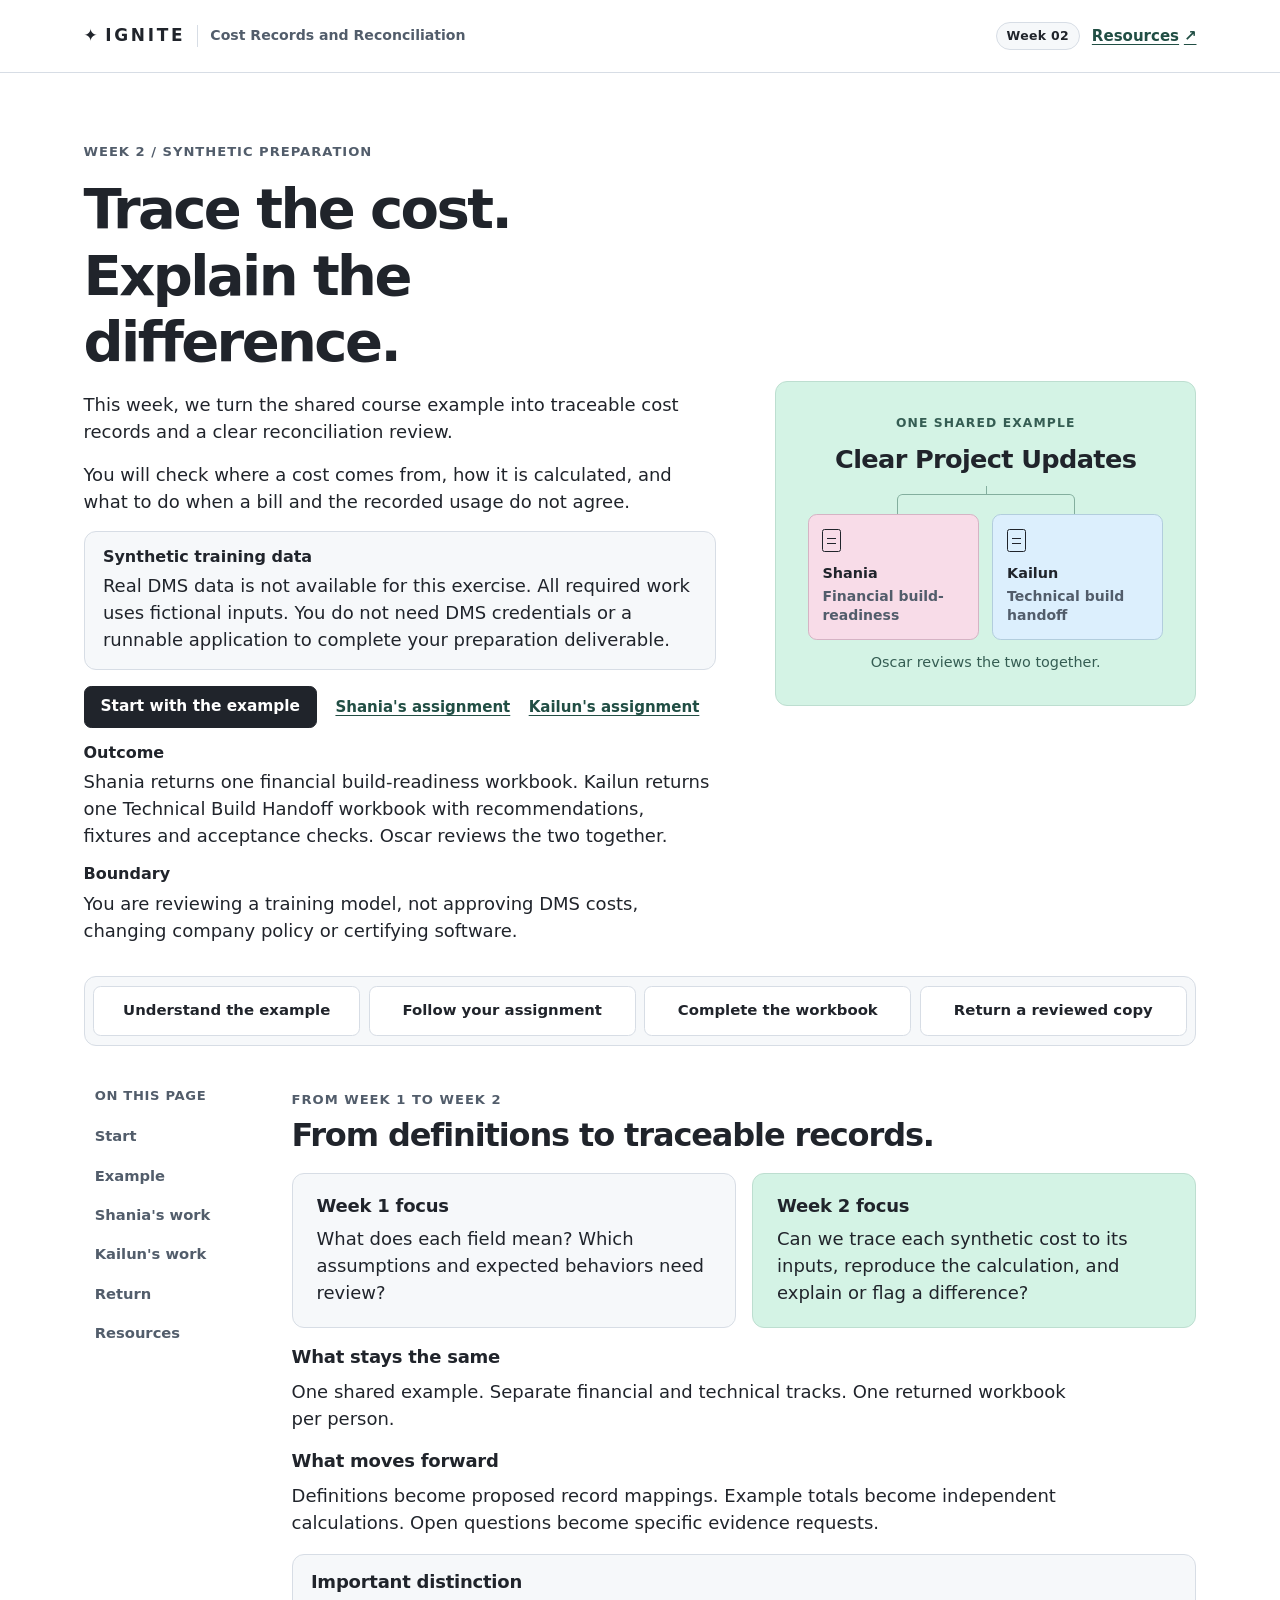
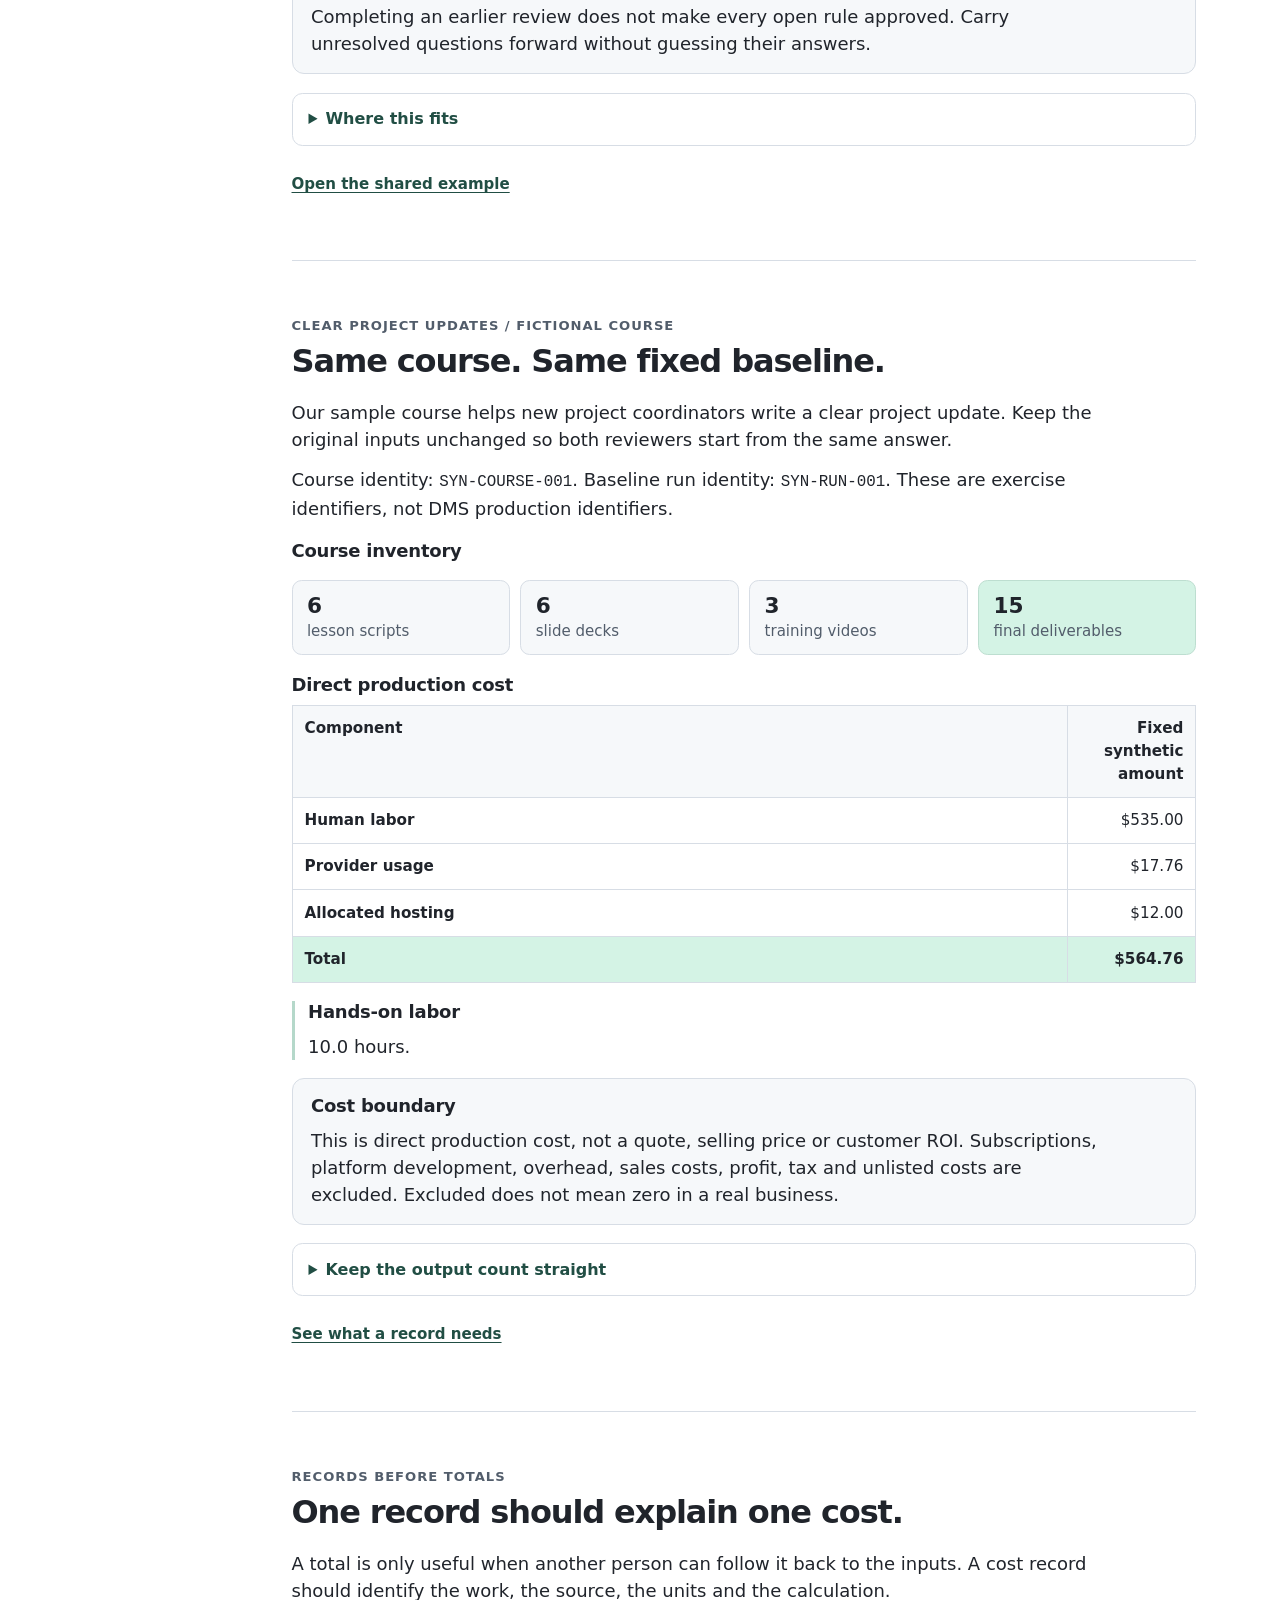
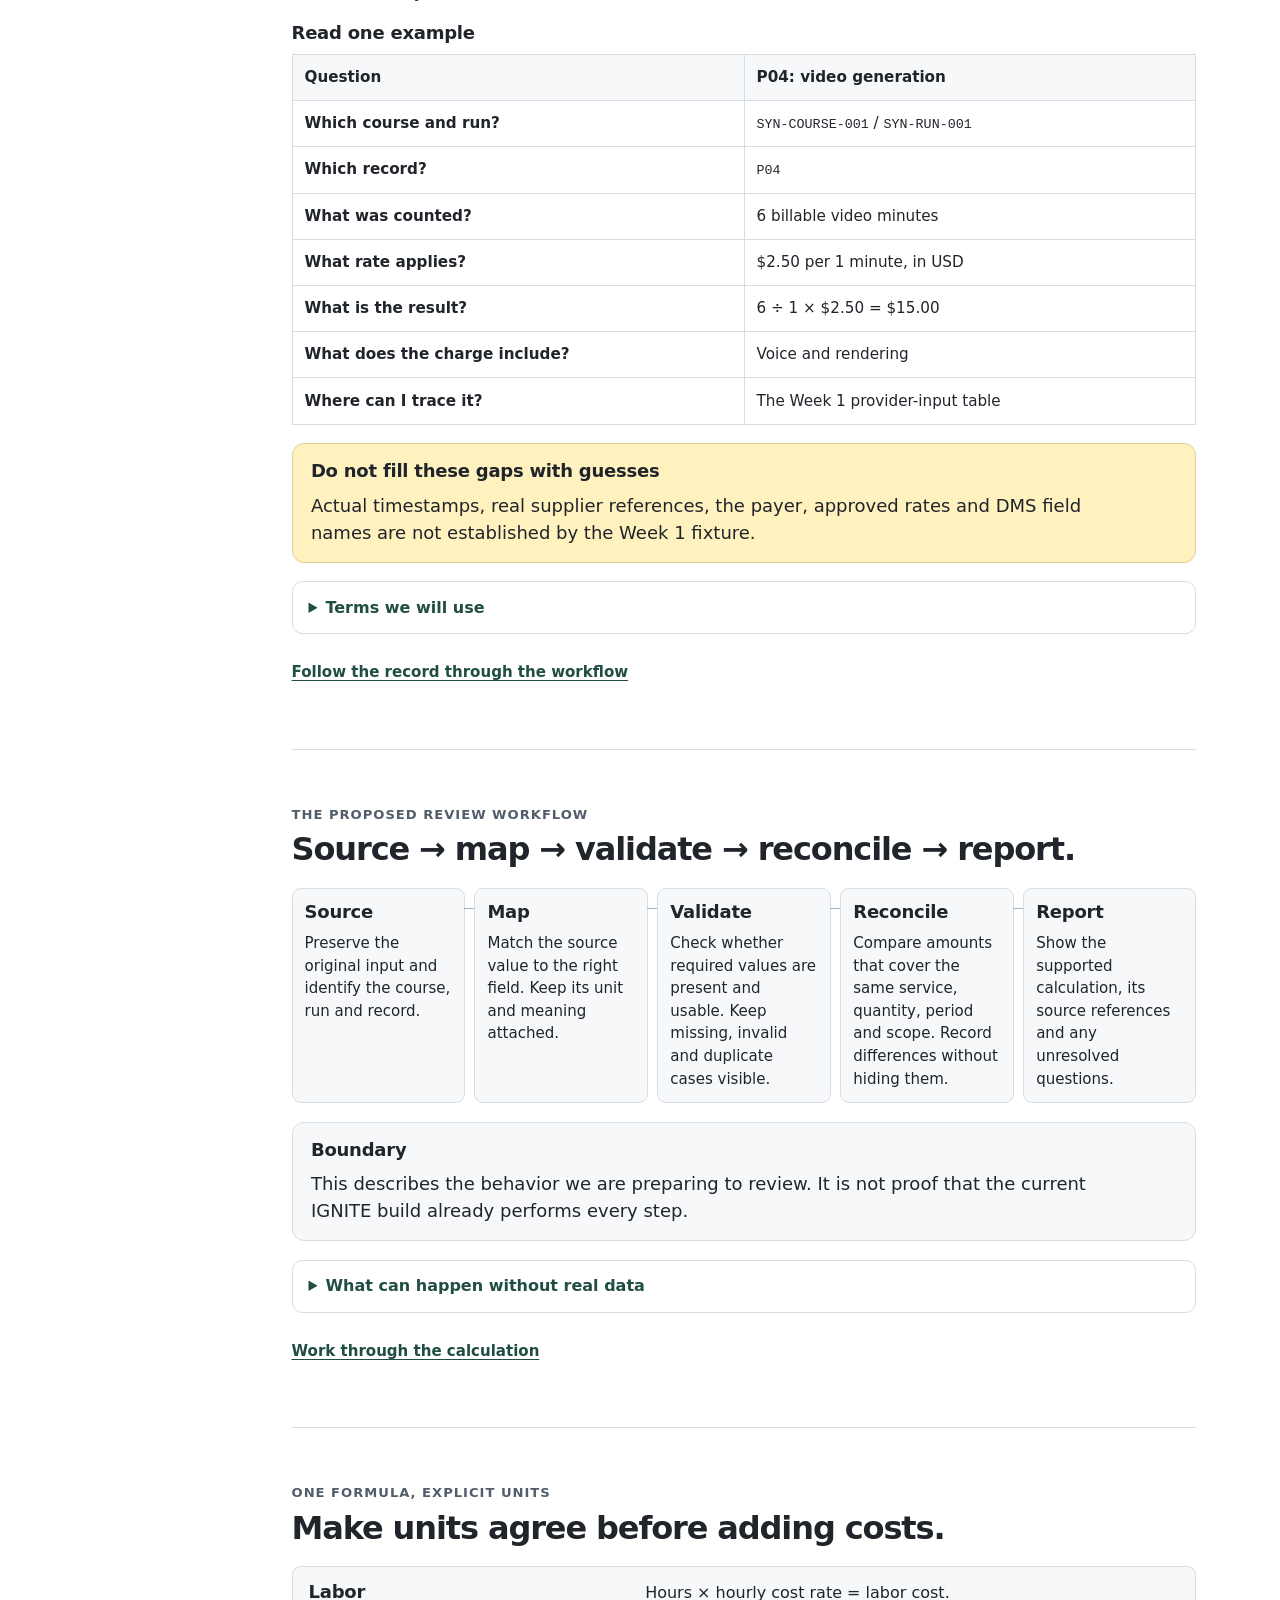
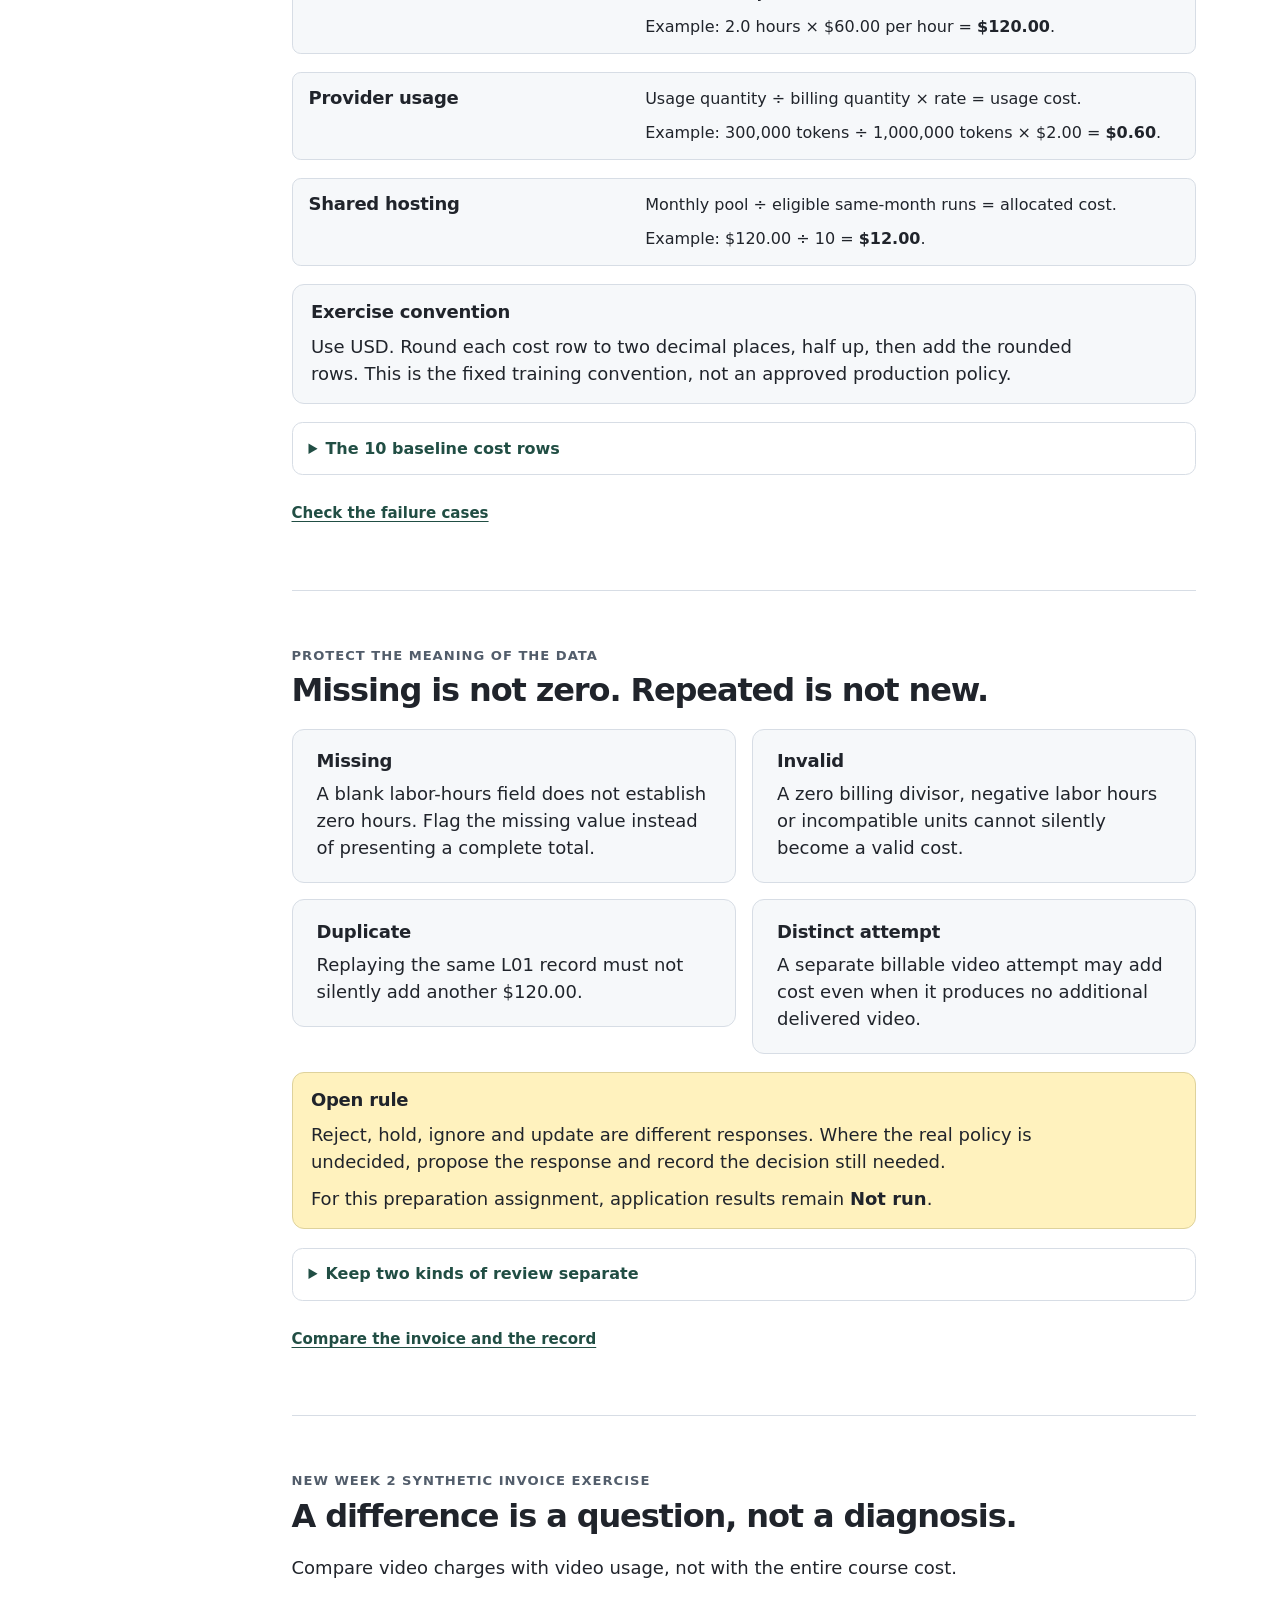
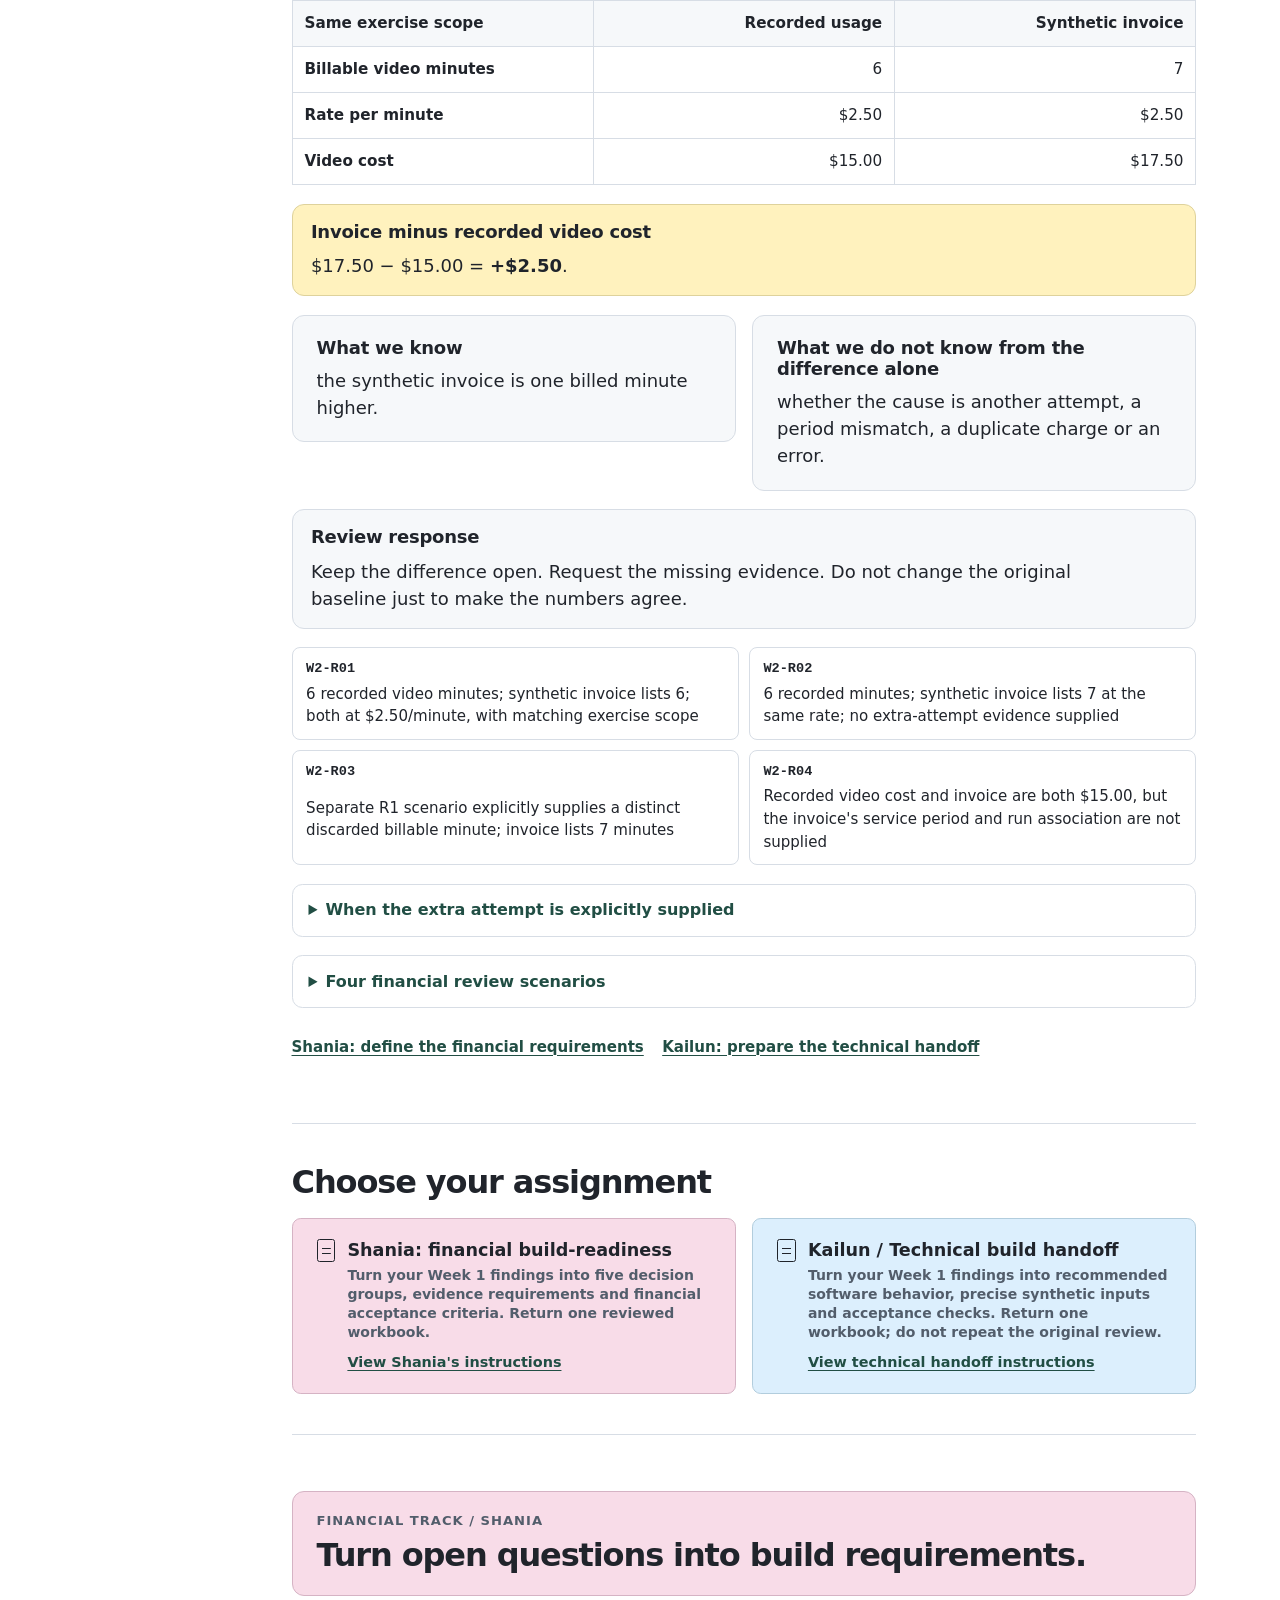
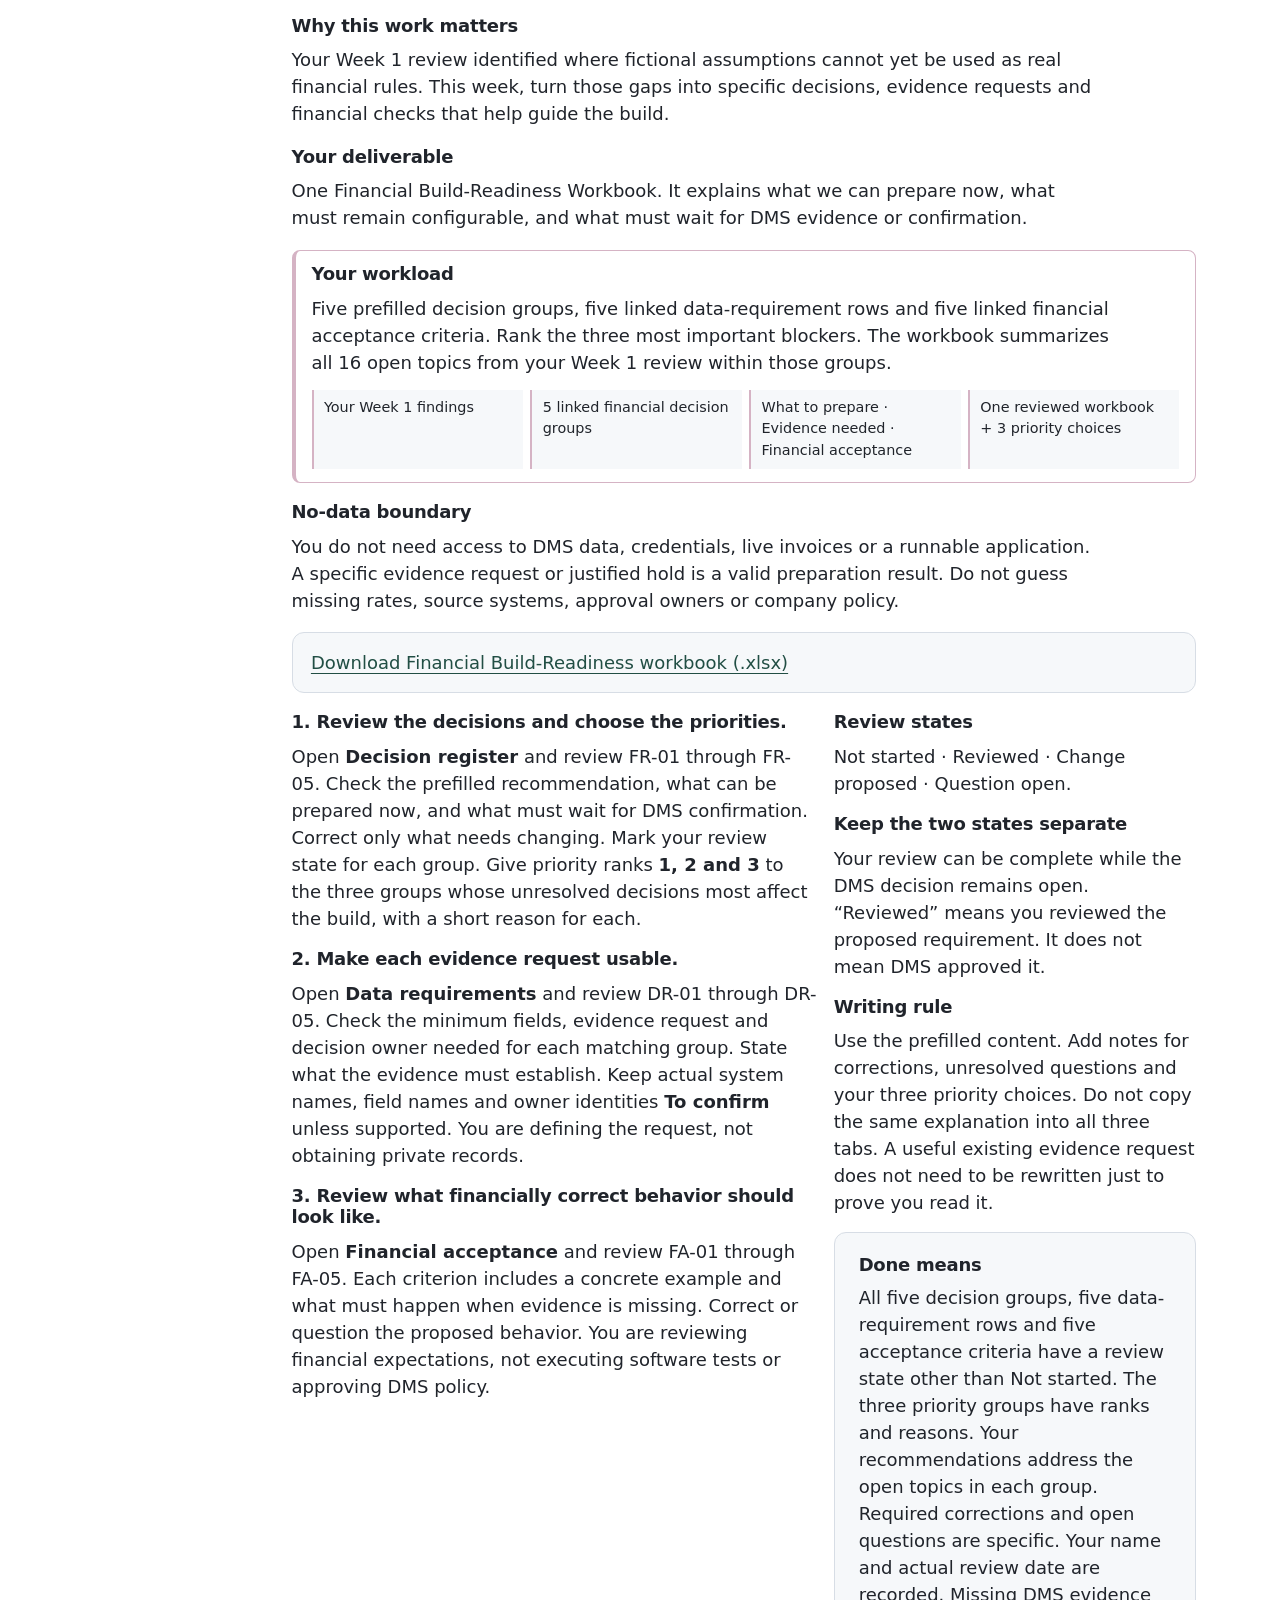
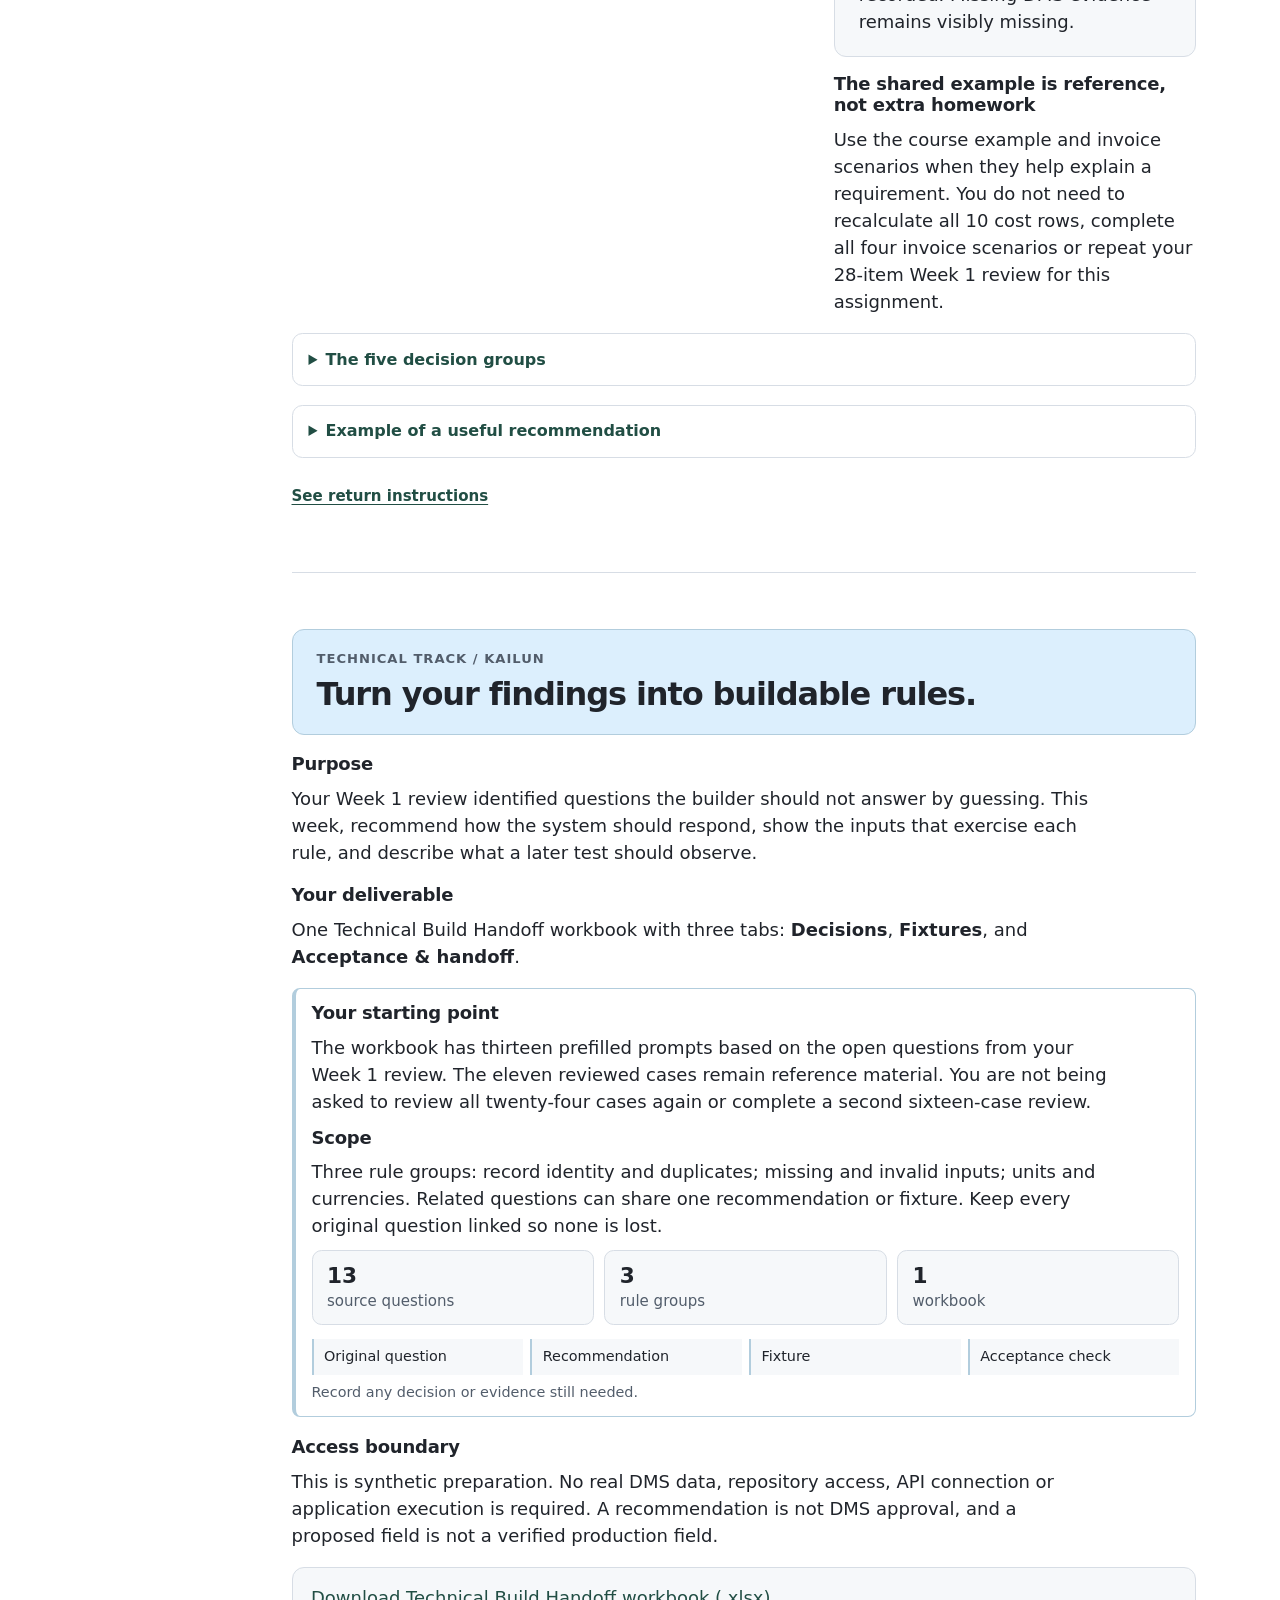
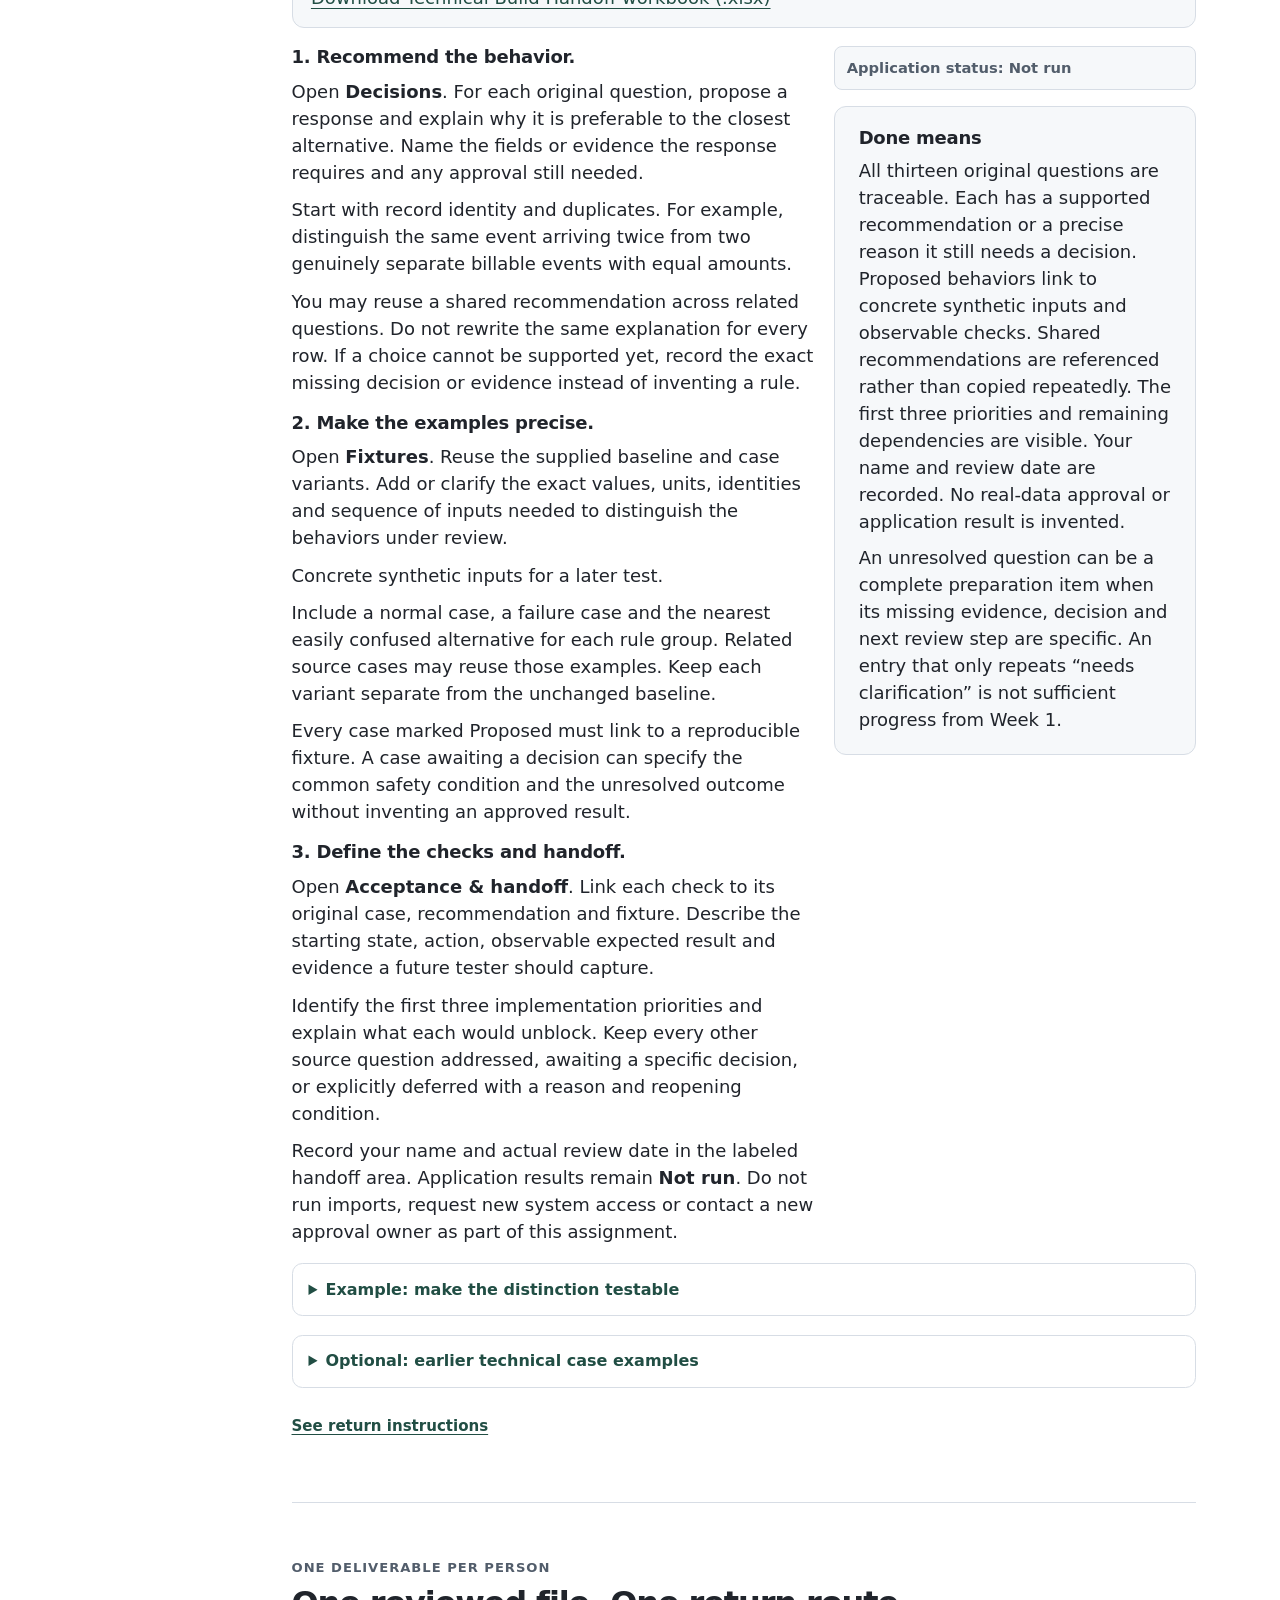
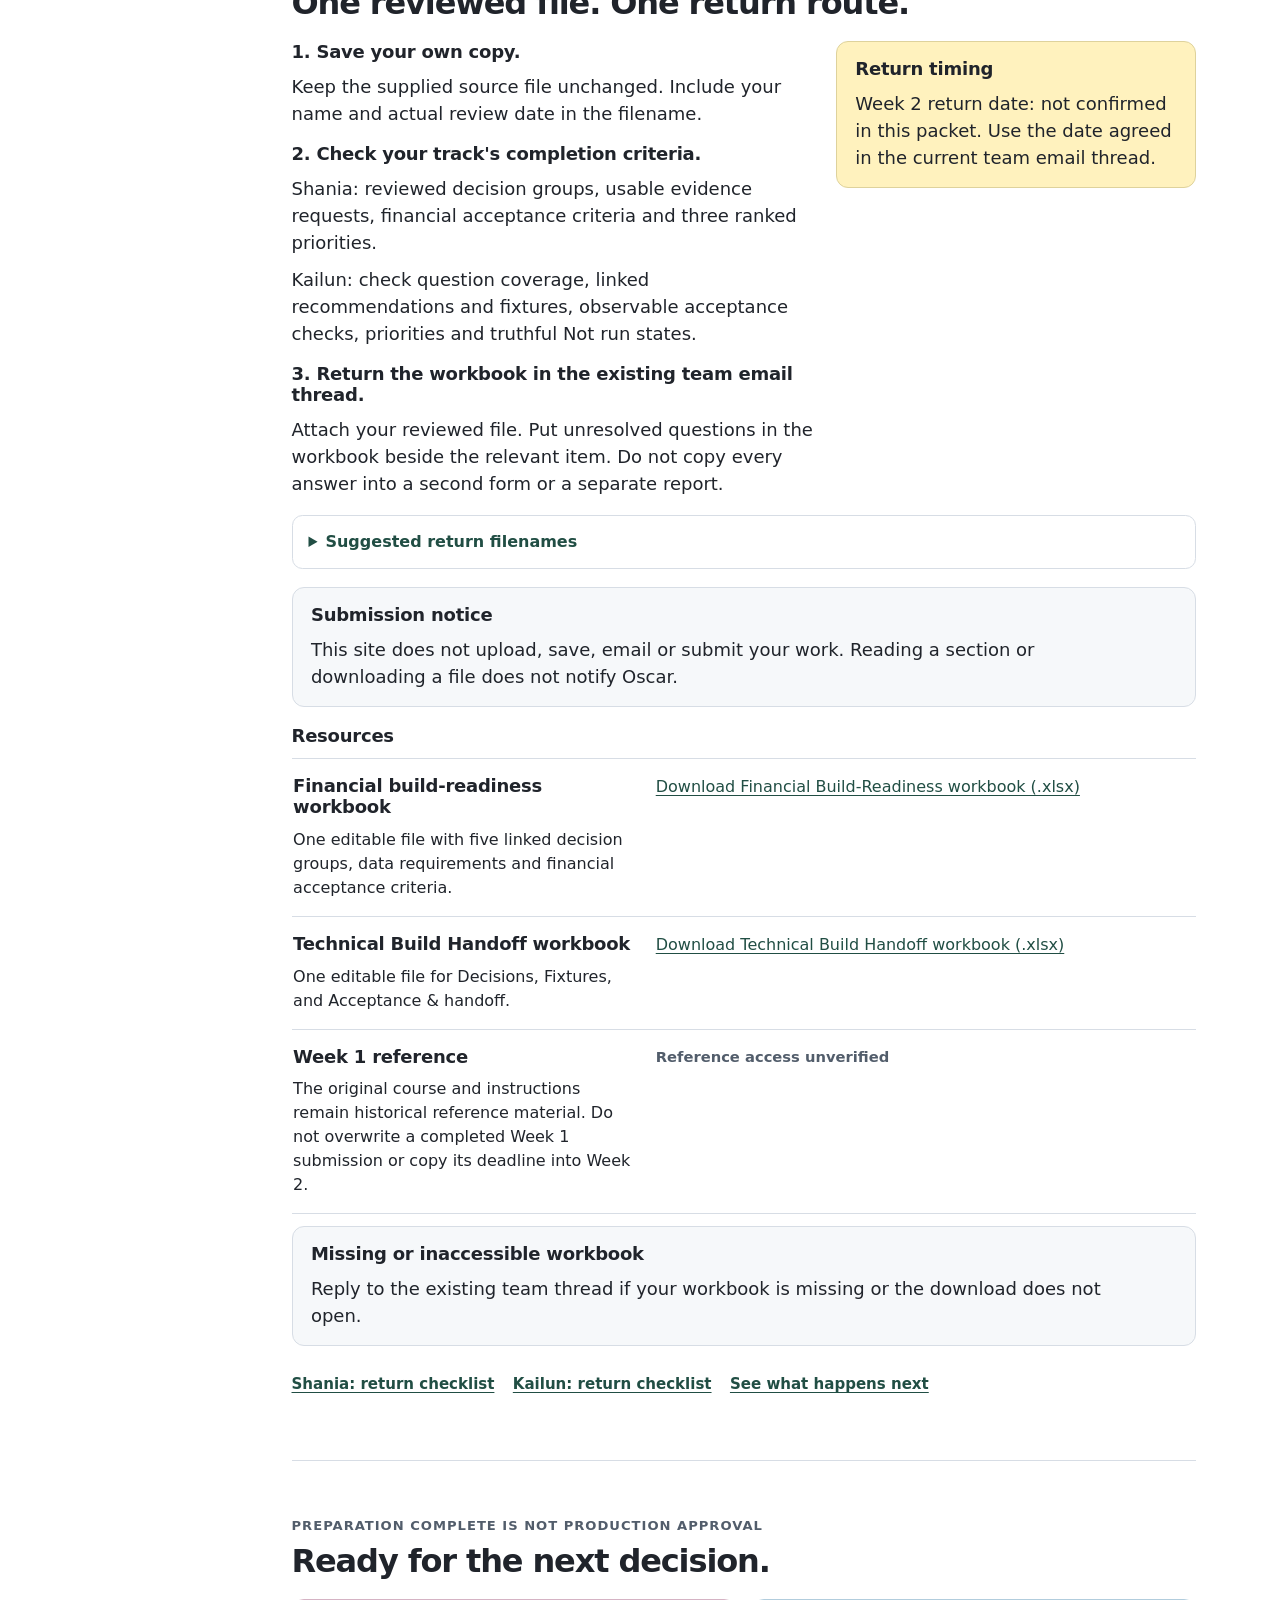
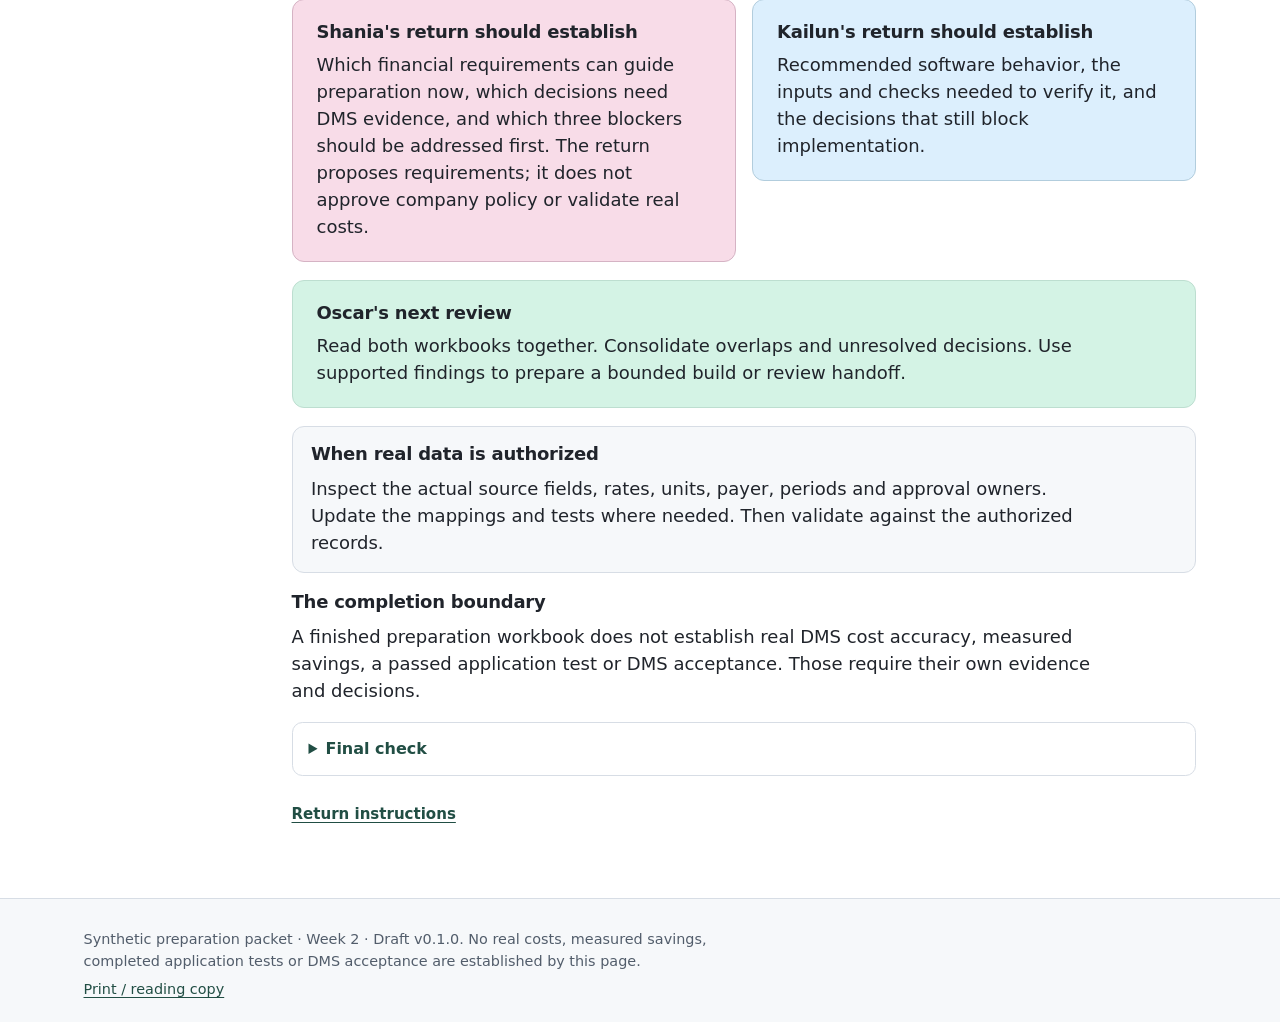
<file: index.html>
<!doctype html>
<html lang="en">
<head>
  <meta charset="utf-8">
  <meta name="viewport" content="width=device-width, initial-scale=1">
  <meta name="robots" content="noindex,nofollow">
  <meta name="description" content="IGNITE Week 2. Trace synthetic cost records, compare video invoice evidence, and find your assignment.">
  <title>IGNITE / Week 2 Workspace</title>
  <link rel="icon" href="data:,">
  <link rel="stylesheet" href="./assets/week2.css">
  <script src="./assets/week2.js" defer></script>
</head>
<body>
  <a class="skip-link" href="#main">Skip to main content</a>
  <header class="topbar">
    <div class="shell topbar-inner">
      <div class="brand">
        <a class="wordmark" href="#start"><span aria-hidden="true">✦</span> IGNITE</a>
        <span class="descriptor">Cost Records and Reconciliation</span>
      </div>
      <div class="top-actions">
        <span class="week-chip">Week 02</span>
        <a href="#resources">Resources <span aria-hidden="true">↗</span></a>
      </div>
    </div>
  </header>
  <main id="main" class="shell" tabindex="-1">
    <section id="start" data-lesson="S01" class="hero" aria-labelledby="page-title">
    <div class="hero-copy">
      <p class="eyebrow">WEEK 2 / SYNTHETIC PREPARATION</p>
      <h1 id="page-title">Trace the cost.<br class="hero-break"> Explain the difference.</h1>
      <p>This week, we turn the shared course example into traceable cost records and a clear reconciliation review.</p>
<p>You will check where a cost comes from, how it is calculated, and what to do when a bill and the recorded usage do not agree.</p>
      <div class="notice"><h2>Synthetic training data</h2><p>Real DMS data is not available for this exercise. All required work uses fictional inputs. You do not need DMS credentials or a runnable application to complete your preparation deliverable.</p></div>
      <div class="links section-actions"><a class="button" href="#example">Start with the example</a><a href="#financial">Shania&#39;s assignment</a><a href="#technical">Kailun&#39;s assignment</a></div>
      <div class="copy-group"><h2>Outcome</h2><p>Shania returns one financial build-readiness workbook. Kailun returns one Technical Build Handoff workbook with recommendations, fixtures and acceptance checks. Oscar reviews the two together.</p></div><div class="copy-group"><h2>Boundary</h2><p>You are reviewing a training model, not approving DMS costs, changing company policy or certifying software.</p></div>
    </div>
    <div class="hero-art" aria-hidden="true">
      <span class="art-caption">One shared example</span>
      <strong class="art-title">Clear Project Updates</strong>
      <div class="book-connector"></div>
      <div class="book-pair"><div class="book book-financial">
    <span class="book-icon" aria-hidden="true"></span>
    <span><strong>Shania</strong> <small>Financial build-readiness</small></span>
  </div><div class="book book-technical">
    <span class="book-icon" aria-hidden="true"></span>
    <span><strong>Kailun</strong> <small>Technical build handoff</small></span>
  </div></div>
      <span class="art-foot">Oscar reviews the two together.</span>
    </div>
  </section>
    <nav aria-label="Reading path"><ol class="reading-path"><li><a href="#example">Understand the example</a></li><li><a href="#assignments">Follow your assignment</a></li><li><a href="#assignments">Complete the workbook</a></li><li><a href="#handoff">Return a reviewed copy</a></li></ol></nav>
    <div class="workspace-grid">
      <nav class="index" aria-label="On this page"><div class="index-inner"><p>On this page</p><ul><li><a href="#start">Start</a></li><li><a href="#example">Example</a></li><li><a href="#financial">Shania&#39;s work</a></li><li><a href="#technical">Kailun&#39;s work</a></li><li><a href="#handoff">Return</a></li><li><a href="#resources">Resources</a></li></ul></div></nav>
      <div class="lessons"><section id="context" data-lesson="S02" class="lesson" aria-labelledby="context-title">
    <div class="section-heading">
      <p class="eyebrow">FROM WEEK 1 TO WEEK 2</p>
      <h2 id="context-title">From definitions to traceable records.</h2>
    </div>
    <div class="panels"><div class="panel"><h3>Week 1 focus</h3><p>What does each field mean? Which assumptions and expected behaviors need review?</p></div><div class="panel panel-mint"><h3>Week 2 focus</h3><p>Can we trace each synthetic cost to its inputs, reproduce the calculation, and explain or flag a difference?</p></div></div><div class="copy-group"><h3>What stays the same</h3><p>One shared example. Separate financial and technical tracks. One returned workbook per person.</p></div><div class="copy-group"><h3>What moves forward</h3><p>Definitions become proposed record mappings. Example totals become independent calculations. Open questions become specific evidence requests.</p></div><div class="notice"><h3>Important distinction</h3><p>Completing an earlier review does not make every open rule approved. Carry unresolved questions forward without guessing their answers.</p></div>
    <details class="reference"><summary>Where this fits</summary><div class="reference-body"><div class="table-wrap"><table role="table"><thead role="rowgroup"><tr role="row"><th scope="col" role="columnheader">Proposed learning cycle</th><th scope="col" role="columnheader">Focus</th></tr></thead><tbody role="rowgroup"><tr role="row"><th scope="row" role="rowheader" data-label="Proposed learning cycle"><span class="cell-label" aria-hidden="true">Proposed learning cycle</span><span class="cell-value">Week 1</span></th><td role="cell" data-label="Focus"><span class="cell-label" aria-hidden="true">Focus</span><span class="cell-value">Discovery, definitions and test planning</span></td></tr><tr role="row"><th scope="row" role="rowheader" data-label="Proposed learning cycle"><span class="cell-label" aria-hidden="true">Proposed learning cycle</span><span class="cell-value">Week 2</span></th><td role="cell" data-label="Focus"><span class="cell-label" aria-hidden="true">Focus</span><span class="cell-value">Cost Records and reconciliation preparation</span></td></tr><tr role="row"><th scope="row" role="rowheader" data-label="Proposed learning cycle"><span class="cell-label" aria-hidden="true">Proposed learning cycle</span><span class="cell-value">Week 3</span></th><td role="cell" data-label="Focus"><span class="cell-label" aria-hidden="true">Focus</span><span class="cell-value">RFP source intake and estimate preparation</span></td></tr><tr role="row"><th scope="row" role="rowheader" data-label="Proposed learning cycle"><span class="cell-label" aria-hidden="true">Proposed learning cycle</span><span class="cell-value">Week 4</span></th><td role="cell" data-label="Focus"><span class="cell-label" aria-hidden="true">Focus</span><span class="cell-value">RFP review and licensing scenarios</span></td></tr><tr role="row"><th scope="row" role="rowheader" data-label="Proposed learning cycle"><span class="cell-label" aria-hidden="true">Proposed learning cycle</span><span class="cell-value">Week 5</span></th><td role="cell" data-label="Focus"><span class="cell-label" aria-hidden="true">Focus</span><span class="cell-value">Licensing, credits and optimization comparisons</span></td></tr><tr role="row"><th scope="row" role="rowheader" data-label="Proposed learning cycle"><span class="cell-label" aria-hidden="true">Proposed learning cycle</span><span class="cell-value">Week 6</span></th><td role="cell" data-label="Focus"><span class="cell-label" aria-hidden="true">Focus</span><span class="cell-value">Integrated review and handover</span></td></tr></tbody></table></div>
<p>This is the working sequence, not a confirmed calendar, completion report or authorization to start a commercial milestone. Real-data validation remains a separate later step.</p></div></details>
    <div class="links section-actions"><a href="#example">Open the shared example</a></div>
  </section><section id="example" data-lesson="S03" class="lesson" aria-labelledby="example-title">
    <div class="section-heading">
      <p class="eyebrow">CLEAR PROJECT UPDATES / FICTIONAL COURSE</p>
      <h2 id="example-title">Same course. Same fixed baseline.</h2>
    </div>
    <p>Our sample course helps new project coordinators write a clear project update. Keep the original inputs unchanged so both reviewers start from the same answer.</p>
<p>Course identity: <code>SYN-COURSE-001</code>. Baseline run identity: <code>SYN-RUN-001</code>. These are exercise identifiers, not DMS production identifiers.</p><h3>Course inventory</h3><ul class="inventory"><li class="metric"><strong>6</strong><span>lesson scripts</span></li><li class="metric"><strong>6</strong><span>slide decks</span></li><li class="metric"><strong>3</strong><span>training videos</span></li><li class="metric"><strong>15</strong><span>final deliverables</span></li></ul><div class="baseline"><h3>Direct production cost</h3><div class="table-wrap"><table role="table"><thead role="rowgroup"><tr role="row"><th scope="col" role="columnheader">Component</th><th scope="col" role="columnheader" class="numeric">Fixed synthetic amount</th></tr></thead><tbody role="rowgroup"><tr role="row"><th scope="row" role="rowheader" data-label="Component"><span class="cell-label" aria-hidden="true">Component</span><span class="cell-value">Human labor</span></th><td role="cell" class="numeric" data-label="Fixed synthetic amount"><span class="cell-label" aria-hidden="true">Fixed synthetic amount</span><span class="cell-value">$535.00</span></td></tr><tr role="row"><th scope="row" role="rowheader" data-label="Component"><span class="cell-label" aria-hidden="true">Component</span><span class="cell-value">Provider usage</span></th><td role="cell" class="numeric" data-label="Fixed synthetic amount"><span class="cell-label" aria-hidden="true">Fixed synthetic amount</span><span class="cell-value">$17.76</span></td></tr><tr role="row"><th scope="row" role="rowheader" data-label="Component"><span class="cell-label" aria-hidden="true">Component</span><span class="cell-value">Allocated hosting</span></th><td role="cell" class="numeric" data-label="Fixed synthetic amount"><span class="cell-label" aria-hidden="true">Fixed synthetic amount</span><span class="cell-value">$12.00</span></td></tr><tr role="row"><th scope="row" role="rowheader" data-label="Component"><span class="cell-label" aria-hidden="true">Component</span><span class="cell-value"><strong>Total</strong></span></th><td role="cell" class="numeric" data-label="Fixed synthetic amount"><span class="cell-label" aria-hidden="true">Fixed synthetic amount</span><span class="cell-value"><strong>$564.76</strong></span></td></tr></tbody></table></div></div><div class="hands-on"><h3>Hands-on labor</h3><p>10.0 hours.</p></div><div class="notice"><h3>Cost boundary</h3><p>This is direct production cost, not a quote, selling price or customer ROI. Subscriptions, platform development, overhead, sales costs, profit, tax and unlisted costs are excluded. Excluded does not mean zero in a real business.</p></div>
    <details class="reference"><summary>Keep the output count straight</summary><div class="reference-body"><p>Each script is approximately 500 words. Each deck contains 6 slides. The decks contain 36 slides and 30 embedded images in total. Each of the 3 videos is 2 minutes long.</p>
<p>Slides, embedded images and finished minutes are components or measurements, not additional final deliverables. This packet does not ask you to create the scripts, decks, images or videos.</p>
<p>The earlier manual comparison remains an assumed scenario: $1,152.00 and 21.0 hands-on hours. It is not measured savings evidence and is not an additional Week 2 assignment.</p></div></details>
    <div class="links section-actions"><a href="#cost-record">See what a record needs</a></div>
  </section><section id="cost-record" data-lesson="S04" class="lesson" aria-labelledby="cost-record-title">
    <div class="section-heading">
      <p class="eyebrow">RECORDS BEFORE TOTALS</p>
      <h2 id="cost-record-title">One record should explain one cost.</h2>
    </div>
    <p>A total is only useful when another person can follow it back to the inputs. A cost record should identify the work, the source, the units and the calculation.</p><div class="copy-group"><h3>Read one example</h3><div class="table-wrap"><table role="table"><thead role="rowgroup"><tr role="row"><th scope="col" role="columnheader">Question</th><th scope="col" role="columnheader">P04: video generation</th></tr></thead><tbody role="rowgroup"><tr role="row"><th scope="row" role="rowheader" data-label="Question"><span class="cell-label" aria-hidden="true">Question</span><span class="cell-value">Which course and run?</span></th><td role="cell" data-label="P04: video generation"><span class="cell-label" aria-hidden="true">P04: video generation</span><span class="cell-value"><code>SYN-COURSE-001</code> / <code>SYN-RUN-001</code></span></td></tr><tr role="row"><th scope="row" role="rowheader" data-label="Question"><span class="cell-label" aria-hidden="true">Question</span><span class="cell-value">Which record?</span></th><td role="cell" data-label="P04: video generation"><span class="cell-label" aria-hidden="true">P04: video generation</span><span class="cell-value"><code>P04</code></span></td></tr><tr role="row"><th scope="row" role="rowheader" data-label="Question"><span class="cell-label" aria-hidden="true">Question</span><span class="cell-value">What was counted?</span></th><td role="cell" data-label="P04: video generation"><span class="cell-label" aria-hidden="true">P04: video generation</span><span class="cell-value">6 billable video minutes</span></td></tr><tr role="row"><th scope="row" role="rowheader" data-label="Question"><span class="cell-label" aria-hidden="true">Question</span><span class="cell-value">What rate applies?</span></th><td role="cell" data-label="P04: video generation"><span class="cell-label" aria-hidden="true">P04: video generation</span><span class="cell-value">$2.50 per 1 minute, in USD</span></td></tr><tr role="row"><th scope="row" role="rowheader" data-label="Question"><span class="cell-label" aria-hidden="true">Question</span><span class="cell-value">What is the result?</span></th><td role="cell" data-label="P04: video generation"><span class="cell-label" aria-hidden="true">P04: video generation</span><span class="cell-value">6 ÷ 1 × $2.50 = $15.00</span></td></tr><tr role="row"><th scope="row" role="rowheader" data-label="Question"><span class="cell-label" aria-hidden="true">Question</span><span class="cell-value">What does the charge include?</span></th><td role="cell" data-label="P04: video generation"><span class="cell-label" aria-hidden="true">P04: video generation</span><span class="cell-value">Voice and rendering</span></td></tr><tr role="row"><th scope="row" role="rowheader" data-label="Question"><span class="cell-label" aria-hidden="true">Question</span><span class="cell-value">Where can I trace it?</span></th><td role="cell" data-label="P04: video generation"><span class="cell-label" aria-hidden="true">P04: video generation</span><span class="cell-value">The Week 1 provider-input table</span></td></tr></tbody></table></div></div><div class="notice notice-warn"><h3>Do not fill these gaps with guesses</h3><p>Actual timestamps, real supplier references, the payer, approved rates and DMS field names are not established by the Week 1 fixture.</p></div>
    <details class="reference"><summary>Terms we will use</summary><div class="reference-body"><p><strong>Source reference:</strong> where the input came from. In this packet, it points to a training table or an explicitly synthetic invoice excerpt.</p>
<p><strong>Record identity:</strong> the label used to distinguish one record from another. A copied record and a separate billable event are not the same thing.</p>
<p><strong>Payer:</strong> the party responsible for the charge. Do not assume it is DMS merely because DMS is the project client.</p>
<p><strong>Allocation:</strong> a stated method for assigning a share of a common cost. The exercise uses $120.00 divided across 10 equal-weight same-month course runs. That is not an approved DMS allocation policy.</p>
<p><strong>Mapping:</strong> the relationship between a source field and the field we propose to use. Without a real DMS source schema, this remains a proposed mapping.</p></div></details>
    <div class="links section-actions"><a href="#workflow">Follow the record through the workflow</a></div>
  </section><section id="workflow" data-lesson="S05" class="lesson" aria-labelledby="workflow-title">
    <div class="section-heading">
      <p class="eyebrow">THE PROPOSED REVIEW WORKFLOW</p>
      <h2 id="workflow-title">Source → map → validate → reconcile → report.</h2>
    </div>
    <ol class="workflow"><li><div class="copy-group"><h3>Source</h3><p>Preserve the original input and identify the course, run and record.</p></div></li><li><div class="copy-group"><h3>Map</h3><p>Match the source value to the right field. Keep its unit and meaning attached.</p></div></li><li><div class="copy-group"><h3>Validate</h3><p>Check whether required values are present and usable. Keep missing, invalid and duplicate cases visible.</p></div></li><li><div class="copy-group"><h3>Reconcile</h3><p>Compare amounts that cover the same service, quantity, period and scope. Record differences without hiding them.</p></div></li><li><div class="copy-group"><h3>Report</h3><p>Show the supported calculation, its source references and any unresolved questions.</p></div></li></ol><div class="notice"><h3>Boundary</h3><p>This describes the behavior we are preparing to review. It is not proof that the current IGNITE build already performs every step.</p></div>
    <details class="reference"><summary>What can happen without real data</summary><div class="reference-body"><p>You can trace a fictional row, recompute its cost, review an expected error response and identify the evidence needed for a real reconciliation.</p>
<p>You cannot confirm a real invoice, infer an actual customer&#39;s usage, approve a DMS rate, or verify a live adapter from this packet.</p>
<p>When authorized data becomes available, the actual fields, identities, periods and policies must be inspected. The proposed structure may need changes. A familiar training format does not guarantee plug-in compatibility.</p></div></details>
    <div class="links section-actions"><a href="#calculate">Work through the calculation</a></div>
  </section><section id="calculate" data-lesson="S06" class="lesson" aria-labelledby="calculate-title">
    <div class="section-heading">
      <p class="eyebrow">ONE FORMULA, EXPLICIT UNITS</p>
      <h2 id="calculate-title">Make units agree before adding costs.</h2>
    </div>
    <div class="formula"><h3>Labor</h3><p>Hours × hourly cost rate = labor cost.</p>
<p>Example: 2.0 hours × $60.00 per hour = <strong>$120.00</strong>.</p></div><div class="formula"><h3>Provider usage</h3><p>Usage quantity ÷ billing quantity × rate = usage cost.</p>
<p>Example: 300,000 tokens ÷ 1,000,000 tokens × $2.00 = <strong>$0.60</strong>.</p></div><div class="formula"><h3>Shared hosting</h3><p>Monthly pool ÷ eligible same-month runs = allocated cost.</p>
<p>Example: $120.00 ÷ 10 = <strong>$12.00</strong>.</p></div><div class="notice"><h3>Exercise convention</h3><p>Use USD. Round each cost row to two decimal places, half up, then add the rounded rows. This is the fixed training convention, not an approved production policy.</p></div>
    <details class="reference"><summary>The 10 baseline cost rows</summary><div class="reference-body"><div class="table-wrap"><table role="table"><thead role="rowgroup"><tr role="row"><th scope="col" role="columnheader">Record</th><th scope="col" role="columnheader">Input</th><th scope="col" role="columnheader">Calculation</th><th scope="col" role="columnheader" class="numeric">Fixed row cost</th></tr></thead><tbody role="rowgroup"><tr role="row"><th scope="row" role="rowheader" data-label="Record"><span class="cell-label" aria-hidden="true">Record</span><span class="cell-value">L01</span></th><td role="cell" data-label="Input"><span class="cell-label" aria-hidden="true">Input</span><span class="cell-value">Planning and outline</span></td><td role="cell" data-label="Calculation"><span class="cell-label" aria-hidden="true">Calculation</span><span class="cell-value">2.0 hours × $60.00/hour</span></td><td role="cell" class="numeric" data-label="Fixed row cost"><span class="cell-label" aria-hidden="true">Fixed row cost</span><span class="cell-value">$120.00</span></td></tr><tr role="row"><th scope="row" role="rowheader" data-label="Record"><span class="cell-label" aria-hidden="true">Record</span><span class="cell-value">L02</span></th><td role="cell" data-label="Input"><span class="cell-label" aria-hidden="true">Input</span><span class="cell-value">Script drafting and review</span></td><td role="cell" data-label="Calculation"><span class="cell-label" aria-hidden="true">Calculation</span><span class="cell-value">2.5 hours × $60.00/hour</span></td><td role="cell" class="numeric" data-label="Fixed row cost"><span class="cell-label" aria-hidden="true">Fixed row cost</span><span class="cell-value">$150.00</span></td></tr><tr role="row"><th scope="row" role="rowheader" data-label="Record"><span class="cell-label" aria-hidden="true">Record</span><span class="cell-value">L03</span></th><td role="cell" data-label="Input"><span class="cell-label" aria-hidden="true">Input</span><span class="cell-value">Slide assembly and review</span></td><td role="cell" data-label="Calculation"><span class="cell-label" aria-hidden="true">Calculation</span><span class="cell-value">3.0 hours × $50.00/hour</span></td><td role="cell" class="numeric" data-label="Fixed row cost"><span class="cell-label" aria-hidden="true">Fixed row cost</span><span class="cell-value">$150.00</span></td></tr><tr role="row"><th scope="row" role="rowheader" data-label="Record"><span class="cell-label" aria-hidden="true">Record</span><span class="cell-value">L04</span></th><td role="cell" data-label="Input"><span class="cell-label" aria-hidden="true">Input</span><span class="cell-value">Video assembly and review</span></td><td role="cell" data-label="Calculation"><span class="cell-label" aria-hidden="true">Calculation</span><span class="cell-value">1.5 hours × $50.00/hour</span></td><td role="cell" class="numeric" data-label="Fixed row cost"><span class="cell-label" aria-hidden="true">Fixed row cost</span><span class="cell-value">$75.00</span></td></tr><tr role="row"><th scope="row" role="rowheader" data-label="Record"><span class="cell-label" aria-hidden="true">Record</span><span class="cell-value">L05</span></th><td role="cell" data-label="Input"><span class="cell-label" aria-hidden="true">Input</span><span class="cell-value">Final quality review</span></td><td role="cell" data-label="Calculation"><span class="cell-label" aria-hidden="true">Calculation</span><span class="cell-value">1.0 hour × $40.00/hour</span></td><td role="cell" class="numeric" data-label="Fixed row cost"><span class="cell-label" aria-hidden="true">Fixed row cost</span><span class="cell-value">$40.00</span></td></tr><tr role="row"><th scope="row" role="rowheader" data-label="Record"><span class="cell-label" aria-hidden="true">Record</span><span class="cell-value">P01</span></th><td role="cell" data-label="Input"><span class="cell-label" aria-hidden="true">Input</span><span class="cell-value">Text input</span></td><td role="cell" data-label="Calculation"><span class="cell-label" aria-hidden="true">Calculation</span><span class="cell-value">300,000 ÷ 1,000,000 × $2.00</span></td><td role="cell" class="numeric" data-label="Fixed row cost"><span class="cell-label" aria-hidden="true">Fixed row cost</span><span class="cell-value">$0.60</span></td></tr><tr role="row"><th scope="row" role="rowheader" data-label="Record"><span class="cell-label" aria-hidden="true">Record</span><span class="cell-value">P02</span></th><td role="cell" data-label="Input"><span class="cell-label" aria-hidden="true">Input</span><span class="cell-value">Text output</span></td><td role="cell" data-label="Calculation"><span class="cell-label" aria-hidden="true">Calculation</span><span class="cell-value">120,000 ÷ 1,000,000 × $8.00</span></td><td role="cell" class="numeric" data-label="Fixed row cost"><span class="cell-label" aria-hidden="true">Fixed row cost</span><span class="cell-value">$0.96</span></td></tr><tr role="row"><th scope="row" role="rowheader" data-label="Record"><span class="cell-label" aria-hidden="true">Record</span><span class="cell-value">P03</span></th><td role="cell" data-label="Input"><span class="cell-label" aria-hidden="true">Input</span><span class="cell-value">Slide images</span></td><td role="cell" data-label="Calculation"><span class="cell-label" aria-hidden="true">Calculation</span><span class="cell-value">30 ÷ 1 × $0.04</span></td><td role="cell" class="numeric" data-label="Fixed row cost"><span class="cell-label" aria-hidden="true">Fixed row cost</span><span class="cell-value">$1.20</span></td></tr><tr role="row"><th scope="row" role="rowheader" data-label="Record"><span class="cell-label" aria-hidden="true">Record</span><span class="cell-value">P04</span></th><td role="cell" data-label="Input"><span class="cell-label" aria-hidden="true">Input</span><span class="cell-value">Video generation</span></td><td role="cell" data-label="Calculation"><span class="cell-label" aria-hidden="true">Calculation</span><span class="cell-value">6 minutes ÷ 1 minute × $2.50</span></td><td role="cell" class="numeric" data-label="Fixed row cost"><span class="cell-label" aria-hidden="true">Fixed row cost</span><span class="cell-value">$15.00</span></td></tr><tr role="row"><th scope="row" role="rowheader" data-label="Record"><span class="cell-label" aria-hidden="true">Record</span><span class="cell-value">H01</span></th><td role="cell" data-label="Input"><span class="cell-label" aria-hidden="true">Input</span><span class="cell-value">Allocated hosting</span></td><td role="cell" data-label="Calculation"><span class="cell-label" aria-hidden="true">Calculation</span><span class="cell-value">$120.00 ÷ 10 same-month runs</span></td><td role="cell" class="numeric" data-label="Fixed row cost"><span class="cell-label" aria-hidden="true">Fixed row cost</span><span class="cell-value">$12.00</span></td></tr></tbody></table></div>
<p>Five labor rows total $535.00. Four provider rows total $17.76. Hosting contributes $12.00. Together they total $564.76.</p>
<p>H01 is an allocation row. Do not add the entire $120.00 hosting pool to this course and then add the $12.00 share again.</p>
<p>Text usage covers the whole run, including revisions and narration. The video rate includes voice and rendering. Do not charge these services again without a distinct, supported cost.</p>
<p><strong>Rounding illustration:</strong> two separate rows at $0.045 each round to $0.05 each, totaling $0.10. Rounding $0.09 only after adding the unrounded rows would produce a different result.</p></div></details>
    <div class="links section-actions"><a href="#exceptions">Check the failure cases</a></div>
  </section><section id="exceptions" data-lesson="S07" class="lesson" aria-labelledby="exceptions-title">
    <div class="section-heading">
      <p class="eyebrow">PROTECT THE MEANING OF THE DATA</p>
      <h2 id="exceptions-title">Missing is not zero. Repeated is not new.</h2>
    </div>
    <div class="panels"><div class="panel"><h3>Missing</h3><p>A blank labor-hours field does not establish zero hours. Flag the missing value instead of presenting a complete total.</p></div><div class="panel"><h3>Invalid</h3><p>A zero billing divisor, negative labor hours or incompatible units cannot silently become a valid cost.</p></div><div class="panel"><h3>Duplicate</h3><p>Replaying the same L01 record must not silently add another $120.00.</p></div><div class="panel"><h3>Distinct attempt</h3><p>A separate billable video attempt may add cost even when it produces no additional delivered video.</p></div></div><div class="notice notice-warn"><h3>Open rule</h3><p>Reject, hold, ignore and update are different responses. Where the real policy is undecided, propose the response and record the decision still needed.</p>
<p>For this preparation assignment, application results remain <strong>Not run</strong>.</p></div>
    <details class="reference"><summary>Keep two kinds of review separate</summary><div class="reference-body"><p><strong>Financial question:</strong> Is the amount, unit, allocation or scope supported by the supplied exercise?</p>
<p><strong>Technical question:</strong> What should the application do with this input, and how would we observe that behavior on a named build?</p>
<p>A proposed error message is not an observed error message. A reviewed test case is not a passed test. An unresolved question is a valid preparation result when the missing decision is specific.</p></div></details>
    <div class="links section-actions"><a href="#reconcile">Compare the invoice and the record</a></div>
  </section><section id="reconcile" data-lesson="S08" class="lesson" aria-labelledby="reconcile-title">
    <div class="section-heading">
      <p class="eyebrow">NEW WEEK 2 SYNTHETIC INVOICE EXERCISE</p>
      <h2 id="reconcile-title">A difference is a question, not a diagnosis.</h2>
    </div>
    <p>Compare video charges with video usage, not with the entire course cost.</p>
<div class="table-wrap"><table role="table"><thead role="rowgroup"><tr role="row"><th scope="col" role="columnheader">Same exercise scope</th><th scope="col" role="columnheader" class="numeric">Recorded usage</th><th scope="col" role="columnheader" class="numeric">Synthetic invoice</th></tr></thead><tbody role="rowgroup"><tr role="row"><th scope="row" role="rowheader" data-label="Same exercise scope"><span class="cell-label" aria-hidden="true">Same exercise scope</span><span class="cell-value">Billable video minutes</span></th><td role="cell" class="numeric" data-label="Recorded usage"><span class="cell-label" aria-hidden="true">Recorded usage</span><span class="cell-value">6</span></td><td role="cell" class="numeric" data-label="Synthetic invoice"><span class="cell-label" aria-hidden="true">Synthetic invoice</span><span class="cell-value">7</span></td></tr><tr role="row"><th scope="row" role="rowheader" data-label="Same exercise scope"><span class="cell-label" aria-hidden="true">Same exercise scope</span><span class="cell-value">Rate per minute</span></th><td role="cell" class="numeric" data-label="Recorded usage"><span class="cell-label" aria-hidden="true">Recorded usage</span><span class="cell-value">$2.50</span></td><td role="cell" class="numeric" data-label="Synthetic invoice"><span class="cell-label" aria-hidden="true">Synthetic invoice</span><span class="cell-value">$2.50</span></td></tr><tr role="row"><th scope="row" role="rowheader" data-label="Same exercise scope"><span class="cell-label" aria-hidden="true">Same exercise scope</span><span class="cell-value">Video cost</span></th><td role="cell" class="numeric" data-label="Recorded usage"><span class="cell-label" aria-hidden="true">Recorded usage</span><span class="cell-value">$15.00</span></td><td role="cell" class="numeric" data-label="Synthetic invoice"><span class="cell-label" aria-hidden="true">Synthetic invoice</span><span class="cell-value">$17.50</span></td></tr></tbody></table></div><div class="difference notice notice-warn"><h3>Invoice minus recorded video cost</h3><p>$17.50 − $15.00 = <strong>+$2.50</strong>.</p></div><div class="panels"><div class="panel"><h3>What we know</h3><p>the synthetic invoice is one billed minute higher.</p></div><div class="panel"><h3>What we do not know from the difference alone</h3><p>whether the cause is another attempt, a period mismatch, a duplicate charge or an error.</p></div></div><div class="notice"><h3>Review response</h3><p>Keep the difference open. Request the missing evidence. Do not change the original baseline just to make the numbers agree.</p></div><ul class="scenario-list"><li><strong>W2-R01</strong><span>6 recorded video minutes; synthetic invoice lists 6; both at $2.50/minute, with matching exercise scope</span></li><li><strong>W2-R02</strong><span>6 recorded minutes; synthetic invoice lists 7 at the same rate; no extra-attempt evidence supplied</span></li><li><strong>W2-R03</strong><span>Separate R1 scenario explicitly supplies a distinct discarded billable minute; invoice lists 7 minutes</span></li><li><strong>W2-R04</strong><span>Recorded video cost and invoice are both $15.00, but the invoice&#39;s service period and run association are not supplied</span></li></ul>
    <details class="reference"><summary>When the extra attempt is explicitly supplied</summary><div class="reference-body"><p>The separate Week 1 R1 scenario states that one additional minute was billed but discarded. When that fact is supplied as part of the training evidence:</p>
<ul><li>Recorded video usage becomes 7 billable minutes and $17.50.</li><li>Total provider usage becomes $20.26.</li><li>Direct production cost becomes $567.26.</li><li>Final deliverables stay at 15, including 3 delivered videos.</li></ul>
<p>The extra minute explains the invoice difference <strong>in that separate scenario</strong>. The invoice alone did not prove the cause.</p>
<p>Keep <code>SYN-RUN-001</code> at $564.76. Use the separate <code>SYN-RUN-001-R1</code> scenario for $567.26. Do not add the two complete scenarios together as if they were independent course totals.</p>
<p>Labor and hosting stay fixed only to isolate this exercise. A real retry could require additional labor or other resources.</p>
<p><strong>Do not count the invoice twice:</strong> a bill used to check an already recorded usage cost is not automatically another cost event. Adding the invoice total on top of the same underlying usage would double-count that cost.</p></div></details><details class="reference"><summary>Four financial review scenarios</summary><div class="reference-body"><div class="table-wrap"><table role="table"><thead role="rowgroup"><tr role="row"><th scope="col" role="columnheader">ID</th><th scope="col" role="columnheader">Supplied training facts</th><th scope="col" role="columnheader">Arithmetic result</th><th scope="col" role="columnheader">Review conclusion</th></tr></thead><tbody role="rowgroup"><tr role="row"><th scope="row" role="rowheader" data-label="ID"><span class="cell-label" aria-hidden="true">ID</span><span class="cell-value">W2-R01</span></th><td role="cell" data-label="Supplied training facts"><span class="cell-label" aria-hidden="true">Supplied training facts</span><span class="cell-value">6 recorded video minutes; synthetic invoice lists 6; both at $2.50/minute, with matching exercise scope</span></td><td role="cell" data-label="Arithmetic result"><span class="cell-label" aria-hidden="true">Arithmetic result</span><span class="cell-value">$15.00 − $15.00 = $0.00</span></td><td role="cell" data-label="Review conclusion"><span class="cell-label" aria-hidden="true">Review conclusion</span><span class="cell-value">Arithmetic match within the synthetic scope; not approval of a real bill</span></td></tr><tr role="row"><th scope="row" role="rowheader" data-label="ID"><span class="cell-label" aria-hidden="true">ID</span><span class="cell-value">W2-R02</span></th><td role="cell" data-label="Supplied training facts"><span class="cell-label" aria-hidden="true">Supplied training facts</span><span class="cell-value">6 recorded minutes; synthetic invoice lists 7 at the same rate; no extra-attempt evidence supplied</span></td><td role="cell" data-label="Arithmetic result"><span class="cell-label" aria-hidden="true">Arithmetic result</span><span class="cell-value">$17.50 − $15.00 = +$2.50</span></td><td role="cell" data-label="Review conclusion"><span class="cell-label" aria-hidden="true">Review conclusion</span><span class="cell-value">Unexplained difference; request evidence instead of assuming a cause</span></td></tr><tr role="row"><th scope="row" role="rowheader" data-label="ID"><span class="cell-label" aria-hidden="true">ID</span><span class="cell-value">W2-R03</span></th><td role="cell" data-label="Supplied training facts"><span class="cell-label" aria-hidden="true">Supplied training facts</span><span class="cell-value">Separate R1 scenario explicitly supplies a distinct discarded billable minute; invoice lists 7 minutes</span></td><td role="cell" data-label="Arithmetic result"><span class="cell-label" aria-hidden="true">Arithmetic result</span><span class="cell-value">$17.50 − $17.50 = $0.00</span></td><td role="cell" data-label="Review conclusion"><span class="cell-label" aria-hidden="true">Review conclusion</span><span class="cell-value">Difference explained by supplied synthetic evidence; whole-run total $567.26, not a second charge on top of the original scenario</span></td></tr><tr role="row"><th scope="row" role="rowheader" data-label="ID"><span class="cell-label" aria-hidden="true">ID</span><span class="cell-value">W2-R04</span></th><td role="cell" data-label="Supplied training facts"><span class="cell-label" aria-hidden="true">Supplied training facts</span><span class="cell-value">Recorded video cost and invoice are both $15.00, but the invoice&#39;s service period and run association are not supplied</span></td><td role="cell" data-label="Arithmetic result"><span class="cell-label" aria-hidden="true">Arithmetic result</span><span class="cell-value">Arithmetic difference $0.00</span></td><td role="cell" data-label="Review conclusion"><span class="cell-label" aria-hidden="true">Review conclusion</span><span class="cell-value">Scope not verified; equal amounts alone do not establish a valid reconciliation</span></td></tr></tbody></table></div>
<p>All four scenario labels and the invoice excerpts are newly authored Week 2 training material. They do not refer to real invoices, real providers or actual DMS costs. “Matching exercise scope” is an explicit fixture premise, not a claim about external records. Payer and payment approval remain unestablished.</p></div></details>
    <div class="links section-actions"><a href="#financial">Shania: define the financial requirements</a><a href="#technical">Kailun: prepare the technical handoff</a></div>
  </section><nav class="role-choice" id="assignments" aria-label="Choose your assignment"><h2>Choose your assignment</h2><div class="role-grid">
    <a class="book book-financial" href="#financial">
      <span class="book-icon" aria-hidden="true"></span>
      <span><strong>Shania: financial build-readiness</strong>
        <small>Turn your Week 1 findings into five decision groups, evidence requirements and financial acceptance criteria. Return one reviewed workbook.</small>
        <span class="card-action">View Shania&#39;s instructions</span>
      </span>
    </a>
    <a class="book book-technical" href="#technical">
      <span class="book-icon" aria-hidden="true"></span>
      <span><strong>Kailun / Technical build handoff</strong>
        <small>Turn your Week 1 findings into recommended software behavior, precise synthetic inputs and acceptance checks. Return one workbook; do not repeat the original review.</small>
        <span class="card-action">View technical handoff instructions</span>
      </span>
    </a></div></nav><section id="financial" data-lesson="S09" class="lesson role role-financial" aria-labelledby="financial-title">
    <div class="section-heading">
      <p class="eyebrow">FINANCIAL TRACK / SHANIA</p>
      <h2 id="financial-title">Turn open questions into build requirements.</h2>
    </div>
    <div class="copy-group"><h3>Why this work matters</h3><p>Your Week 1 review identified where fictional assumptions cannot yet be used as real financial rules. This week, turn those gaps into specific decisions, evidence requests and financial checks that help guide the build.</p></div><div class="copy-group"><h3>Your deliverable</h3><p>One Financial Build-Readiness Workbook. It explains what we can prepare now, what must remain configurable, and what must wait for DMS evidence or confirmation.</p></div><div class="workload"><div class="copy-group"><h3>Your workload</h3><p>Five prefilled decision groups, five linked data-requirement rows and five linked financial acceptance criteria. Rank the three most important blockers. The workbook summarizes all 16 open topics from your Week 1 review within those groups.</p></div><ol class="assignment-flow"><li>Your Week 1 findings</li><li>5 linked financial decision groups</li><li>What to prepare · Evidence needed · Financial acceptance</li><li>One reviewed workbook + 3 priority choices</li></ol></div><div class="copy-group"><h3>No-data boundary</h3><p>You do not need access to DMS data, credentials, live invoices or a runnable application. A specific evidence request or justified hold is a valid preparation result. Do not guess missing rates, source systems, approval owners or company policy.</p></div><div class="notice role-status"><a href="./downloads/IGNITE_W02_SHANIA_FINANCIAL_BUILD_READINESS.xlsx" download>Download Financial Build-Readiness workbook (.xlsx)</a></div><div class="role-grid"><div class="role-steps"><div class="copy-group"><h3>1. Review the decisions and choose the priorities.</h3><p>Open <strong>Decision register</strong> and review FR-01 through FR-05. Check the prefilled recommendation, what can be prepared now, and what must wait for DMS confirmation. Correct only what needs changing. Mark your review state for each group. Give priority ranks <strong>1, 2 and 3</strong> to the three groups whose unresolved decisions most affect the build, with a short reason for each.</p></div><div class="copy-group"><h3>2. Make each evidence request usable.</h3><p>Open <strong>Data requirements</strong> and review DR-01 through DR-05. Check the minimum fields, evidence request and decision owner needed for each matching group. State what the evidence must establish. Keep actual system names, field names and owner identities <strong>To confirm</strong> unless supported. You are defining the request, not obtaining private records.</p></div><div class="copy-group"><h3>3. Review what financially correct behavior should look like.</h3><p>Open <strong>Financial acceptance</strong> and review FA-01 through FA-05. Each criterion includes a concrete example and what must happen when evidence is missing. Correct or question the proposed behavior. You are reviewing financial expectations, not executing software tests or approving DMS policy.</p></div></div><aside class="role-criteria"><div class="copy-group"><h3>Review states</h3><p>Not started · Reviewed · Change proposed · Question open.</p></div><div class="copy-group"><h3>Keep the two states separate</h3><p>Your review can be complete while the DMS decision remains open. “Reviewed” means you reviewed the proposed requirement. It does not mean DMS approved it.</p></div><div class="copy-group"><h3>Writing rule</h3><p>Use the prefilled content. Add notes for corrections, unresolved questions and your three priority choices. Do not copy the same explanation into all three tabs. A useful existing evidence request does not need to be rewritten just to prove you read it.</p></div><div class="panel"><h3>Done means</h3><p>All five decision groups, five data-requirement rows and five acceptance criteria have a review state other than Not started. The three priority groups have ranks and reasons. Your recommendations address the open topics in each group. Required corrections and open questions are specific. Your name and actual review date are recorded. Missing DMS evidence remains visibly missing.</p></div><div class="copy-group"><h3>The shared example is reference, not extra homework</h3><p>Use the course example and invoice scenarios when they help explain a requirement. You do not need to recalculate all 10 cost rows, complete all four invoice scenarios or repeat your 28-item Week 1 review for this assignment.</p></div></aside></div>
    <details class="reference"><summary>The five decision groups</summary><div class="reference-body"><div class="table-wrap"><table role="table"><thead role="rowgroup"><tr role="row"><th scope="col" role="columnheader">ID</th><th scope="col" role="columnheader">Group</th><th scope="col" role="columnheader">Decision to clarify</th></tr></thead><tbody role="rowgroup"><tr role="row"><th scope="row" role="rowheader" data-label="ID"><span class="cell-label" aria-hidden="true">ID</span><span class="cell-value">FR-01</span></th><td role="cell" data-label="Group"><span class="cell-label" aria-hidden="true">Group</span><span class="cell-value">Labor scope and rates</span></td><td role="cell" data-label="Decision to clarify"><span class="cell-label" aria-hidden="true">Decision to clarify</span><span class="cell-value">Which work counts once, and what evidence establishes the rate?</span></td></tr><tr role="row"><th scope="row" role="rowheader" data-label="ID"><span class="cell-label" aria-hidden="true">ID</span><span class="cell-value">FR-02</span></th><td role="cell" data-label="Group"><span class="cell-label" aria-hidden="true">Group</span><span class="cell-value">Provider billing and invoice evidence</span></td><td role="cell" data-label="Decision to clarify"><span class="cell-label" aria-hidden="true">Decision to clarify</span><span class="cell-value">Which usage is billable, what is bundled, and how are retries, credits and invoices linked?</span></td></tr><tr role="row"><th scope="row" role="rowheader" data-label="ID"><span class="cell-label" aria-hidden="true">ID</span><span class="cell-value">FR-03</span></th><td role="cell" data-label="Group"><span class="cell-label" aria-hidden="true">Group</span><span class="cell-value">Shared-cost allocation</span></td><td role="cell" data-label="Decision to clarify"><span class="cell-label" aria-hidden="true">Decision to clarify</span><span class="cell-value">Which pool, period and eligible population support a course/run allocation?</span></td></tr><tr role="row"><th scope="row" role="rowheader" data-label="ID"><span class="cell-label" aria-hidden="true">ID</span><span class="cell-value">FR-04</span></th><td role="cell" data-label="Group"><span class="cell-label" aria-hidden="true">Group</span><span class="cell-value">Cost boundary and reporting conventions</span></td><td role="cell" data-label="Decision to clarify"><span class="cell-label" aria-hidden="true">Decision to clarify</span><span class="cell-value">What does the total include or exclude, and which reporting rules remain unconfirmed?</span></td></tr><tr role="row"><th scope="row" role="rowheader" data-label="ID"><span class="cell-label" aria-hidden="true">ID</span><span class="cell-value">FR-05</span></th><td role="cell" data-label="Group"><span class="cell-label" aria-hidden="true">Group</span><span class="cell-value">Comparisons and measurement</span></td><td role="cell" data-label="Decision to clarify"><span class="cell-label" aria-hidden="true">Decision to clarify</span><span class="cell-value">What evidence would support a comparable cost/effort result rather than a fictional scenario claim?</span></td></tr></tbody></table></div></div></details><details class="reference"><summary>Example of a useful recommendation</summary><div class="reference-body"><p class="copy-label"><strong>Illustrative example, not your completed Week 2 response:</strong></p>
<p>“Prepare separate fields for activity, hands-on hours, rate source and rate period. Keep missing or unconfirmed rates visible instead of substituting the fictional $60 rate. Before real reporting, request the labor-rate method and activity boundaries from the responsible DMS owner, whose identity is still to be confirmed. Rank this item based on how many calculations it affects.”</p>
<p>This links a build requirement to missing evidence without claiming the business decision is settled. Another defensible recommendation or an explicit hold is acceptable.</p></div></details>
    <div class="links section-actions"><a href="#handoff">See return instructions</a></div>
  </section><section id="technical" data-lesson="S10" class="lesson role role-technical" aria-labelledby="technical-title">
    <div class="section-heading">
      <p class="eyebrow">TECHNICAL TRACK / KAILUN</p>
      <h2 id="technical-title">Turn your findings into buildable rules.</h2>
    </div>
    <div class="copy-group"><h3>Purpose</h3><p>Your Week 1 review identified questions the builder should not answer by guessing. This week, recommend how the system should respond, show the inputs that exercise each rule, and describe what a later test should observe.</p></div><div class="copy-group"><h3>Your deliverable</h3><p>One Technical Build Handoff workbook with three tabs: <strong>Decisions</strong>, <strong>Fixtures</strong>, and <strong>Acceptance &amp; handoff</strong>.</p></div><div class="workload"><div class="copy-group"><h3>Your starting point</h3><p>The workbook has thirteen prefilled prompts based on the open questions from your Week 1 review. The eleven reviewed cases remain reference material. You are not being asked to review all twenty-four cases again or complete a second sixteen-case review.</p></div><div class="copy-group"><h3>Scope</h3><p>Three rule groups: record identity and duplicates; missing and invalid inputs; units and currencies. Related questions can share one recommendation or fixture. Keep every original question linked so none is lost.</p></div><ul class="inventory"><li class="metric"><strong>13</strong> <span>source questions</span></li><li class="metric"><strong>3</strong> <span>rule groups</span></li><li class="metric"><strong>1</strong> <span>workbook</span></li></ul><ol class="assignment-flow"><li>Original question</li><li>Recommendation</li><li>Fixture</li><li>Acceptance check</li></ol><p class="flow-note">Record any decision or evidence still needed.</p></div><div class="copy-group"><h3>Access boundary</h3><p>This is synthetic preparation. No real DMS data, repository access, API connection or application execution is required. A recommendation is not DMS approval, and a proposed field is not a verified production field.</p></div><div class="notice role-status"><a href="./downloads/IGNITE_WEEK2_KAILUN_TECHNICAL_BUILD_HANDOFF_TEMPLATE_v1.0.0.xlsx" download>Download Technical Build Handoff workbook (.xlsx)</a></div><div class="role-grid"><div class="role-steps"><div class="copy-group"><h3>1. Recommend the behavior.</h3><p>Open <strong>Decisions</strong>. For each original question, propose a response and explain why it is preferable to the closest alternative. Name the fields or evidence the response requires and any approval still needed.</p>
<p>Start with record identity and duplicates. For example, distinguish the same event arriving twice from two genuinely separate billable events with equal amounts.</p>
<p>You may reuse a shared recommendation across related questions. Do not rewrite the same explanation for every row. If a choice cannot be supported yet, record the exact missing decision or evidence instead of inventing a rule.</p></div><div class="copy-group"><h3>2. Make the examples precise.</h3><p>Open <strong>Fixtures</strong>. Reuse the supplied baseline and case variants. Add or clarify the exact values, units, identities and sequence of inputs needed to distinguish the behaviors under review.</p>
<p>Concrete synthetic inputs for a later test.</p>
<p>Include a normal case, a failure case and the nearest easily confused alternative for each rule group. Related source cases may reuse those examples. Keep each variant separate from the unchanged baseline.</p>
<p>Every case marked Proposed must link to a reproducible fixture. A case awaiting a decision can specify the common safety condition and the unresolved outcome without inventing an approved result.</p></div><div class="copy-group"><h3>3. Define the checks and handoff.</h3><p>Open <strong>Acceptance &amp; handoff</strong>. Link each check to its original case, recommendation and fixture. Describe the starting state, action, observable expected result and evidence a future tester should capture.</p>
<p>Identify the first three implementation priorities and explain what each would unblock. Keep every other source question addressed, awaiting a specific decision, or explicitly deferred with a reason and reopening condition.</p>
<p>Record your name and actual review date in the labeled handoff area. Application results remain <strong>Not run</strong>. Do not run imports, request new system access or contact a new approval owner as part of this assignment.</p></div></div><aside class="role-criteria"><p class="status"><strong>Application status:</strong> Not run</p><div class="panel"><h3>Done means</h3><p>All thirteen original questions are traceable. Each has a supported recommendation or a precise reason it still needs a decision. Proposed behaviors link to concrete synthetic inputs and observable checks. Shared recommendations are referenced rather than copied repeatedly. The first three priorities and remaining dependencies are visible. Your name and review date are recorded. No real-data approval or application result is invented.</p>
<p>An unresolved question can be a complete preparation item when its missing evidence, decision and next review step are specific. An entry that only repeats “needs clarification” is not sufficient progress from Week 1.</p></div></aside></div>
    <details class="reference"><summary>Example: make the distinction testable</summary><div class="reference-body"><p><strong>Original issue:</strong> An identical replay must not silently add another charge, but its exact response still needs a decision.</p>
<p><strong>Illustrative prototype recommendation, not an approved DMS rule:</strong> Record a new event once. Treat an identical replay as already recorded. Flag changed contents under the same event identity for review rather than silently overwriting. Preserve a genuinely separate event even when its cost matches.</p>
<p><strong>Why this is useful:</strong> The builder can review the proposed behavior and later test each branch. The real identity scheme and permitted update process still need confirmation.</p>
<p>This example illustrates the expected level of specificity. It is not your completed answer or a requirement to adopt that recommendation.</p></div></details><details class="reference"><summary>Optional: earlier technical case examples</summary><div class="reference-body"><p>These are reference material, not sixteen additional required reviews.</p>
<p>All variants are isolated. Restore the original synthetic baseline between cases. Do not apply several mutations to one dataset unless a case explicitly requires it.</p>
<div class="table-wrap"><table role="table"><thead role="rowgroup"><tr role="row"><th scope="col" role="columnheader">ID</th><th scope="col" role="columnheader">Setup or change</th><th scope="col" role="columnheader">Expected result or rule to review</th><th scope="col" role="columnheader">Basis</th></tr></thead><tbody role="rowgroup"><tr role="row"><th scope="row" role="rowheader" data-label="ID"><span class="cell-label" aria-hidden="true">ID</span><span class="cell-value">W2-T01</span></th><td role="cell" data-label="Setup or change"><span class="cell-label" aria-hidden="true">Setup or change</span><span class="cell-value">Use all 10 unchanged baseline cost rows and the original output inventory</span></td><td role="cell" data-label="Expected result or rule to review"><span class="cell-label" aria-hidden="true">Expected result or rule to review</span><span class="cell-value">$535.00 labor + $17.76 provider + $12.00 hosting = $564.76; 10.0 hands-on hours; 15 final outputs</span></td><td role="cell" data-label="Basis"><span class="cell-label" aria-hidden="true">Basis</span><span class="cell-value">W1 fixed arithmetic and inventory</span></td></tr><tr role="row"><th scope="row" role="rowheader" data-label="ID"><span class="cell-label" aria-hidden="true">ID</span><span class="cell-value">W2-T02</span></th><td role="cell" data-label="Setup or change"><span class="cell-label" aria-hidden="true">Setup or change</span><span class="cell-value">Label P04&#39;s quantity 6 as seconds but retain $2.50 per minute; supply no approved conversion rule</span></td><td role="cell" data-label="Expected result or rule to review"><span class="cell-label" aria-hidden="true">Expected result or rule to review</span><span class="cell-value">Do not silently treat seconds as minutes. Flag the mismatch or apply only an explicitly reviewed conversion policy</span></td><td role="cell" data-label="Basis"><span class="cell-label" aria-hidden="true">Basis</span><span class="cell-value">W1 I05, proposed handling</span></td></tr><tr role="row"><th scope="row" role="rowheader" data-label="ID"><span class="cell-label" aria-hidden="true">ID</span><span class="cell-value">W2-T03</span></th><td role="cell" data-label="Setup or change"><span class="cell-label" aria-hidden="true">Setup or change</span><span class="cell-value">Use two distinct isolated rows at $0.045 each</span></td><td role="cell" data-label="Expected result or rule to review"><span class="cell-label" aria-hidden="true">Expected result or rule to review</span><span class="cell-value">Under the exercise&#39;s row-first half-up convention, $0.05 + $0.05 = $0.10</span></td><td role="cell" data-label="Basis"><span class="cell-label" aria-hidden="true">Basis</span><span class="cell-value">W1 V06, fixed exercise convention</span></td></tr><tr role="row"><th scope="row" role="rowheader" data-label="ID"><span class="cell-label" aria-hidden="true">ID</span><span class="cell-value">W2-T04</span></th><td role="cell" data-label="Setup or change"><span class="cell-label" aria-hidden="true">Setup or change</span><span class="cell-value">Clear L01 hours, keeping its identity and $60.00/hour rate</span></td><td role="cell" data-label="Expected result or rule to review"><span class="cell-label" aria-hidden="true">Expected result or rule to review</span><span class="cell-value">Flag missing hours. Do not substitute zero or present the incomplete dataset as a complete total</span></td><td role="cell" data-label="Basis"><span class="cell-label" aria-hidden="true">Basis</span><span class="cell-value">W1 M01, proposed handling</span></td></tr><tr role="row"><th scope="row" role="rowheader" data-label="ID"><span class="cell-label" aria-hidden="true">ID</span><span class="cell-value">W2-T05</span></th><td role="cell" data-label="Setup or change"><span class="cell-label" aria-hidden="true">Setup or change</span><span class="cell-value">Use an isolated provider row with quantity 0, billing quantity 1 and rate $0.04; retain identity and units</span></td><td role="cell" data-label="Expected result or rule to review"><span class="cell-label" aria-hidden="true">Expected result or rule to review</span><span class="cell-value">Proposed: explicit zero calculates to $0.00 rather than a missing-input state. Whether zero is allowed still needs target-policy confirmation</span></td><td role="cell" data-label="Basis"><span class="cell-label" aria-hidden="true">Basis</span><span class="cell-value">W1 V07, proposed rule</span></td></tr><tr role="row"><th scope="row" role="rowheader" data-label="ID"><span class="cell-label" aria-hidden="true">ID</span><span class="cell-value">W2-T06</span></th><td role="cell" data-label="Setup or change"><span class="cell-label" aria-hidden="true">Setup or change</span><span class="cell-value">Clear P01&#39;s price but retain quantity and billing unit</span></td><td role="cell" data-label="Expected result or rule to review"><span class="cell-label" aria-hidden="true">Expected result or rule to review</span><span class="cell-value">Flag the missing rate. Do not assume free usage or a default rate</span></td><td role="cell" data-label="Basis"><span class="cell-label" aria-hidden="true">Basis</span><span class="cell-value">W1 M02, proposed handling</span></td></tr><tr role="row"><th scope="row" role="rowheader" data-label="ID"><span class="cell-label" aria-hidden="true">ID</span><span class="cell-value">W2-T07</span></th><td role="cell" data-label="Setup or change"><span class="cell-label" aria-hidden="true">Setup or change</span><span class="cell-value">Set L01 labor hours to -2</span></td><td role="cell" data-label="Expected result or rule to review"><span class="cell-label" aria-hidden="true">Expected result or rule to review</span><span class="cell-value">Flag or reject negative effort; do not present it as a valid complete labor cost</span></td><td role="cell" data-label="Basis"><span class="cell-label" aria-hidden="true">Basis</span><span class="cell-value">W1 I01, proposed handling</span></td></tr><tr role="row"><th scope="row" role="rowheader" data-label="ID"><span class="cell-label" aria-hidden="true">ID</span><span class="cell-value">W2-T08</span></th><td role="cell" data-label="Setup or change"><span class="cell-label" aria-hidden="true">Setup or change</span><span class="cell-value">Set P01 billing quantity to 0</span></td><td role="cell" data-label="Expected result or rule to review"><span class="cell-label" aria-hidden="true">Expected result or rule to review</span><span class="cell-value">No valid division or complete cost result; surface the invalid divisor</span></td><td role="cell" data-label="Basis"><span class="cell-label" aria-hidden="true">Basis</span><span class="cell-value">W1 I03, safety condition; exact response open</span></td></tr><tr role="row"><th scope="row" role="rowheader" data-label="ID"><span class="cell-label" aria-hidden="true">ID</span><span class="cell-value">W2-T09</span></th><td role="cell" data-label="Setup or change"><span class="cell-label" aria-hidden="true">Setup or change</span><span class="cell-value">Set H01 eligible same-month runs to 0</span></td><td role="cell" data-label="Expected result or rule to review"><span class="cell-label" aria-hidden="true">Expected result or rule to review</span><span class="cell-value">No valid allocation; do not report $0.00 per run as a solution</span></td><td role="cell" data-label="Basis"><span class="cell-label" aria-hidden="true">Basis</span><span class="cell-value">W1 I04, safety condition; exact response open</span></td></tr><tr role="row"><th scope="row" role="rowheader" data-label="ID"><span class="cell-label" aria-hidden="true">ID</span><span class="cell-value">W2-T10</span></th><td role="cell" data-label="Setup or change"><span class="cell-label" aria-hidden="true">Setup or change</span><span class="cell-value">Change only P03&#39;s currency to EUR; supply no approved FX rule</span></td><td role="cell" data-label="Expected result or rule to review"><span class="cell-label" aria-hidden="true">Expected result or rule to review</span><span class="cell-value">Do not add EUR to USD and label the result USD. Flag the mismatch</span></td><td role="cell" data-label="Basis"><span class="cell-label" aria-hidden="true">Basis</span><span class="cell-value">W1 I06, proposed handling</span></td></tr><tr role="row"><th scope="row" role="rowheader" data-label="ID"><span class="cell-label" aria-hidden="true">ID</span><span class="cell-value">W2-T11</span></th><td role="cell" data-label="Setup or change"><span class="cell-label" aria-hidden="true">Setup or change</span><span class="cell-value">Replay L01 with the same identity and unchanged payload</span></td><td role="cell" data-label="Expected result or rule to review"><span class="cell-label" aria-hidden="true">Expected result or rule to review</span><span class="cell-value">No silent extra $120.00. Exact reject/ignore/update response remains open</span></td><td role="cell" data-label="Basis"><span class="cell-label" aria-hidden="true">Basis</span><span class="cell-value">W1 D01, duplicate invariant</span></td></tr><tr role="row"><th scope="row" role="rowheader" data-label="ID"><span class="cell-label" aria-hidden="true">ID</span><span class="cell-value">W2-T12</span></th><td role="cell" data-label="Setup or change"><span class="cell-label" aria-hidden="true">Setup or change</span><span class="cell-value">Replay the entire unchanged baseline under the same run identity</span></td><td role="cell" data-label="Expected result or rule to review"><span class="cell-label" aria-hidden="true">Expected result or rule to review</span><span class="cell-value">No accidental doubling to $1,129.52 or 30 outputs. Define the replay response before execution</span></td><td role="cell" data-label="Basis"><span class="cell-label" aria-hidden="true">Basis</span><span class="cell-value">W1 D03, duplicate invariant</span></td></tr><tr role="row"><th scope="row" role="rowheader" data-label="ID"><span class="cell-label" aria-hidden="true">ID</span><span class="cell-value">W2-T13</span></th><td role="cell" data-label="Setup or change"><span class="cell-label" aria-hidden="true">Setup or change</span><span class="cell-value">Use the separate R1 scenario with one distinct discarded billable minute</span></td><td role="cell" data-label="Expected result or rule to review"><span class="cell-label" aria-hidden="true">Expected result or rule to review</span><span class="cell-value">Preserve the extra cost: $20.26 provider total, $567.26 direct total, 15 outputs. Do not deduplicate solely by service type</span></td><td role="cell" data-label="Basis"><span class="cell-label" aria-hidden="true">Basis</span><span class="cell-value">W1 V04/D04, fixed R1 result plus identity question</span></td></tr><tr role="row"><th scope="row" role="rowheader" data-label="ID"><span class="cell-label" aria-hidden="true">ID</span><span class="cell-value">W2-T14</span></th><td role="cell" data-label="Setup or change"><span class="cell-label" aria-hidden="true">Setup or change</span><span class="cell-value">Use W2-R02: 6 recorded minutes versus 7 invoiced, with no attempt evidence</span></td><td role="cell" data-label="Expected result or rule to review"><span class="cell-label" aria-hidden="true">Expected result or rule to review</span><span class="cell-value">Show +$2.50 unexplained video variance. Do not invent a cause or silently rewrite the baseline</span></td><td role="cell" data-label="Basis"><span class="cell-label" aria-hidden="true">Basis</span><span class="cell-value">New W2 invoice exercise</span></td></tr><tr role="row"><th scope="row" role="rowheader" data-label="ID"><span class="cell-label" aria-hidden="true">ID</span><span class="cell-value">W2-T15</span></th><td role="cell" data-label="Setup or change"><span class="cell-label" aria-hidden="true">Setup or change</span><span class="cell-value">Present an invoice that documents the same P04 usage already counted</span></td><td role="cell" data-label="Expected result or rule to review"><span class="cell-label" aria-hidden="true">Expected result or rule to review</span><span class="cell-value">Proposed: link it as reconciliation evidence, not a second cost added to P04. Confirm the actual accounting/import contract later</span></td><td role="cell" data-label="Basis"><span class="cell-label" aria-hidden="true">Basis</span><span class="cell-value">New W2 double-count prevention proposal</span></td></tr><tr role="row"><th scope="row" role="rowheader" data-label="ID"><span class="cell-label" aria-hidden="true">ID</span><span class="cell-value">W2-T16</span></th><td role="cell" data-label="Setup or change"><span class="cell-label" aria-hidden="true">Setup or change</span><span class="cell-value">Plan a save/reopen and repeat-review check in a disposable synthetic workspace; no runnable target assumed</span></td><td role="cell" data-label="Expected result or rule to review"><span class="cell-label" aria-hidden="true">Expected result or rule to review</span><span class="cell-value">Proposed: source values, record identities and the unresolved discrepancy remain traceable; replay adds no extra event. Exact commands and supported persistence behavior remain to be mapped</span></td><td role="cell" data-label="Basis"><span class="cell-label" aria-hidden="true">Basis</span><span class="cell-value">New W2 recovery-plan proposal; application not verified</span></td></tr></tbody></table></div>
<p class="copy-label"><strong>When application execution becomes possible:</strong></p>
<p>Oscar must first identify an authorized test target, exact build, input mapping, disposable test data and expected behavior for the selected cases. A separate execution task records actual results and evidence. This preparation workbook does not authorize imports, live API calls or production changes.</p></div></details>
    <div class="links section-actions"><a href="#handoff">See return instructions</a></div>
  </section><section id="handoff" data-lesson="S11" class="lesson" aria-labelledby="handoff-title">
    <div class="section-heading">
      <p class="eyebrow">ONE DELIVERABLE PER PERSON</p>
      <h2 id="handoff-title">One reviewed file. One return route.</h2>
    </div>
    <div class="role-grid return-grid"><div class="return-steps"><div class="copy-group"><h3>1. Save your own copy.</h3><p>Keep the supplied source file unchanged. Include your name and actual review date in the filename.</p></div><div class="copy-group"><h3>2. Check your track&#39;s completion criteria.</h3><p>Shania: reviewed decision groups, usable evidence requests, financial acceptance criteria and three ranked priorities.</p>
<p>Kailun: check question coverage, linked recommendations and fixtures, observable acceptance checks, priorities and truthful Not run states.</p></div><div class="copy-group"><h3>3. Return the workbook in the existing team email thread.</h3><p>Attach your reviewed file. Put unresolved questions in the workbook beside the relevant item. Do not copy every answer into a second form or a separate report.</p></div></div><div class="notice notice-warn timing"><h3>Return timing</h3><p>Week 2 return date: not confirmed in this packet. Use the date agreed in the current team email thread.</p></div></div><details class="reference"><summary>Suggested return filenames</summary><div class="reference-body"><p><code>IGNITE_W02_SHANIA_FINANCIAL_BUILD_READINESS_YYYY-MM-DD.xlsx</code></p>
<p><code>IGNITE_WEEK2_TECHNICAL_BUILD_HANDOFF_Kailun_YYYY-MM-DD.xlsx</code></p>
<p>Replace <code>YYYY-MM-DD</code> with your actual review date.</p>
<p>Use a Trello destination only if Oscar supplies the agreed, verified link. Email and Trello are alternatives, not two required submissions.</p></div></details><div class="notice submission"><h3>Submission notice</h3><p>This site does not upload, save, email or submit your work. Reading a section or downloading a file does not notify Oscar.</p></div><div id="resources" class="resource-list"><h3>Resources</h3><ul><li class="resource-row"><div class="copy-group"><h3>Financial build-readiness workbook</h3><p>One editable file with five linked decision groups, data requirements and financial acceptance criteria.</p></div><div><a href="./downloads/IGNITE_W02_SHANIA_FINANCIAL_BUILD_READINESS.xlsx" download>Download Financial Build-Readiness workbook (.xlsx)</a></div></li><li class="resource-row"><div class="copy-group"><h3>Technical Build Handoff workbook</h3><p>One editable file for Decisions, Fixtures, and Acceptance &amp; handoff.</p></div><div><a href="./downloads/IGNITE_WEEK2_KAILUN_TECHNICAL_BUILD_HANDOFF_TEMPLATE_v1.0.0.xlsx" download>Download Technical Build Handoff workbook (.xlsx)</a></div></li><li class="resource-row"><div class="copy-group"><h3>Week 1 reference</h3><p>The original course and instructions remain historical reference material. Do not overwrite a completed Week 1 submission or copy its deadline into Week 2.</p></div><p class="status">Reference access unverified</p></li></ul><div class="notice"><h3>Missing or inaccessible workbook</h3><p>Reply to the existing team thread if your workbook is missing or the download does not open.</p></div></div>
    
    <div class="links section-actions"><a href="#financial">Shania: return checklist</a><a href="#technical">Kailun: return checklist</a><a href="#next-review">See what happens next</a></div>
  </section><section id="next-review" data-lesson="S12" class="lesson" aria-labelledby="next-review-title">
    <div class="section-heading">
      <p class="eyebrow">PREPARATION COMPLETE IS NOT PRODUCTION APPROVAL</p>
      <h2 id="next-review-title">Ready for the next decision.</h2>
    </div>
    <div class="panels"><div class="panel panel-pink"><h3>Shania&#39;s return should establish</h3><p>Which financial requirements can guide preparation now, which decisions need DMS evidence, and which three blockers should be addressed first. The return proposes requirements; it does not approve company policy or validate real costs.</p></div><div class="panel panel-sky"><h3>Kailun&#39;s return should establish</h3><p>Recommended software behavior, the inputs and checks needed to verify it, and the decisions that still block implementation.</p></div></div><div class="panel panel-mint review-panel"><h3>Oscar&#39;s next review</h3><p>Read both workbooks together. Consolidate overlaps and unresolved decisions. Use supported findings to prepare a bounded build or review handoff.</p></div><div class="notice"><h3>When real data is authorized</h3><p>Inspect the actual source fields, rates, units, payer, periods and approval owners. Update the mappings and tests where needed. Then validate against the authorized records.</p></div><div class="copy-group"><h3>The completion boundary</h3><p>A finished preparation workbook does not establish real DMS cost accuracy, measured savings, a passed application test or DMS acceptance. Those require their own evidence and decisions.</p></div>
    <details class="reference"><summary>Final check</summary><div class="reference-body"><p>Your file identifies you and the review date. Every assigned item has the required response. Open questions remain specific and visible. Synthetic data stays labeled. The original baseline remains unchanged. The returned file is the deliverable.</p>
<p>No real-data request has to be resolved for this preparation assignment to be complete. A specific unresolved evidence request is better than an unsupported answer.</p></div></details>
    <div class="links section-actions"><a href="#handoff">Return instructions</a></div>
  </section></div>
    </div>
  </main>
  <footer class="footer">
    <div class="shell">
      <p>Synthetic preparation packet · Week 2 · Draft v0.1.0. No real costs, measured savings, completed application tests or DMS acceptance are established by this page.</p>
      <a href="./reading.html">Print / reading copy</a>
    </div>
  </footer>
</body>
</html>
</file>
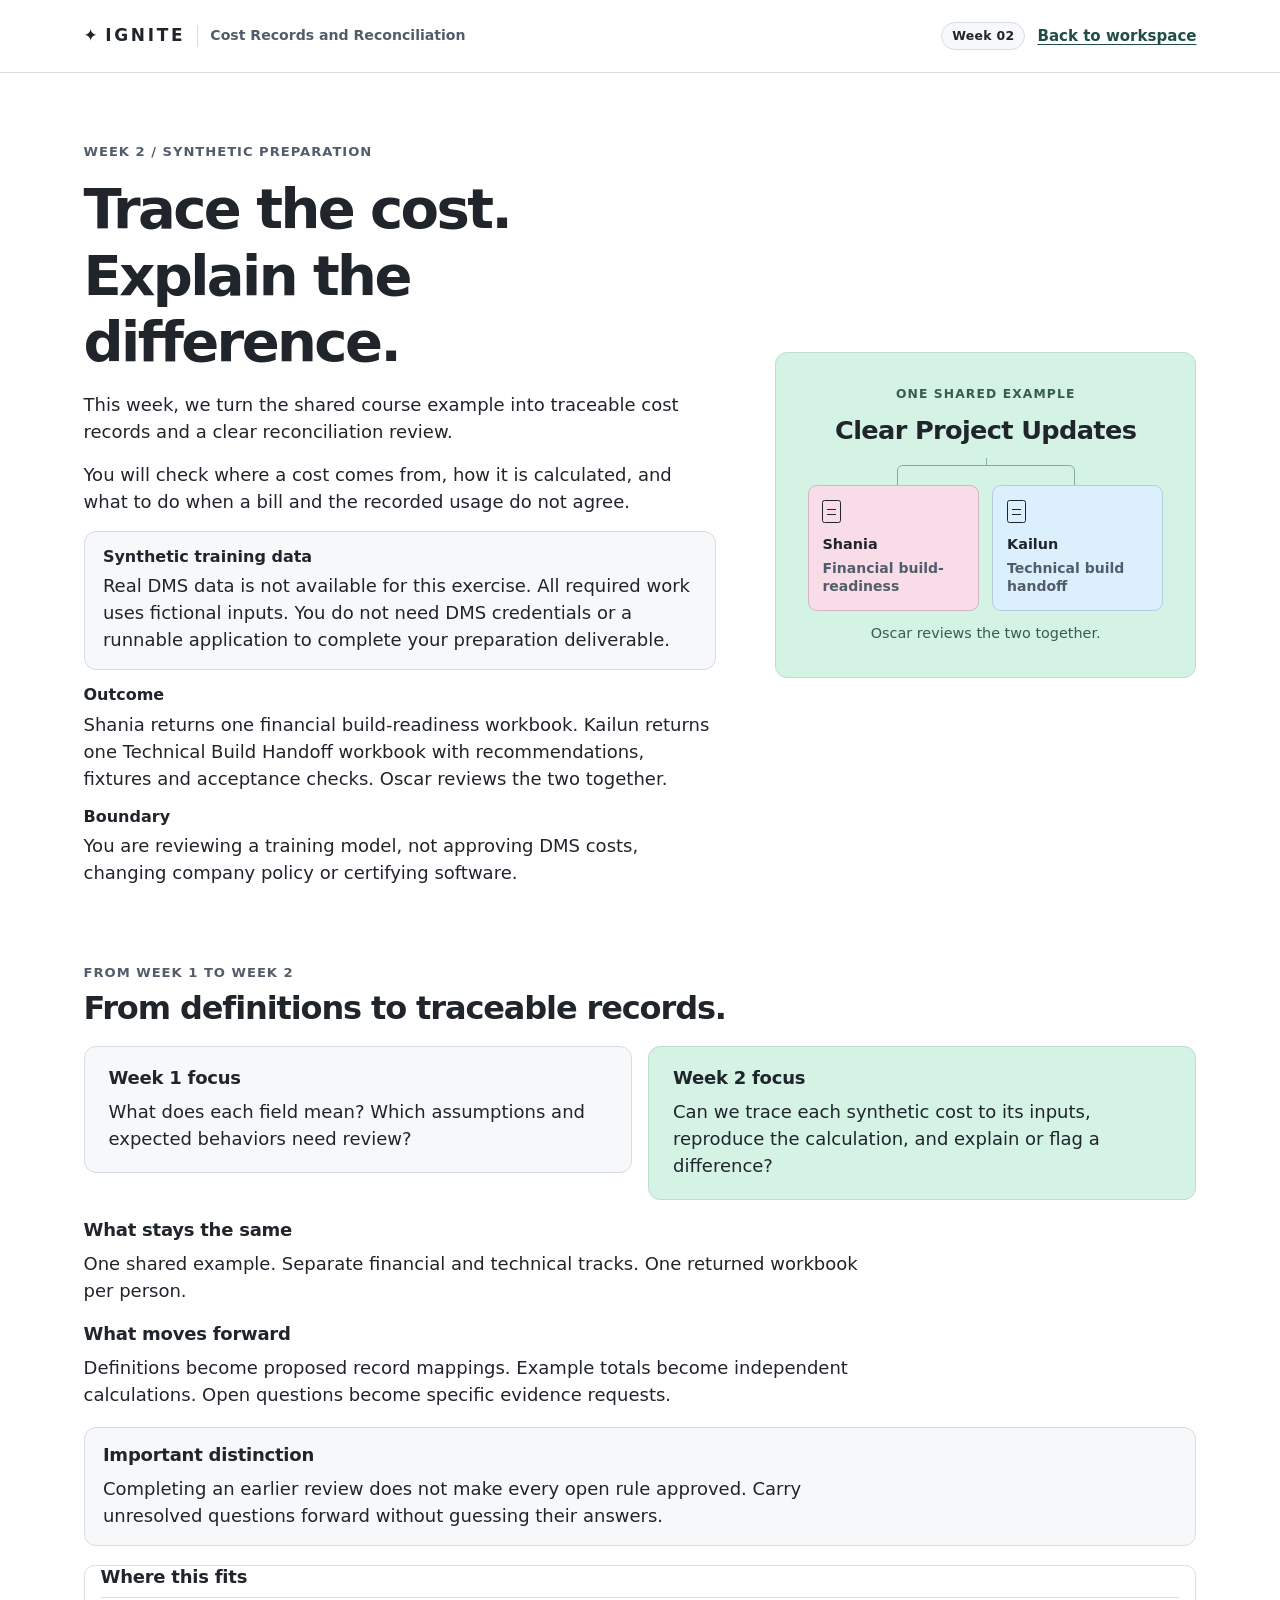
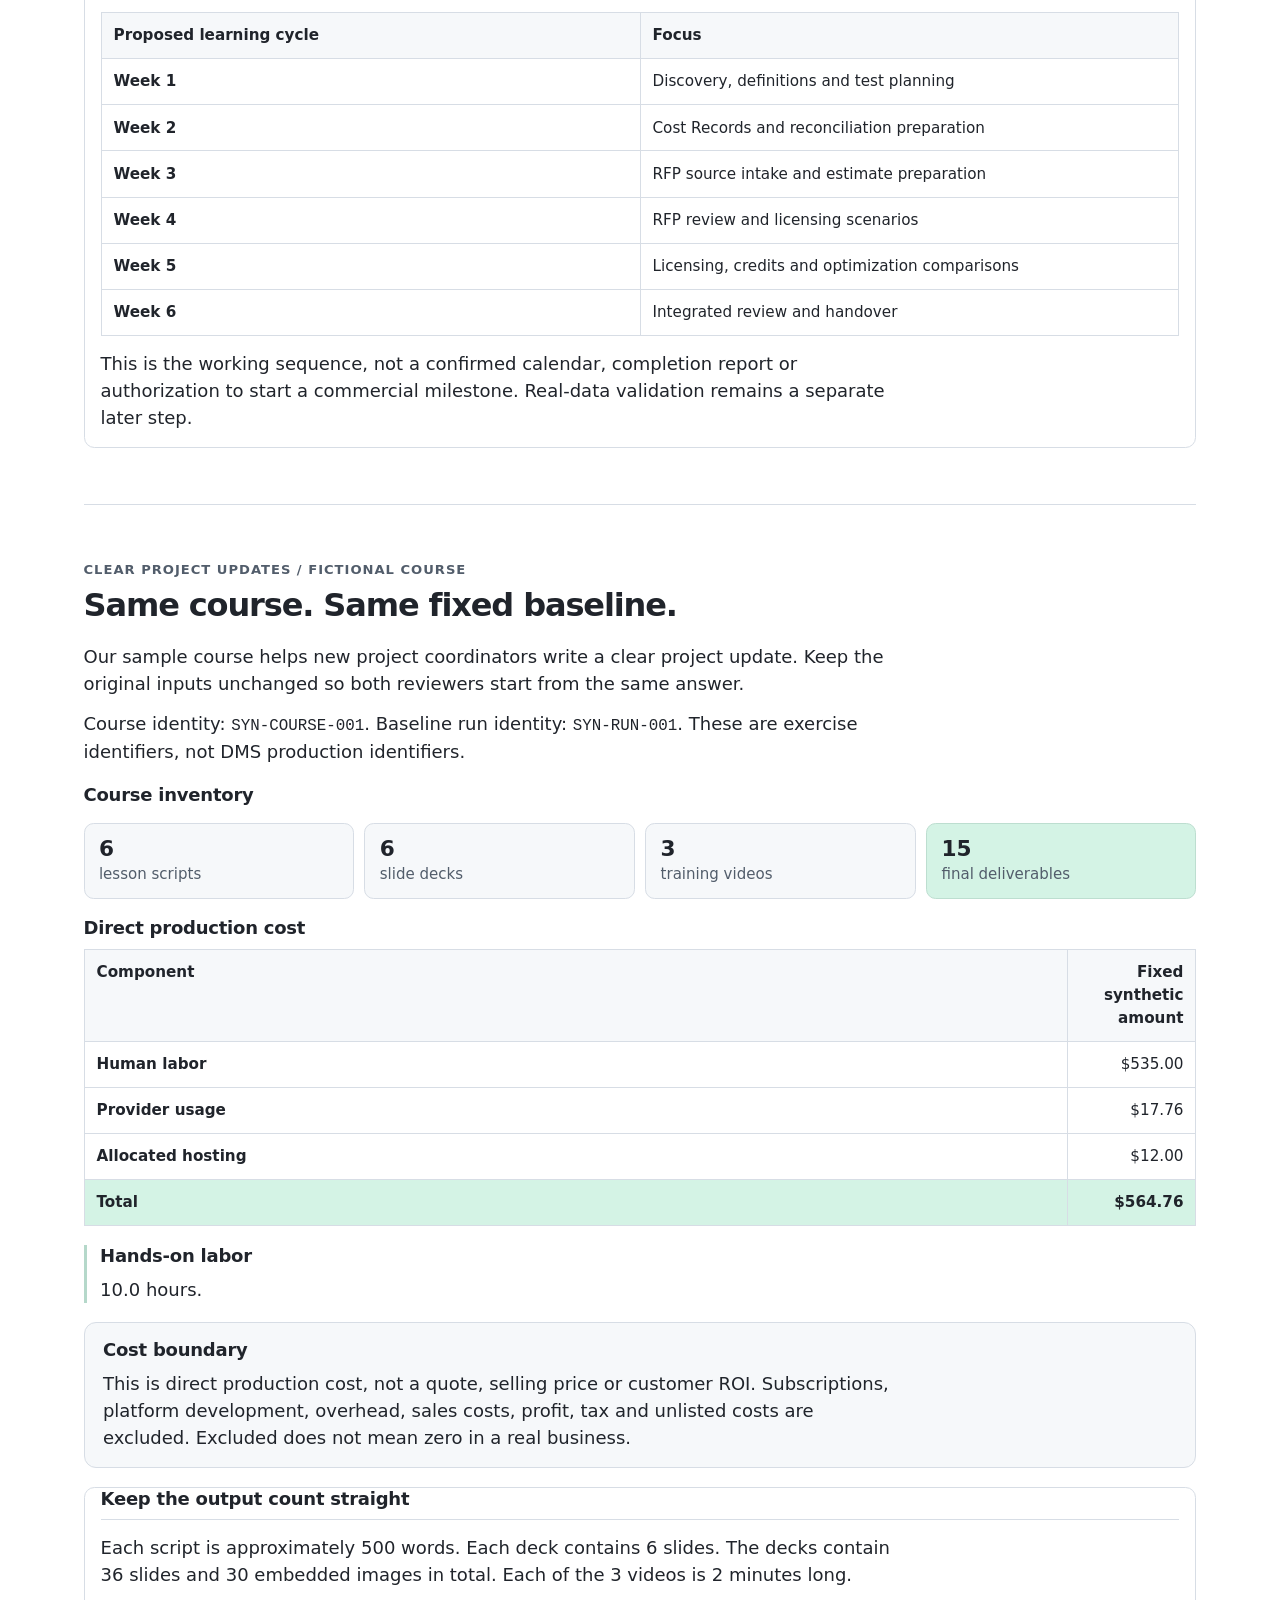
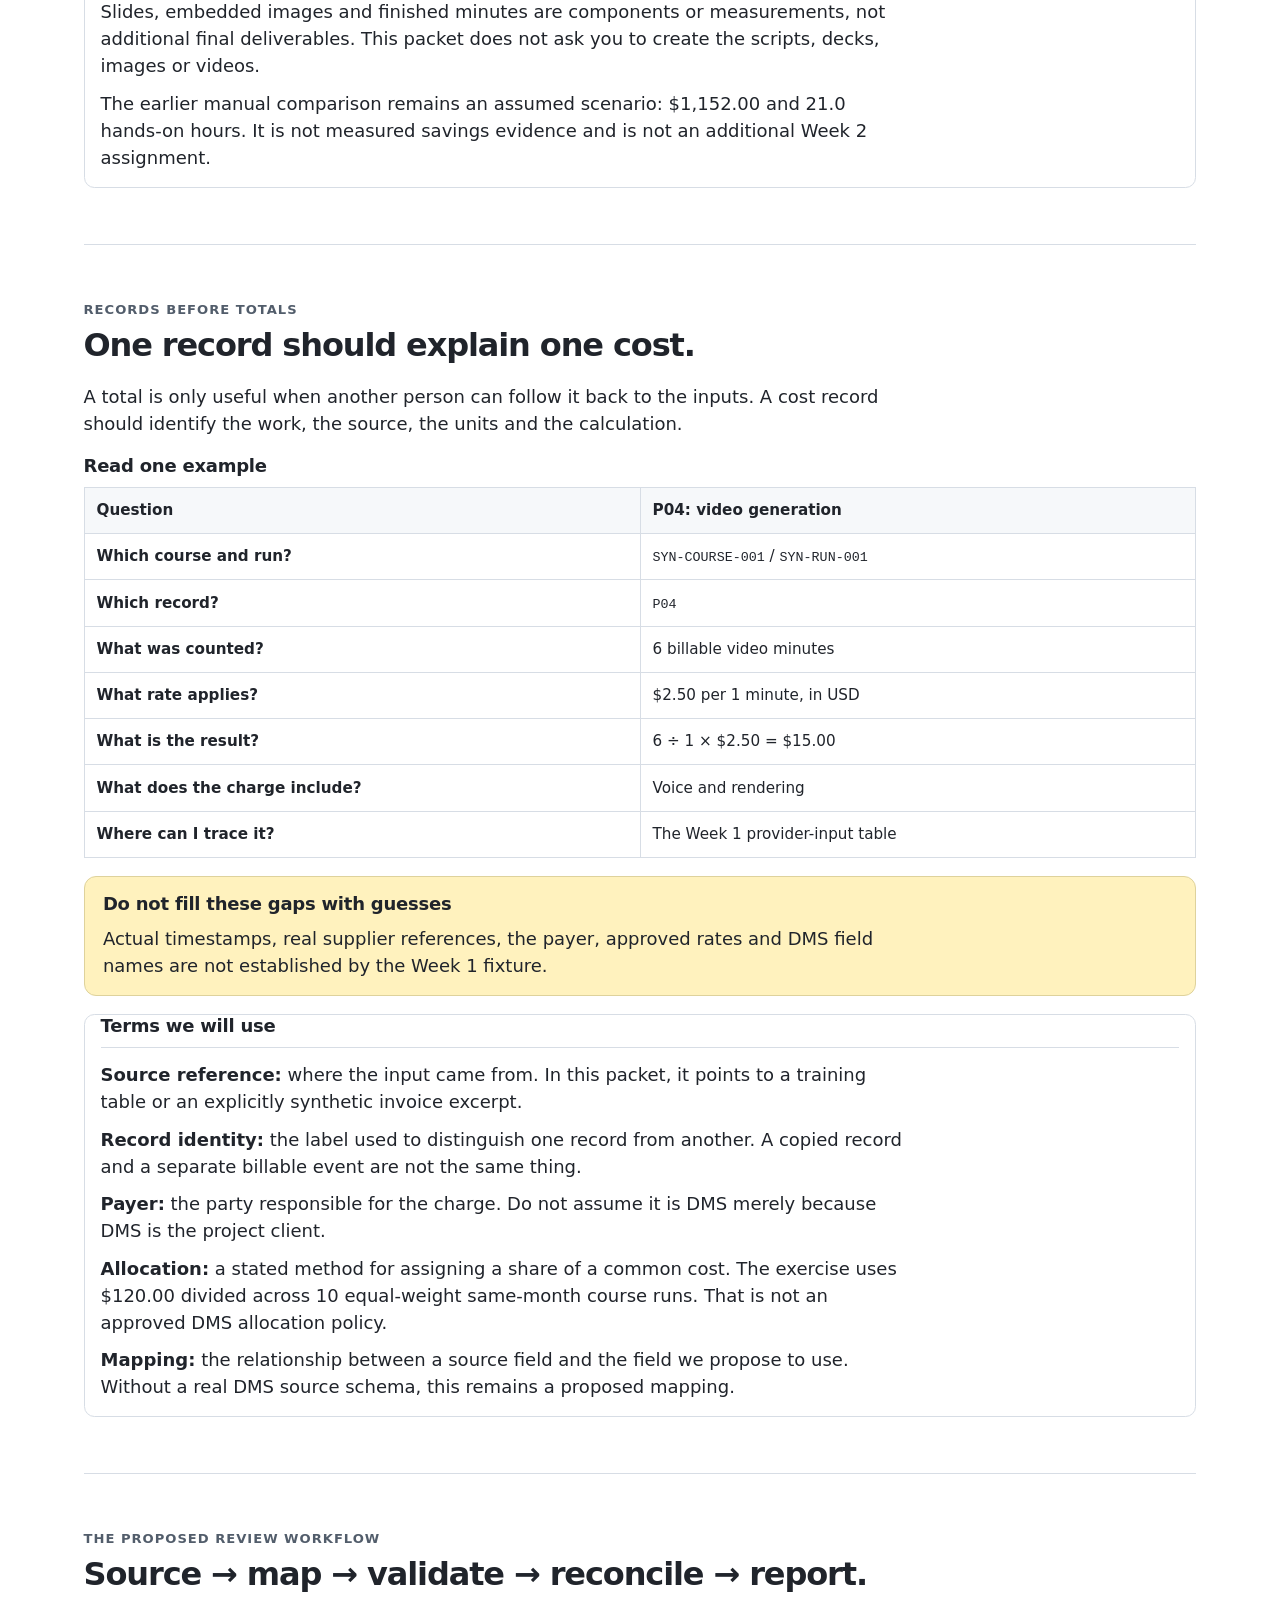
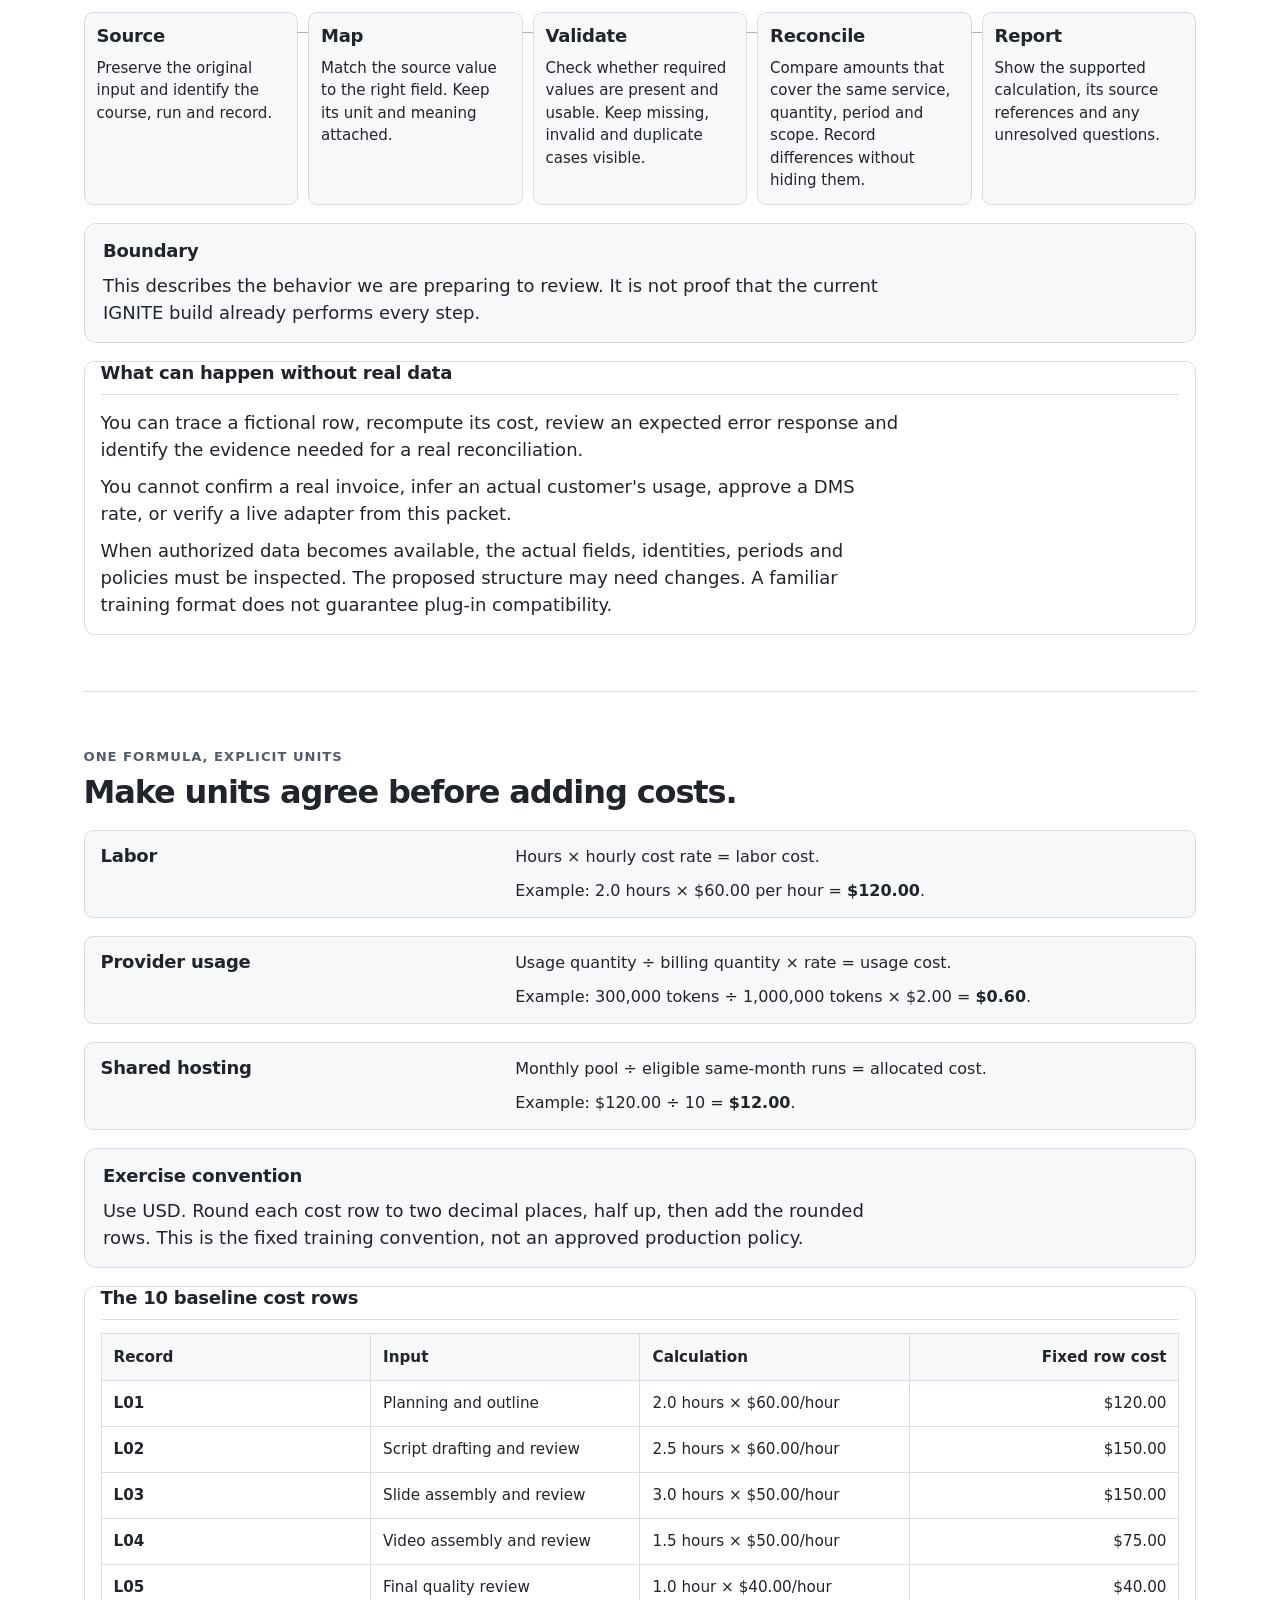
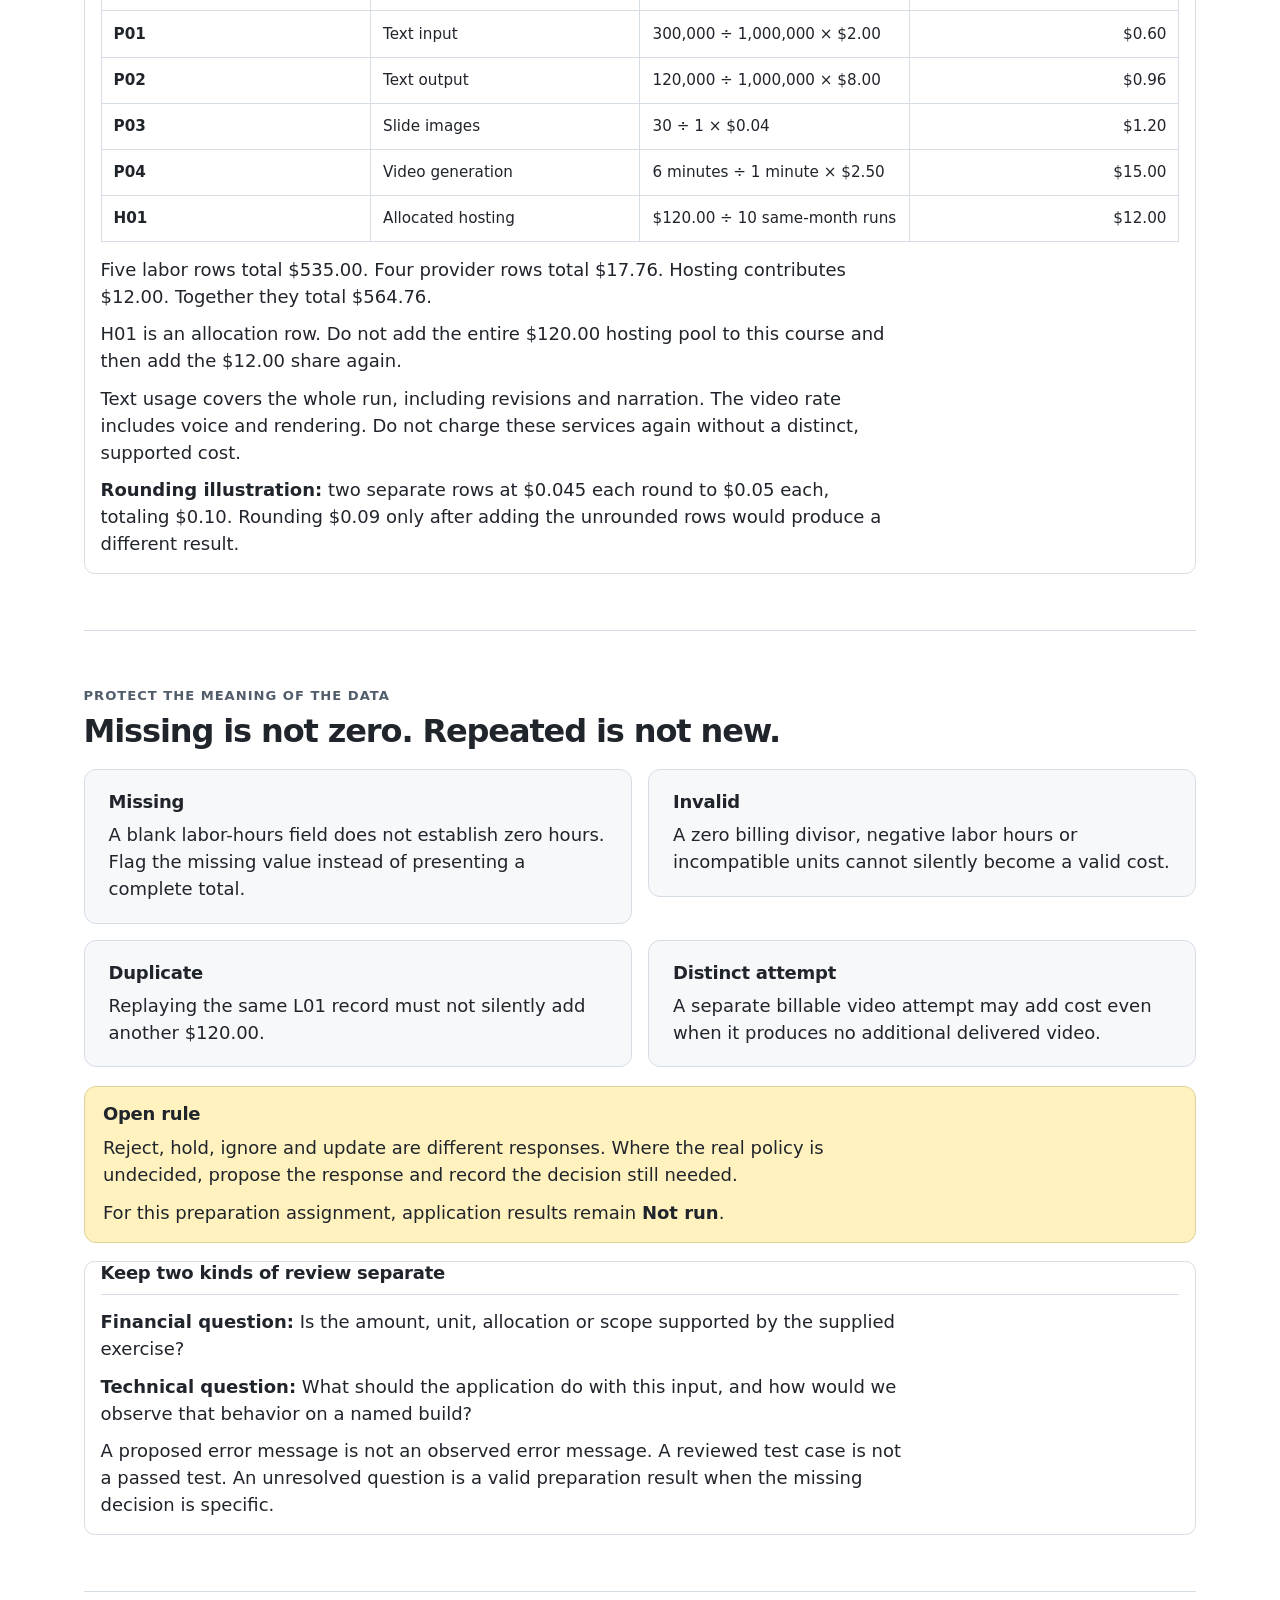
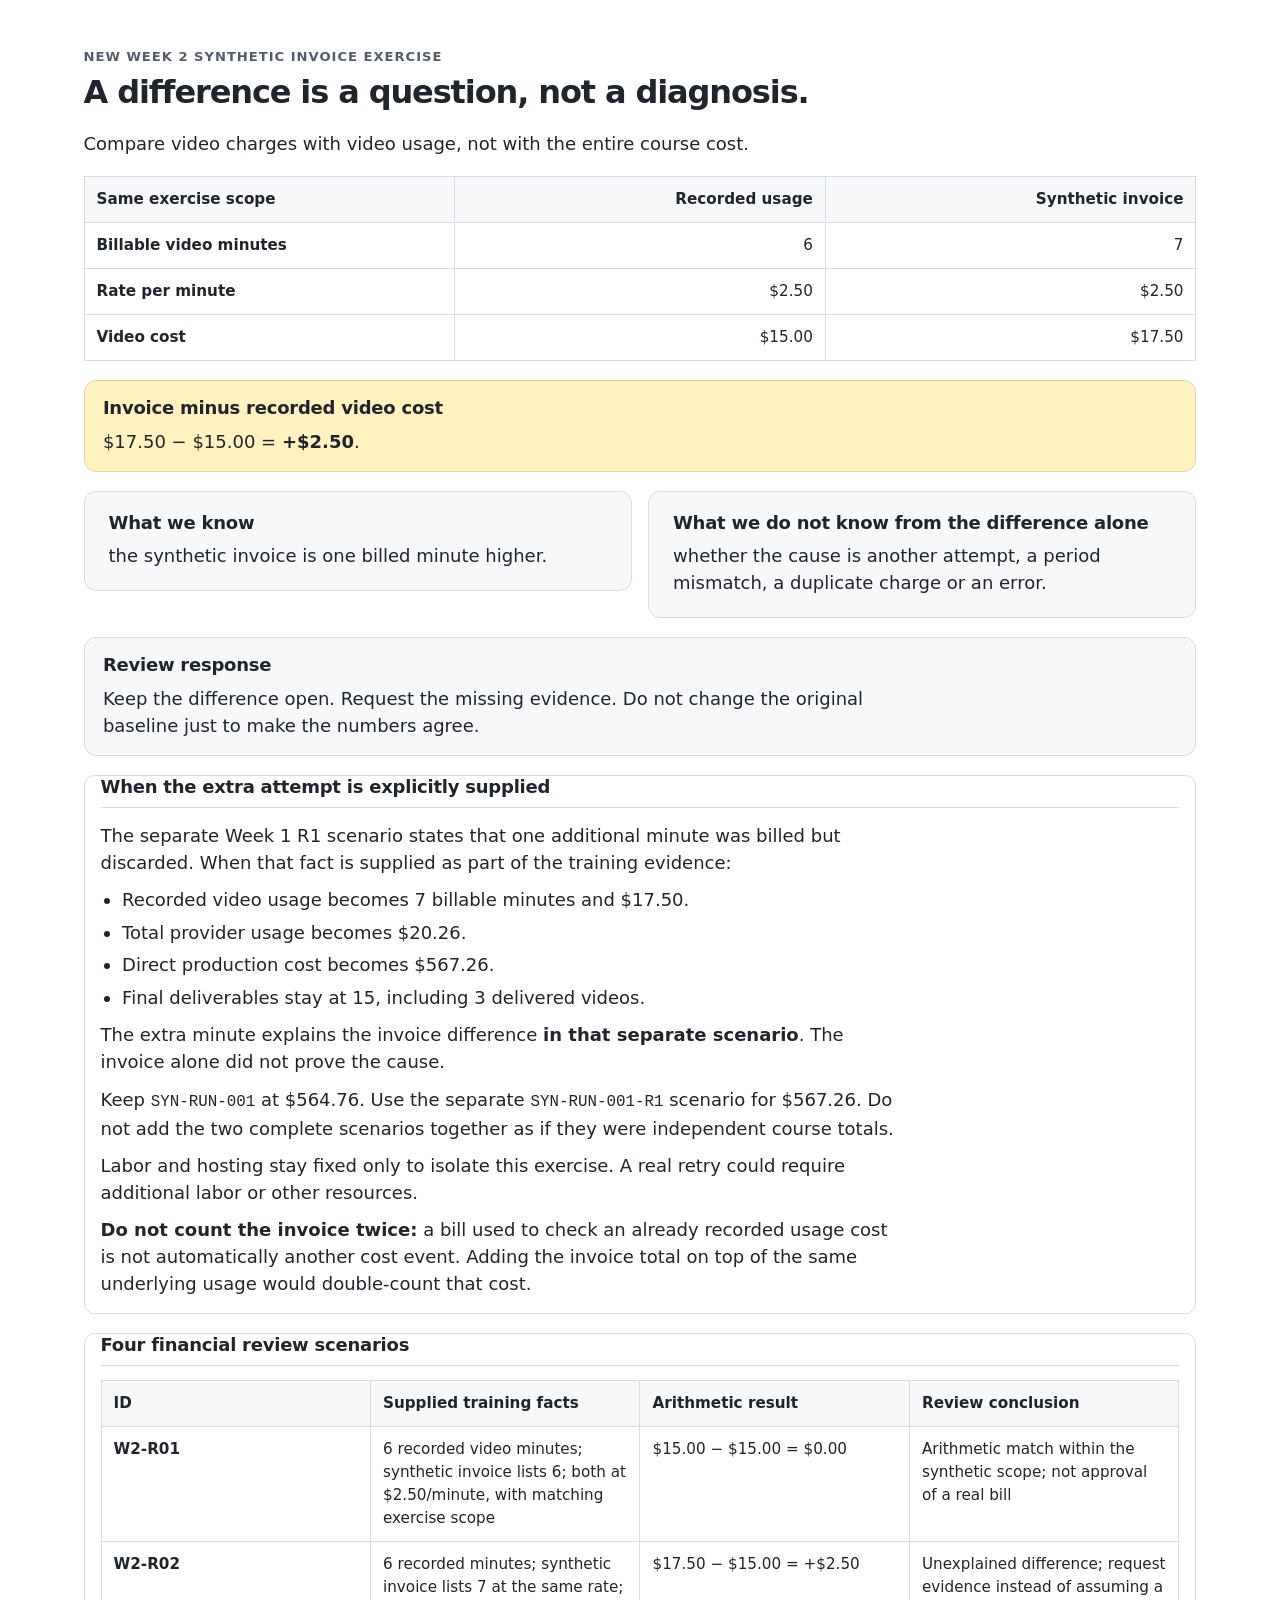
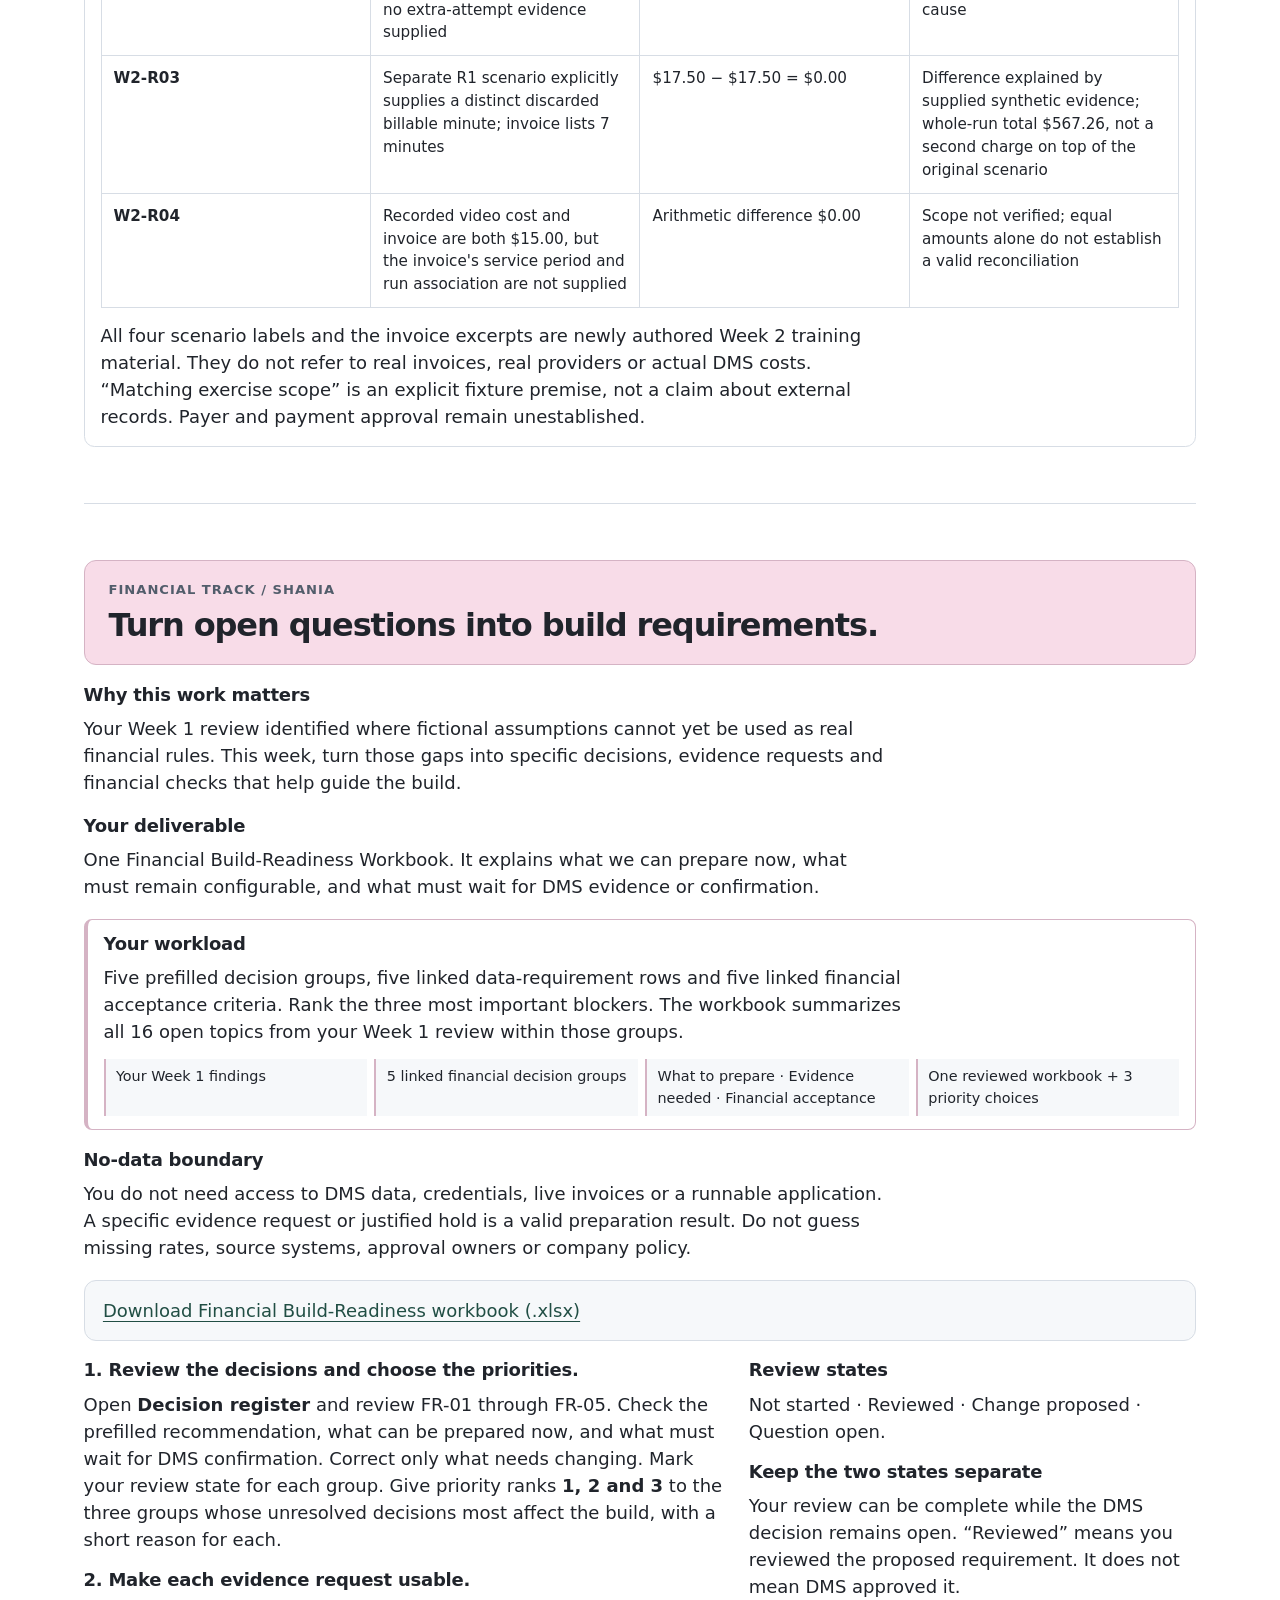
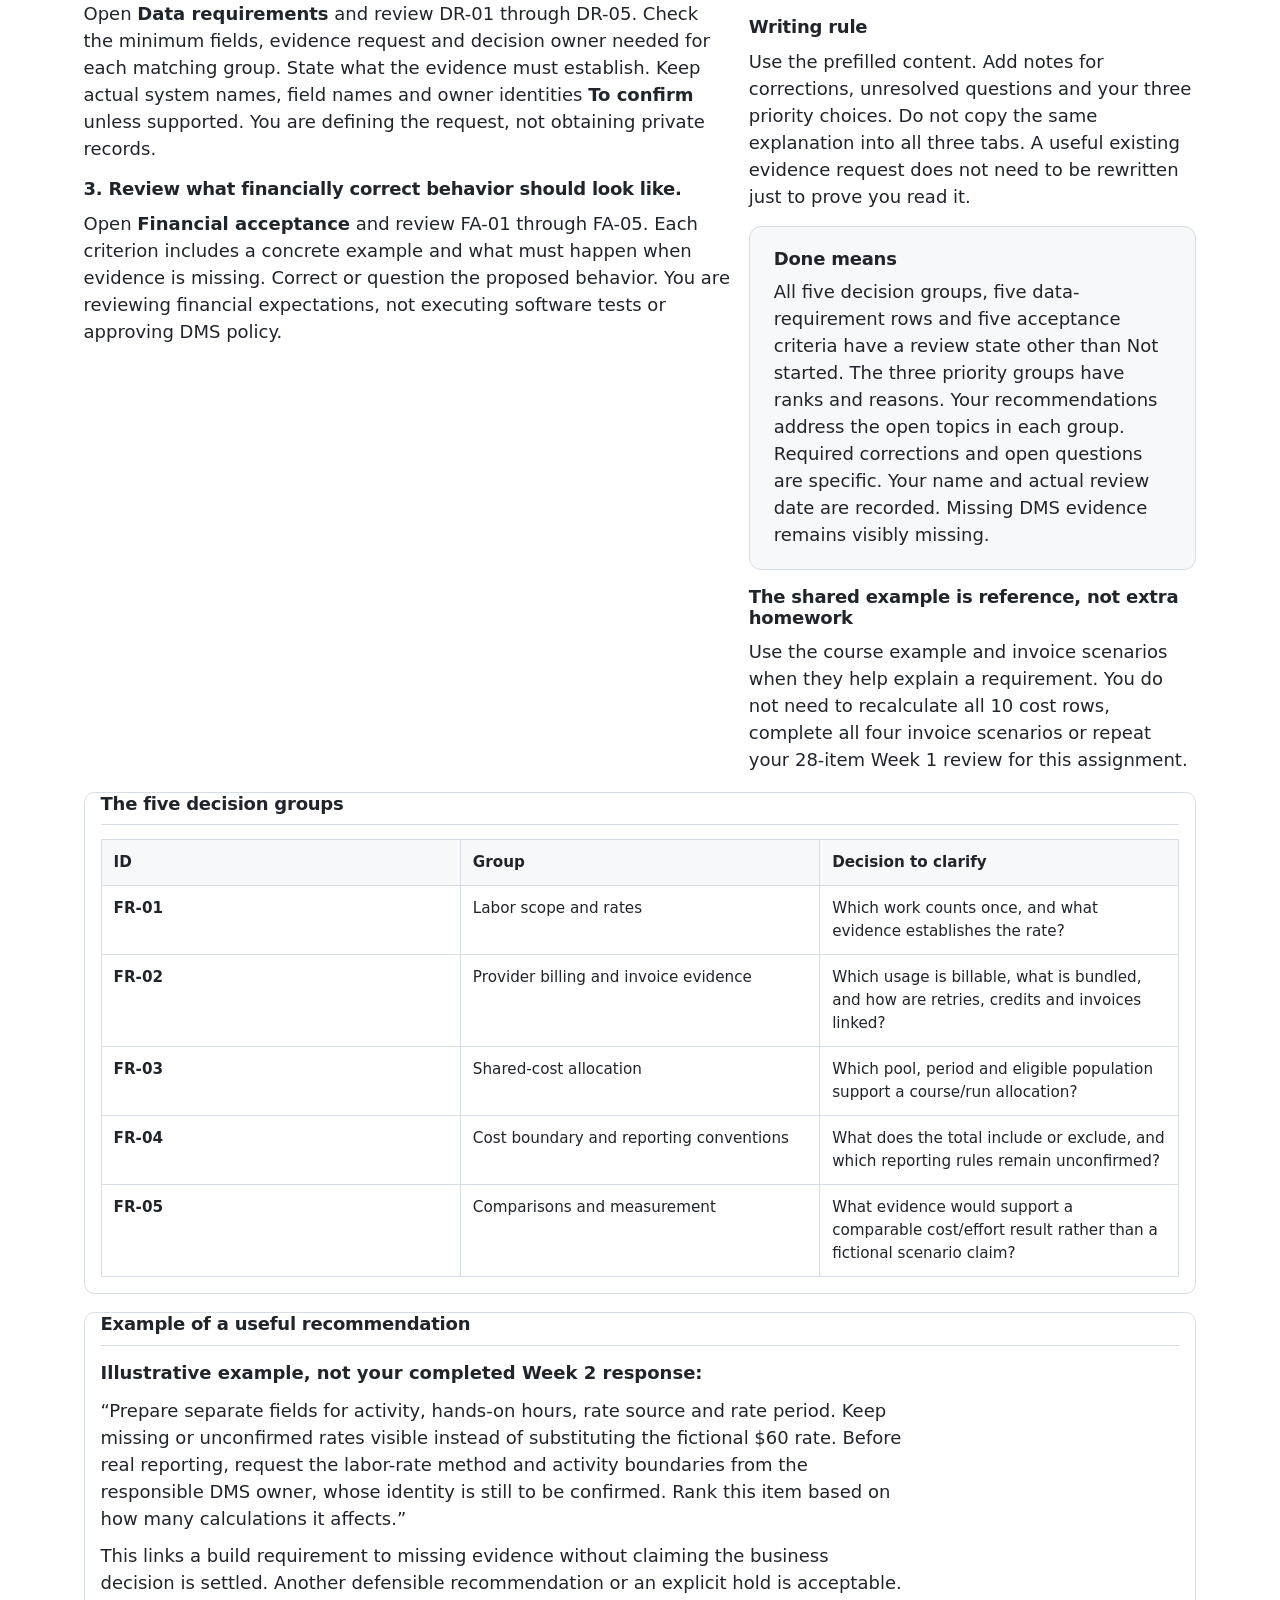
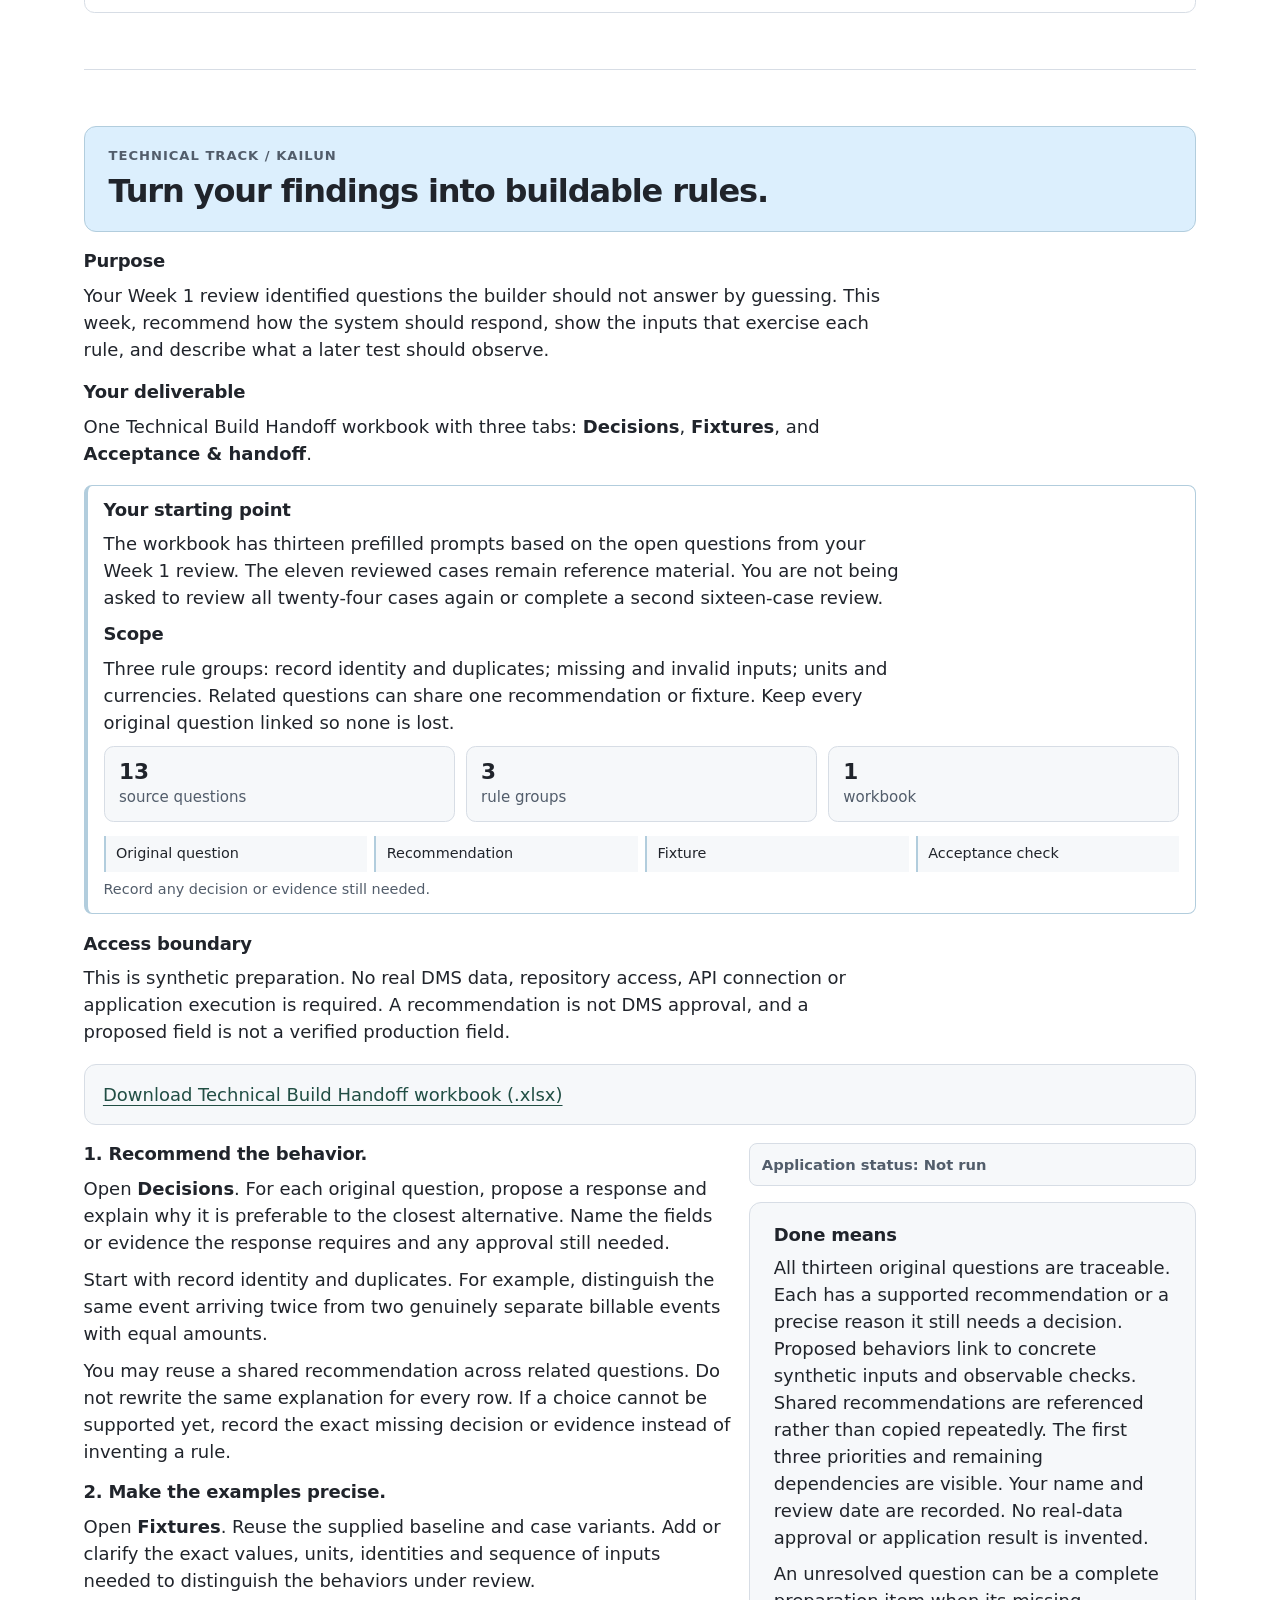
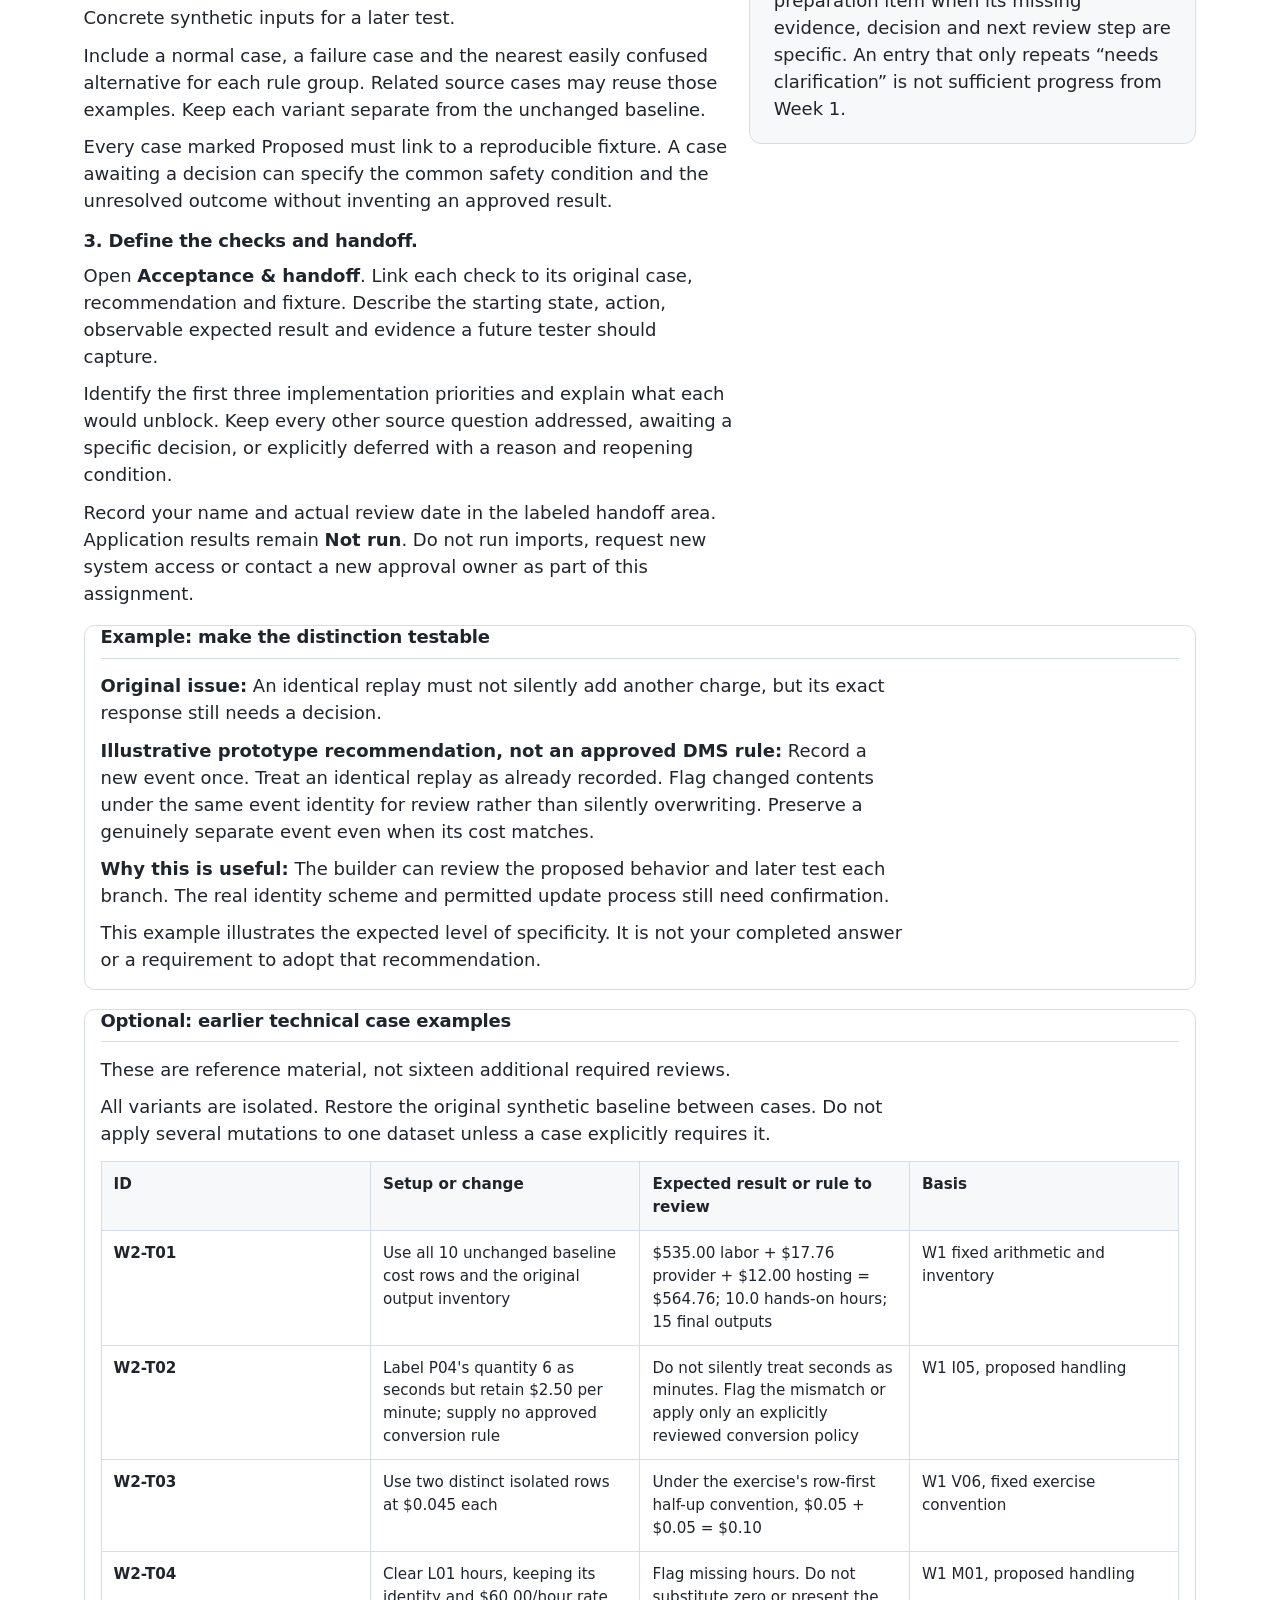
<file: reading.html>
<!doctype html>
<html lang="en">
<head>
  <meta charset="utf-8">
  <meta name="viewport" content="width=device-width, initial-scale=1">
  <meta name="robots" content="noindex,nofollow">
  <meta name="description" content="IGNITE Week 2. Trace synthetic cost records, compare video invoice evidence, and find your assignment.">
  <title>IGNITE / Week 2 Workspace — Reading copy</title>
  <link rel="icon" href="data:,">
  <link rel="stylesheet" href="./assets/week2.css">
  
</head>
<body class="reading-copy">
  <a class="skip-link" href="#main">Skip to main content</a>
  <header class="topbar">
    <div class="shell topbar-inner">
      <div class="brand">
        <a class="wordmark" href="#start"><span aria-hidden="true">✦</span> IGNITE</a>
        <span class="descriptor">Cost Records and Reconciliation</span>
      </div>
      <div class="top-actions">
        <span class="week-chip">Week 02</span>
        <a href="./index.html">Back to workspace</a>
      </div>
    </div>
  </header>
  <main id="main" class="shell" tabindex="-1">
    <section id="start" data-lesson="S01" class="hero" aria-labelledby="page-title">
    <div class="hero-copy">
      <p class="eyebrow">WEEK 2 / SYNTHETIC PREPARATION</p>
      <h1 id="page-title">Trace the cost.<br class="hero-break"> Explain the difference.</h1>
      <p>This week, we turn the shared course example into traceable cost records and a clear reconciliation review.</p>
<p>You will check where a cost comes from, how it is calculated, and what to do when a bill and the recorded usage do not agree.</p>
      <div class="notice"><h2>Synthetic training data</h2><p>Real DMS data is not available for this exercise. All required work uses fictional inputs. You do not need DMS credentials or a runnable application to complete your preparation deliverable.</p></div>
      
      <div class="copy-group"><h2>Outcome</h2><p>Shania returns one financial build-readiness workbook. Kailun returns one Technical Build Handoff workbook with recommendations, fixtures and acceptance checks. Oscar reviews the two together.</p></div><div class="copy-group"><h2>Boundary</h2><p>You are reviewing a training model, not approving DMS costs, changing company policy or certifying software.</p></div>
    </div>
    <div class="hero-art" aria-hidden="true">
      <span class="art-caption">One shared example</span>
      <strong class="art-title">Clear Project Updates</strong>
      <div class="book-connector"></div>
      <div class="book-pair"><div class="book book-financial">
    <span class="book-icon" aria-hidden="true"></span>
    <span><strong>Shania</strong> <small>Financial build-readiness</small></span>
  </div><div class="book book-technical">
    <span class="book-icon" aria-hidden="true"></span>
    <span><strong>Kailun</strong> <small>Technical build handoff</small></span>
  </div></div>
      <span class="art-foot">Oscar reviews the two together.</span>
    </div>
  </section>
    
    <div class="workspace-grid">
      
      <div class="lessons"><section id="context" data-lesson="S02" class="lesson" aria-labelledby="context-title">
    <div class="section-heading">
      <p class="eyebrow">FROM WEEK 1 TO WEEK 2</p>
      <h2 id="context-title">From definitions to traceable records.</h2>
    </div>
    <div class="panels"><div class="panel"><h3>Week 1 focus</h3><p>What does each field mean? Which assumptions and expected behaviors need review?</p></div><div class="panel panel-mint"><h3>Week 2 focus</h3><p>Can we trace each synthetic cost to its inputs, reproduce the calculation, and explain or flag a difference?</p></div></div><div class="copy-group"><h3>What stays the same</h3><p>One shared example. Separate financial and technical tracks. One returned workbook per person.</p></div><div class="copy-group"><h3>What moves forward</h3><p>Definitions become proposed record mappings. Example totals become independent calculations. Open questions become specific evidence requests.</p></div><div class="notice"><h3>Important distinction</h3><p>Completing an earlier review does not make every open rule approved. Carry unresolved questions forward without guessing their answers.</p></div>
    <div class="reference expanded"><h3>Where this fits</h3><div class="reference-body"><div class="table-wrap"><table role="table"><thead role="rowgroup"><tr role="row"><th scope="col" role="columnheader">Proposed learning cycle</th><th scope="col" role="columnheader">Focus</th></tr></thead><tbody role="rowgroup"><tr role="row"><th scope="row" role="rowheader" data-label="Proposed learning cycle"><span class="cell-label" aria-hidden="true">Proposed learning cycle</span><span class="cell-value">Week 1</span></th><td role="cell" data-label="Focus"><span class="cell-label" aria-hidden="true">Focus</span><span class="cell-value">Discovery, definitions and test planning</span></td></tr><tr role="row"><th scope="row" role="rowheader" data-label="Proposed learning cycle"><span class="cell-label" aria-hidden="true">Proposed learning cycle</span><span class="cell-value">Week 2</span></th><td role="cell" data-label="Focus"><span class="cell-label" aria-hidden="true">Focus</span><span class="cell-value">Cost Records and reconciliation preparation</span></td></tr><tr role="row"><th scope="row" role="rowheader" data-label="Proposed learning cycle"><span class="cell-label" aria-hidden="true">Proposed learning cycle</span><span class="cell-value">Week 3</span></th><td role="cell" data-label="Focus"><span class="cell-label" aria-hidden="true">Focus</span><span class="cell-value">RFP source intake and estimate preparation</span></td></tr><tr role="row"><th scope="row" role="rowheader" data-label="Proposed learning cycle"><span class="cell-label" aria-hidden="true">Proposed learning cycle</span><span class="cell-value">Week 4</span></th><td role="cell" data-label="Focus"><span class="cell-label" aria-hidden="true">Focus</span><span class="cell-value">RFP review and licensing scenarios</span></td></tr><tr role="row"><th scope="row" role="rowheader" data-label="Proposed learning cycle"><span class="cell-label" aria-hidden="true">Proposed learning cycle</span><span class="cell-value">Week 5</span></th><td role="cell" data-label="Focus"><span class="cell-label" aria-hidden="true">Focus</span><span class="cell-value">Licensing, credits and optimization comparisons</span></td></tr><tr role="row"><th scope="row" role="rowheader" data-label="Proposed learning cycle"><span class="cell-label" aria-hidden="true">Proposed learning cycle</span><span class="cell-value">Week 6</span></th><td role="cell" data-label="Focus"><span class="cell-label" aria-hidden="true">Focus</span><span class="cell-value">Integrated review and handover</span></td></tr></tbody></table></div>
<p>This is the working sequence, not a confirmed calendar, completion report or authorization to start a commercial milestone. Real-data validation remains a separate later step.</p></div></div>
    
  </section><section id="example" data-lesson="S03" class="lesson" aria-labelledby="example-title">
    <div class="section-heading">
      <p class="eyebrow">CLEAR PROJECT UPDATES / FICTIONAL COURSE</p>
      <h2 id="example-title">Same course. Same fixed baseline.</h2>
    </div>
    <p>Our sample course helps new project coordinators write a clear project update. Keep the original inputs unchanged so both reviewers start from the same answer.</p>
<p>Course identity: <code>SYN-COURSE-001</code>. Baseline run identity: <code>SYN-RUN-001</code>. These are exercise identifiers, not DMS production identifiers.</p><h3>Course inventory</h3><ul class="inventory"><li class="metric"><strong>6</strong><span>lesson scripts</span></li><li class="metric"><strong>6</strong><span>slide decks</span></li><li class="metric"><strong>3</strong><span>training videos</span></li><li class="metric"><strong>15</strong><span>final deliverables</span></li></ul><div class="baseline"><h3>Direct production cost</h3><div class="table-wrap"><table role="table"><thead role="rowgroup"><tr role="row"><th scope="col" role="columnheader">Component</th><th scope="col" role="columnheader" class="numeric">Fixed synthetic amount</th></tr></thead><tbody role="rowgroup"><tr role="row"><th scope="row" role="rowheader" data-label="Component"><span class="cell-label" aria-hidden="true">Component</span><span class="cell-value">Human labor</span></th><td role="cell" class="numeric" data-label="Fixed synthetic amount"><span class="cell-label" aria-hidden="true">Fixed synthetic amount</span><span class="cell-value">$535.00</span></td></tr><tr role="row"><th scope="row" role="rowheader" data-label="Component"><span class="cell-label" aria-hidden="true">Component</span><span class="cell-value">Provider usage</span></th><td role="cell" class="numeric" data-label="Fixed synthetic amount"><span class="cell-label" aria-hidden="true">Fixed synthetic amount</span><span class="cell-value">$17.76</span></td></tr><tr role="row"><th scope="row" role="rowheader" data-label="Component"><span class="cell-label" aria-hidden="true">Component</span><span class="cell-value">Allocated hosting</span></th><td role="cell" class="numeric" data-label="Fixed synthetic amount"><span class="cell-label" aria-hidden="true">Fixed synthetic amount</span><span class="cell-value">$12.00</span></td></tr><tr role="row"><th scope="row" role="rowheader" data-label="Component"><span class="cell-label" aria-hidden="true">Component</span><span class="cell-value"><strong>Total</strong></span></th><td role="cell" class="numeric" data-label="Fixed synthetic amount"><span class="cell-label" aria-hidden="true">Fixed synthetic amount</span><span class="cell-value"><strong>$564.76</strong></span></td></tr></tbody></table></div></div><div class="hands-on"><h3>Hands-on labor</h3><p>10.0 hours.</p></div><div class="notice"><h3>Cost boundary</h3><p>This is direct production cost, not a quote, selling price or customer ROI. Subscriptions, platform development, overhead, sales costs, profit, tax and unlisted costs are excluded. Excluded does not mean zero in a real business.</p></div>
    <div class="reference expanded"><h3>Keep the output count straight</h3><div class="reference-body"><p>Each script is approximately 500 words. Each deck contains 6 slides. The decks contain 36 slides and 30 embedded images in total. Each of the 3 videos is 2 minutes long.</p>
<p>Slides, embedded images and finished minutes are components or measurements, not additional final deliverables. This packet does not ask you to create the scripts, decks, images or videos.</p>
<p>The earlier manual comparison remains an assumed scenario: $1,152.00 and 21.0 hands-on hours. It is not measured savings evidence and is not an additional Week 2 assignment.</p></div></div>
    
  </section><section id="cost-record" data-lesson="S04" class="lesson" aria-labelledby="cost-record-title">
    <div class="section-heading">
      <p class="eyebrow">RECORDS BEFORE TOTALS</p>
      <h2 id="cost-record-title">One record should explain one cost.</h2>
    </div>
    <p>A total is only useful when another person can follow it back to the inputs. A cost record should identify the work, the source, the units and the calculation.</p><div class="copy-group"><h3>Read one example</h3><div class="table-wrap"><table role="table"><thead role="rowgroup"><tr role="row"><th scope="col" role="columnheader">Question</th><th scope="col" role="columnheader">P04: video generation</th></tr></thead><tbody role="rowgroup"><tr role="row"><th scope="row" role="rowheader" data-label="Question"><span class="cell-label" aria-hidden="true">Question</span><span class="cell-value">Which course and run?</span></th><td role="cell" data-label="P04: video generation"><span class="cell-label" aria-hidden="true">P04: video generation</span><span class="cell-value"><code>SYN-COURSE-001</code> / <code>SYN-RUN-001</code></span></td></tr><tr role="row"><th scope="row" role="rowheader" data-label="Question"><span class="cell-label" aria-hidden="true">Question</span><span class="cell-value">Which record?</span></th><td role="cell" data-label="P04: video generation"><span class="cell-label" aria-hidden="true">P04: video generation</span><span class="cell-value"><code>P04</code></span></td></tr><tr role="row"><th scope="row" role="rowheader" data-label="Question"><span class="cell-label" aria-hidden="true">Question</span><span class="cell-value">What was counted?</span></th><td role="cell" data-label="P04: video generation"><span class="cell-label" aria-hidden="true">P04: video generation</span><span class="cell-value">6 billable video minutes</span></td></tr><tr role="row"><th scope="row" role="rowheader" data-label="Question"><span class="cell-label" aria-hidden="true">Question</span><span class="cell-value">What rate applies?</span></th><td role="cell" data-label="P04: video generation"><span class="cell-label" aria-hidden="true">P04: video generation</span><span class="cell-value">$2.50 per 1 minute, in USD</span></td></tr><tr role="row"><th scope="row" role="rowheader" data-label="Question"><span class="cell-label" aria-hidden="true">Question</span><span class="cell-value">What is the result?</span></th><td role="cell" data-label="P04: video generation"><span class="cell-label" aria-hidden="true">P04: video generation</span><span class="cell-value">6 ÷ 1 × $2.50 = $15.00</span></td></tr><tr role="row"><th scope="row" role="rowheader" data-label="Question"><span class="cell-label" aria-hidden="true">Question</span><span class="cell-value">What does the charge include?</span></th><td role="cell" data-label="P04: video generation"><span class="cell-label" aria-hidden="true">P04: video generation</span><span class="cell-value">Voice and rendering</span></td></tr><tr role="row"><th scope="row" role="rowheader" data-label="Question"><span class="cell-label" aria-hidden="true">Question</span><span class="cell-value">Where can I trace it?</span></th><td role="cell" data-label="P04: video generation"><span class="cell-label" aria-hidden="true">P04: video generation</span><span class="cell-value">The Week 1 provider-input table</span></td></tr></tbody></table></div></div><div class="notice notice-warn"><h3>Do not fill these gaps with guesses</h3><p>Actual timestamps, real supplier references, the payer, approved rates and DMS field names are not established by the Week 1 fixture.</p></div>
    <div class="reference expanded"><h3>Terms we will use</h3><div class="reference-body"><p><strong>Source reference:</strong> where the input came from. In this packet, it points to a training table or an explicitly synthetic invoice excerpt.</p>
<p><strong>Record identity:</strong> the label used to distinguish one record from another. A copied record and a separate billable event are not the same thing.</p>
<p><strong>Payer:</strong> the party responsible for the charge. Do not assume it is DMS merely because DMS is the project client.</p>
<p><strong>Allocation:</strong> a stated method for assigning a share of a common cost. The exercise uses $120.00 divided across 10 equal-weight same-month course runs. That is not an approved DMS allocation policy.</p>
<p><strong>Mapping:</strong> the relationship between a source field and the field we propose to use. Without a real DMS source schema, this remains a proposed mapping.</p></div></div>
    
  </section><section id="workflow" data-lesson="S05" class="lesson" aria-labelledby="workflow-title">
    <div class="section-heading">
      <p class="eyebrow">THE PROPOSED REVIEW WORKFLOW</p>
      <h2 id="workflow-title">Source → map → validate → reconcile → report.</h2>
    </div>
    <ol class="workflow"><li><div class="copy-group"><h3>Source</h3><p>Preserve the original input and identify the course, run and record.</p></div></li><li><div class="copy-group"><h3>Map</h3><p>Match the source value to the right field. Keep its unit and meaning attached.</p></div></li><li><div class="copy-group"><h3>Validate</h3><p>Check whether required values are present and usable. Keep missing, invalid and duplicate cases visible.</p></div></li><li><div class="copy-group"><h3>Reconcile</h3><p>Compare amounts that cover the same service, quantity, period and scope. Record differences without hiding them.</p></div></li><li><div class="copy-group"><h3>Report</h3><p>Show the supported calculation, its source references and any unresolved questions.</p></div></li></ol><div class="notice"><h3>Boundary</h3><p>This describes the behavior we are preparing to review. It is not proof that the current IGNITE build already performs every step.</p></div>
    <div class="reference expanded"><h3>What can happen without real data</h3><div class="reference-body"><p>You can trace a fictional row, recompute its cost, review an expected error response and identify the evidence needed for a real reconciliation.</p>
<p>You cannot confirm a real invoice, infer an actual customer&#39;s usage, approve a DMS rate, or verify a live adapter from this packet.</p>
<p>When authorized data becomes available, the actual fields, identities, periods and policies must be inspected. The proposed structure may need changes. A familiar training format does not guarantee plug-in compatibility.</p></div></div>
    
  </section><section id="calculate" data-lesson="S06" class="lesson" aria-labelledby="calculate-title">
    <div class="section-heading">
      <p class="eyebrow">ONE FORMULA, EXPLICIT UNITS</p>
      <h2 id="calculate-title">Make units agree before adding costs.</h2>
    </div>
    <div class="formula"><h3>Labor</h3><p>Hours × hourly cost rate = labor cost.</p>
<p>Example: 2.0 hours × $60.00 per hour = <strong>$120.00</strong>.</p></div><div class="formula"><h3>Provider usage</h3><p>Usage quantity ÷ billing quantity × rate = usage cost.</p>
<p>Example: 300,000 tokens ÷ 1,000,000 tokens × $2.00 = <strong>$0.60</strong>.</p></div><div class="formula"><h3>Shared hosting</h3><p>Monthly pool ÷ eligible same-month runs = allocated cost.</p>
<p>Example: $120.00 ÷ 10 = <strong>$12.00</strong>.</p></div><div class="notice"><h3>Exercise convention</h3><p>Use USD. Round each cost row to two decimal places, half up, then add the rounded rows. This is the fixed training convention, not an approved production policy.</p></div>
    <div class="reference expanded"><h3>The 10 baseline cost rows</h3><div class="reference-body"><div class="table-wrap"><table role="table"><thead role="rowgroup"><tr role="row"><th scope="col" role="columnheader">Record</th><th scope="col" role="columnheader">Input</th><th scope="col" role="columnheader">Calculation</th><th scope="col" role="columnheader" class="numeric">Fixed row cost</th></tr></thead><tbody role="rowgroup"><tr role="row"><th scope="row" role="rowheader" data-label="Record"><span class="cell-label" aria-hidden="true">Record</span><span class="cell-value">L01</span></th><td role="cell" data-label="Input"><span class="cell-label" aria-hidden="true">Input</span><span class="cell-value">Planning and outline</span></td><td role="cell" data-label="Calculation"><span class="cell-label" aria-hidden="true">Calculation</span><span class="cell-value">2.0 hours × $60.00/hour</span></td><td role="cell" class="numeric" data-label="Fixed row cost"><span class="cell-label" aria-hidden="true">Fixed row cost</span><span class="cell-value">$120.00</span></td></tr><tr role="row"><th scope="row" role="rowheader" data-label="Record"><span class="cell-label" aria-hidden="true">Record</span><span class="cell-value">L02</span></th><td role="cell" data-label="Input"><span class="cell-label" aria-hidden="true">Input</span><span class="cell-value">Script drafting and review</span></td><td role="cell" data-label="Calculation"><span class="cell-label" aria-hidden="true">Calculation</span><span class="cell-value">2.5 hours × $60.00/hour</span></td><td role="cell" class="numeric" data-label="Fixed row cost"><span class="cell-label" aria-hidden="true">Fixed row cost</span><span class="cell-value">$150.00</span></td></tr><tr role="row"><th scope="row" role="rowheader" data-label="Record"><span class="cell-label" aria-hidden="true">Record</span><span class="cell-value">L03</span></th><td role="cell" data-label="Input"><span class="cell-label" aria-hidden="true">Input</span><span class="cell-value">Slide assembly and review</span></td><td role="cell" data-label="Calculation"><span class="cell-label" aria-hidden="true">Calculation</span><span class="cell-value">3.0 hours × $50.00/hour</span></td><td role="cell" class="numeric" data-label="Fixed row cost"><span class="cell-label" aria-hidden="true">Fixed row cost</span><span class="cell-value">$150.00</span></td></tr><tr role="row"><th scope="row" role="rowheader" data-label="Record"><span class="cell-label" aria-hidden="true">Record</span><span class="cell-value">L04</span></th><td role="cell" data-label="Input"><span class="cell-label" aria-hidden="true">Input</span><span class="cell-value">Video assembly and review</span></td><td role="cell" data-label="Calculation"><span class="cell-label" aria-hidden="true">Calculation</span><span class="cell-value">1.5 hours × $50.00/hour</span></td><td role="cell" class="numeric" data-label="Fixed row cost"><span class="cell-label" aria-hidden="true">Fixed row cost</span><span class="cell-value">$75.00</span></td></tr><tr role="row"><th scope="row" role="rowheader" data-label="Record"><span class="cell-label" aria-hidden="true">Record</span><span class="cell-value">L05</span></th><td role="cell" data-label="Input"><span class="cell-label" aria-hidden="true">Input</span><span class="cell-value">Final quality review</span></td><td role="cell" data-label="Calculation"><span class="cell-label" aria-hidden="true">Calculation</span><span class="cell-value">1.0 hour × $40.00/hour</span></td><td role="cell" class="numeric" data-label="Fixed row cost"><span class="cell-label" aria-hidden="true">Fixed row cost</span><span class="cell-value">$40.00</span></td></tr><tr role="row"><th scope="row" role="rowheader" data-label="Record"><span class="cell-label" aria-hidden="true">Record</span><span class="cell-value">P01</span></th><td role="cell" data-label="Input"><span class="cell-label" aria-hidden="true">Input</span><span class="cell-value">Text input</span></td><td role="cell" data-label="Calculation"><span class="cell-label" aria-hidden="true">Calculation</span><span class="cell-value">300,000 ÷ 1,000,000 × $2.00</span></td><td role="cell" class="numeric" data-label="Fixed row cost"><span class="cell-label" aria-hidden="true">Fixed row cost</span><span class="cell-value">$0.60</span></td></tr><tr role="row"><th scope="row" role="rowheader" data-label="Record"><span class="cell-label" aria-hidden="true">Record</span><span class="cell-value">P02</span></th><td role="cell" data-label="Input"><span class="cell-label" aria-hidden="true">Input</span><span class="cell-value">Text output</span></td><td role="cell" data-label="Calculation"><span class="cell-label" aria-hidden="true">Calculation</span><span class="cell-value">120,000 ÷ 1,000,000 × $8.00</span></td><td role="cell" class="numeric" data-label="Fixed row cost"><span class="cell-label" aria-hidden="true">Fixed row cost</span><span class="cell-value">$0.96</span></td></tr><tr role="row"><th scope="row" role="rowheader" data-label="Record"><span class="cell-label" aria-hidden="true">Record</span><span class="cell-value">P03</span></th><td role="cell" data-label="Input"><span class="cell-label" aria-hidden="true">Input</span><span class="cell-value">Slide images</span></td><td role="cell" data-label="Calculation"><span class="cell-label" aria-hidden="true">Calculation</span><span class="cell-value">30 ÷ 1 × $0.04</span></td><td role="cell" class="numeric" data-label="Fixed row cost"><span class="cell-label" aria-hidden="true">Fixed row cost</span><span class="cell-value">$1.20</span></td></tr><tr role="row"><th scope="row" role="rowheader" data-label="Record"><span class="cell-label" aria-hidden="true">Record</span><span class="cell-value">P04</span></th><td role="cell" data-label="Input"><span class="cell-label" aria-hidden="true">Input</span><span class="cell-value">Video generation</span></td><td role="cell" data-label="Calculation"><span class="cell-label" aria-hidden="true">Calculation</span><span class="cell-value">6 minutes ÷ 1 minute × $2.50</span></td><td role="cell" class="numeric" data-label="Fixed row cost"><span class="cell-label" aria-hidden="true">Fixed row cost</span><span class="cell-value">$15.00</span></td></tr><tr role="row"><th scope="row" role="rowheader" data-label="Record"><span class="cell-label" aria-hidden="true">Record</span><span class="cell-value">H01</span></th><td role="cell" data-label="Input"><span class="cell-label" aria-hidden="true">Input</span><span class="cell-value">Allocated hosting</span></td><td role="cell" data-label="Calculation"><span class="cell-label" aria-hidden="true">Calculation</span><span class="cell-value">$120.00 ÷ 10 same-month runs</span></td><td role="cell" class="numeric" data-label="Fixed row cost"><span class="cell-label" aria-hidden="true">Fixed row cost</span><span class="cell-value">$12.00</span></td></tr></tbody></table></div>
<p>Five labor rows total $535.00. Four provider rows total $17.76. Hosting contributes $12.00. Together they total $564.76.</p>
<p>H01 is an allocation row. Do not add the entire $120.00 hosting pool to this course and then add the $12.00 share again.</p>
<p>Text usage covers the whole run, including revisions and narration. The video rate includes voice and rendering. Do not charge these services again without a distinct, supported cost.</p>
<p><strong>Rounding illustration:</strong> two separate rows at $0.045 each round to $0.05 each, totaling $0.10. Rounding $0.09 only after adding the unrounded rows would produce a different result.</p></div></div>
    
  </section><section id="exceptions" data-lesson="S07" class="lesson" aria-labelledby="exceptions-title">
    <div class="section-heading">
      <p class="eyebrow">PROTECT THE MEANING OF THE DATA</p>
      <h2 id="exceptions-title">Missing is not zero. Repeated is not new.</h2>
    </div>
    <div class="panels"><div class="panel"><h3>Missing</h3><p>A blank labor-hours field does not establish zero hours. Flag the missing value instead of presenting a complete total.</p></div><div class="panel"><h3>Invalid</h3><p>A zero billing divisor, negative labor hours or incompatible units cannot silently become a valid cost.</p></div><div class="panel"><h3>Duplicate</h3><p>Replaying the same L01 record must not silently add another $120.00.</p></div><div class="panel"><h3>Distinct attempt</h3><p>A separate billable video attempt may add cost even when it produces no additional delivered video.</p></div></div><div class="notice notice-warn"><h3>Open rule</h3><p>Reject, hold, ignore and update are different responses. Where the real policy is undecided, propose the response and record the decision still needed.</p>
<p>For this preparation assignment, application results remain <strong>Not run</strong>.</p></div>
    <div class="reference expanded"><h3>Keep two kinds of review separate</h3><div class="reference-body"><p><strong>Financial question:</strong> Is the amount, unit, allocation or scope supported by the supplied exercise?</p>
<p><strong>Technical question:</strong> What should the application do with this input, and how would we observe that behavior on a named build?</p>
<p>A proposed error message is not an observed error message. A reviewed test case is not a passed test. An unresolved question is a valid preparation result when the missing decision is specific.</p></div></div>
    
  </section><section id="reconcile" data-lesson="S08" class="lesson" aria-labelledby="reconcile-title">
    <div class="section-heading">
      <p class="eyebrow">NEW WEEK 2 SYNTHETIC INVOICE EXERCISE</p>
      <h2 id="reconcile-title">A difference is a question, not a diagnosis.</h2>
    </div>
    <p>Compare video charges with video usage, not with the entire course cost.</p>
<div class="table-wrap"><table role="table"><thead role="rowgroup"><tr role="row"><th scope="col" role="columnheader">Same exercise scope</th><th scope="col" role="columnheader" class="numeric">Recorded usage</th><th scope="col" role="columnheader" class="numeric">Synthetic invoice</th></tr></thead><tbody role="rowgroup"><tr role="row"><th scope="row" role="rowheader" data-label="Same exercise scope"><span class="cell-label" aria-hidden="true">Same exercise scope</span><span class="cell-value">Billable video minutes</span></th><td role="cell" class="numeric" data-label="Recorded usage"><span class="cell-label" aria-hidden="true">Recorded usage</span><span class="cell-value">6</span></td><td role="cell" class="numeric" data-label="Synthetic invoice"><span class="cell-label" aria-hidden="true">Synthetic invoice</span><span class="cell-value">7</span></td></tr><tr role="row"><th scope="row" role="rowheader" data-label="Same exercise scope"><span class="cell-label" aria-hidden="true">Same exercise scope</span><span class="cell-value">Rate per minute</span></th><td role="cell" class="numeric" data-label="Recorded usage"><span class="cell-label" aria-hidden="true">Recorded usage</span><span class="cell-value">$2.50</span></td><td role="cell" class="numeric" data-label="Synthetic invoice"><span class="cell-label" aria-hidden="true">Synthetic invoice</span><span class="cell-value">$2.50</span></td></tr><tr role="row"><th scope="row" role="rowheader" data-label="Same exercise scope"><span class="cell-label" aria-hidden="true">Same exercise scope</span><span class="cell-value">Video cost</span></th><td role="cell" class="numeric" data-label="Recorded usage"><span class="cell-label" aria-hidden="true">Recorded usage</span><span class="cell-value">$15.00</span></td><td role="cell" class="numeric" data-label="Synthetic invoice"><span class="cell-label" aria-hidden="true">Synthetic invoice</span><span class="cell-value">$17.50</span></td></tr></tbody></table></div><div class="difference notice notice-warn"><h3>Invoice minus recorded video cost</h3><p>$17.50 − $15.00 = <strong>+$2.50</strong>.</p></div><div class="panels"><div class="panel"><h3>What we know</h3><p>the synthetic invoice is one billed minute higher.</p></div><div class="panel"><h3>What we do not know from the difference alone</h3><p>whether the cause is another attempt, a period mismatch, a duplicate charge or an error.</p></div></div><div class="notice"><h3>Review response</h3><p>Keep the difference open. Request the missing evidence. Do not change the original baseline just to make the numbers agree.</p></div>
    <div class="reference expanded"><h3>When the extra attempt is explicitly supplied</h3><div class="reference-body"><p>The separate Week 1 R1 scenario states that one additional minute was billed but discarded. When that fact is supplied as part of the training evidence:</p>
<ul><li>Recorded video usage becomes 7 billable minutes and $17.50.</li><li>Total provider usage becomes $20.26.</li><li>Direct production cost becomes $567.26.</li><li>Final deliverables stay at 15, including 3 delivered videos.</li></ul>
<p>The extra minute explains the invoice difference <strong>in that separate scenario</strong>. The invoice alone did not prove the cause.</p>
<p>Keep <code>SYN-RUN-001</code> at $564.76. Use the separate <code>SYN-RUN-001-R1</code> scenario for $567.26. Do not add the two complete scenarios together as if they were independent course totals.</p>
<p>Labor and hosting stay fixed only to isolate this exercise. A real retry could require additional labor or other resources.</p>
<p><strong>Do not count the invoice twice:</strong> a bill used to check an already recorded usage cost is not automatically another cost event. Adding the invoice total on top of the same underlying usage would double-count that cost.</p></div></div><div class="reference expanded"><h3>Four financial review scenarios</h3><div class="reference-body"><div class="table-wrap"><table role="table"><thead role="rowgroup"><tr role="row"><th scope="col" role="columnheader">ID</th><th scope="col" role="columnheader">Supplied training facts</th><th scope="col" role="columnheader">Arithmetic result</th><th scope="col" role="columnheader">Review conclusion</th></tr></thead><tbody role="rowgroup"><tr role="row"><th scope="row" role="rowheader" data-label="ID"><span class="cell-label" aria-hidden="true">ID</span><span class="cell-value">W2-R01</span></th><td role="cell" data-label="Supplied training facts"><span class="cell-label" aria-hidden="true">Supplied training facts</span><span class="cell-value">6 recorded video minutes; synthetic invoice lists 6; both at $2.50/minute, with matching exercise scope</span></td><td role="cell" data-label="Arithmetic result"><span class="cell-label" aria-hidden="true">Arithmetic result</span><span class="cell-value">$15.00 − $15.00 = $0.00</span></td><td role="cell" data-label="Review conclusion"><span class="cell-label" aria-hidden="true">Review conclusion</span><span class="cell-value">Arithmetic match within the synthetic scope; not approval of a real bill</span></td></tr><tr role="row"><th scope="row" role="rowheader" data-label="ID"><span class="cell-label" aria-hidden="true">ID</span><span class="cell-value">W2-R02</span></th><td role="cell" data-label="Supplied training facts"><span class="cell-label" aria-hidden="true">Supplied training facts</span><span class="cell-value">6 recorded minutes; synthetic invoice lists 7 at the same rate; no extra-attempt evidence supplied</span></td><td role="cell" data-label="Arithmetic result"><span class="cell-label" aria-hidden="true">Arithmetic result</span><span class="cell-value">$17.50 − $15.00 = +$2.50</span></td><td role="cell" data-label="Review conclusion"><span class="cell-label" aria-hidden="true">Review conclusion</span><span class="cell-value">Unexplained difference; request evidence instead of assuming a cause</span></td></tr><tr role="row"><th scope="row" role="rowheader" data-label="ID"><span class="cell-label" aria-hidden="true">ID</span><span class="cell-value">W2-R03</span></th><td role="cell" data-label="Supplied training facts"><span class="cell-label" aria-hidden="true">Supplied training facts</span><span class="cell-value">Separate R1 scenario explicitly supplies a distinct discarded billable minute; invoice lists 7 minutes</span></td><td role="cell" data-label="Arithmetic result"><span class="cell-label" aria-hidden="true">Arithmetic result</span><span class="cell-value">$17.50 − $17.50 = $0.00</span></td><td role="cell" data-label="Review conclusion"><span class="cell-label" aria-hidden="true">Review conclusion</span><span class="cell-value">Difference explained by supplied synthetic evidence; whole-run total $567.26, not a second charge on top of the original scenario</span></td></tr><tr role="row"><th scope="row" role="rowheader" data-label="ID"><span class="cell-label" aria-hidden="true">ID</span><span class="cell-value">W2-R04</span></th><td role="cell" data-label="Supplied training facts"><span class="cell-label" aria-hidden="true">Supplied training facts</span><span class="cell-value">Recorded video cost and invoice are both $15.00, but the invoice&#39;s service period and run association are not supplied</span></td><td role="cell" data-label="Arithmetic result"><span class="cell-label" aria-hidden="true">Arithmetic result</span><span class="cell-value">Arithmetic difference $0.00</span></td><td role="cell" data-label="Review conclusion"><span class="cell-label" aria-hidden="true">Review conclusion</span><span class="cell-value">Scope not verified; equal amounts alone do not establish a valid reconciliation</span></td></tr></tbody></table></div>
<p>All four scenario labels and the invoice excerpts are newly authored Week 2 training material. They do not refer to real invoices, real providers or actual DMS costs. “Matching exercise scope” is an explicit fixture premise, not a claim about external records. Payer and payment approval remain unestablished.</p></div></div>
    
  </section><section id="financial" data-lesson="S09" class="lesson role role-financial" aria-labelledby="financial-title">
    <div class="section-heading">
      <p class="eyebrow">FINANCIAL TRACK / SHANIA</p>
      <h2 id="financial-title">Turn open questions into build requirements.</h2>
    </div>
    <div class="copy-group"><h3>Why this work matters</h3><p>Your Week 1 review identified where fictional assumptions cannot yet be used as real financial rules. This week, turn those gaps into specific decisions, evidence requests and financial checks that help guide the build.</p></div><div class="copy-group"><h3>Your deliverable</h3><p>One Financial Build-Readiness Workbook. It explains what we can prepare now, what must remain configurable, and what must wait for DMS evidence or confirmation.</p></div><div class="workload"><div class="copy-group"><h3>Your workload</h3><p>Five prefilled decision groups, five linked data-requirement rows and five linked financial acceptance criteria. Rank the three most important blockers. The workbook summarizes all 16 open topics from your Week 1 review within those groups.</p></div><ol class="assignment-flow"><li>Your Week 1 findings</li><li>5 linked financial decision groups</li><li>What to prepare · Evidence needed · Financial acceptance</li><li>One reviewed workbook + 3 priority choices</li></ol></div><div class="copy-group"><h3>No-data boundary</h3><p>You do not need access to DMS data, credentials, live invoices or a runnable application. A specific evidence request or justified hold is a valid preparation result. Do not guess missing rates, source systems, approval owners or company policy.</p></div><div class="notice role-status"><a href="./downloads/IGNITE_W02_SHANIA_FINANCIAL_BUILD_READINESS.xlsx" download>Download Financial Build-Readiness workbook (.xlsx)</a></div><div class="role-grid"><div class="role-steps"><div class="copy-group"><h3>1. Review the decisions and choose the priorities.</h3><p>Open <strong>Decision register</strong> and review FR-01 through FR-05. Check the prefilled recommendation, what can be prepared now, and what must wait for DMS confirmation. Correct only what needs changing. Mark your review state for each group. Give priority ranks <strong>1, 2 and 3</strong> to the three groups whose unresolved decisions most affect the build, with a short reason for each.</p></div><div class="copy-group"><h3>2. Make each evidence request usable.</h3><p>Open <strong>Data requirements</strong> and review DR-01 through DR-05. Check the minimum fields, evidence request and decision owner needed for each matching group. State what the evidence must establish. Keep actual system names, field names and owner identities <strong>To confirm</strong> unless supported. You are defining the request, not obtaining private records.</p></div><div class="copy-group"><h3>3. Review what financially correct behavior should look like.</h3><p>Open <strong>Financial acceptance</strong> and review FA-01 through FA-05. Each criterion includes a concrete example and what must happen when evidence is missing. Correct or question the proposed behavior. You are reviewing financial expectations, not executing software tests or approving DMS policy.</p></div></div><aside class="role-criteria"><div class="copy-group"><h3>Review states</h3><p>Not started · Reviewed · Change proposed · Question open.</p></div><div class="copy-group"><h3>Keep the two states separate</h3><p>Your review can be complete while the DMS decision remains open. “Reviewed” means you reviewed the proposed requirement. It does not mean DMS approved it.</p></div><div class="copy-group"><h3>Writing rule</h3><p>Use the prefilled content. Add notes for corrections, unresolved questions and your three priority choices. Do not copy the same explanation into all three tabs. A useful existing evidence request does not need to be rewritten just to prove you read it.</p></div><div class="panel"><h3>Done means</h3><p>All five decision groups, five data-requirement rows and five acceptance criteria have a review state other than Not started. The three priority groups have ranks and reasons. Your recommendations address the open topics in each group. Required corrections and open questions are specific. Your name and actual review date are recorded. Missing DMS evidence remains visibly missing.</p></div><div class="copy-group"><h3>The shared example is reference, not extra homework</h3><p>Use the course example and invoice scenarios when they help explain a requirement. You do not need to recalculate all 10 cost rows, complete all four invoice scenarios or repeat your 28-item Week 1 review for this assignment.</p></div></aside></div>
    <div class="reference expanded"><h3>The five decision groups</h3><div class="reference-body"><div class="table-wrap"><table role="table"><thead role="rowgroup"><tr role="row"><th scope="col" role="columnheader">ID</th><th scope="col" role="columnheader">Group</th><th scope="col" role="columnheader">Decision to clarify</th></tr></thead><tbody role="rowgroup"><tr role="row"><th scope="row" role="rowheader" data-label="ID"><span class="cell-label" aria-hidden="true">ID</span><span class="cell-value">FR-01</span></th><td role="cell" data-label="Group"><span class="cell-label" aria-hidden="true">Group</span><span class="cell-value">Labor scope and rates</span></td><td role="cell" data-label="Decision to clarify"><span class="cell-label" aria-hidden="true">Decision to clarify</span><span class="cell-value">Which work counts once, and what evidence establishes the rate?</span></td></tr><tr role="row"><th scope="row" role="rowheader" data-label="ID"><span class="cell-label" aria-hidden="true">ID</span><span class="cell-value">FR-02</span></th><td role="cell" data-label="Group"><span class="cell-label" aria-hidden="true">Group</span><span class="cell-value">Provider billing and invoice evidence</span></td><td role="cell" data-label="Decision to clarify"><span class="cell-label" aria-hidden="true">Decision to clarify</span><span class="cell-value">Which usage is billable, what is bundled, and how are retries, credits and invoices linked?</span></td></tr><tr role="row"><th scope="row" role="rowheader" data-label="ID"><span class="cell-label" aria-hidden="true">ID</span><span class="cell-value">FR-03</span></th><td role="cell" data-label="Group"><span class="cell-label" aria-hidden="true">Group</span><span class="cell-value">Shared-cost allocation</span></td><td role="cell" data-label="Decision to clarify"><span class="cell-label" aria-hidden="true">Decision to clarify</span><span class="cell-value">Which pool, period and eligible population support a course/run allocation?</span></td></tr><tr role="row"><th scope="row" role="rowheader" data-label="ID"><span class="cell-label" aria-hidden="true">ID</span><span class="cell-value">FR-04</span></th><td role="cell" data-label="Group"><span class="cell-label" aria-hidden="true">Group</span><span class="cell-value">Cost boundary and reporting conventions</span></td><td role="cell" data-label="Decision to clarify"><span class="cell-label" aria-hidden="true">Decision to clarify</span><span class="cell-value">What does the total include or exclude, and which reporting rules remain unconfirmed?</span></td></tr><tr role="row"><th scope="row" role="rowheader" data-label="ID"><span class="cell-label" aria-hidden="true">ID</span><span class="cell-value">FR-05</span></th><td role="cell" data-label="Group"><span class="cell-label" aria-hidden="true">Group</span><span class="cell-value">Comparisons and measurement</span></td><td role="cell" data-label="Decision to clarify"><span class="cell-label" aria-hidden="true">Decision to clarify</span><span class="cell-value">What evidence would support a comparable cost/effort result rather than a fictional scenario claim?</span></td></tr></tbody></table></div></div></div><div class="reference expanded"><h3>Example of a useful recommendation</h3><div class="reference-body"><p class="copy-label"><strong>Illustrative example, not your completed Week 2 response:</strong></p>
<p>“Prepare separate fields for activity, hands-on hours, rate source and rate period. Keep missing or unconfirmed rates visible instead of substituting the fictional $60 rate. Before real reporting, request the labor-rate method and activity boundaries from the responsible DMS owner, whose identity is still to be confirmed. Rank this item based on how many calculations it affects.”</p>
<p>This links a build requirement to missing evidence without claiming the business decision is settled. Another defensible recommendation or an explicit hold is acceptable.</p></div></div>
    
  </section><section id="technical" data-lesson="S10" class="lesson role role-technical" aria-labelledby="technical-title">
    <div class="section-heading">
      <p class="eyebrow">TECHNICAL TRACK / KAILUN</p>
      <h2 id="technical-title">Turn your findings into buildable rules.</h2>
    </div>
    <div class="copy-group"><h3>Purpose</h3><p>Your Week 1 review identified questions the builder should not answer by guessing. This week, recommend how the system should respond, show the inputs that exercise each rule, and describe what a later test should observe.</p></div><div class="copy-group"><h3>Your deliverable</h3><p>One Technical Build Handoff workbook with three tabs: <strong>Decisions</strong>, <strong>Fixtures</strong>, and <strong>Acceptance &amp; handoff</strong>.</p></div><div class="workload"><div class="copy-group"><h3>Your starting point</h3><p>The workbook has thirteen prefilled prompts based on the open questions from your Week 1 review. The eleven reviewed cases remain reference material. You are not being asked to review all twenty-four cases again or complete a second sixteen-case review.</p></div><div class="copy-group"><h3>Scope</h3><p>Three rule groups: record identity and duplicates; missing and invalid inputs; units and currencies. Related questions can share one recommendation or fixture. Keep every original question linked so none is lost.</p></div><ul class="inventory"><li class="metric"><strong>13</strong> <span>source questions</span></li><li class="metric"><strong>3</strong> <span>rule groups</span></li><li class="metric"><strong>1</strong> <span>workbook</span></li></ul><ol class="assignment-flow"><li>Original question</li><li>Recommendation</li><li>Fixture</li><li>Acceptance check</li></ol><p class="flow-note">Record any decision or evidence still needed.</p></div><div class="copy-group"><h3>Access boundary</h3><p>This is synthetic preparation. No real DMS data, repository access, API connection or application execution is required. A recommendation is not DMS approval, and a proposed field is not a verified production field.</p></div><div class="notice role-status"><a href="./downloads/IGNITE_WEEK2_KAILUN_TECHNICAL_BUILD_HANDOFF_TEMPLATE_v1.0.0.xlsx" download>Download Technical Build Handoff workbook (.xlsx)</a></div><div class="role-grid"><div class="role-steps"><div class="copy-group"><h3>1. Recommend the behavior.</h3><p>Open <strong>Decisions</strong>. For each original question, propose a response and explain why it is preferable to the closest alternative. Name the fields or evidence the response requires and any approval still needed.</p>
<p>Start with record identity and duplicates. For example, distinguish the same event arriving twice from two genuinely separate billable events with equal amounts.</p>
<p>You may reuse a shared recommendation across related questions. Do not rewrite the same explanation for every row. If a choice cannot be supported yet, record the exact missing decision or evidence instead of inventing a rule.</p></div><div class="copy-group"><h3>2. Make the examples precise.</h3><p>Open <strong>Fixtures</strong>. Reuse the supplied baseline and case variants. Add or clarify the exact values, units, identities and sequence of inputs needed to distinguish the behaviors under review.</p>
<p>Concrete synthetic inputs for a later test.</p>
<p>Include a normal case, a failure case and the nearest easily confused alternative for each rule group. Related source cases may reuse those examples. Keep each variant separate from the unchanged baseline.</p>
<p>Every case marked Proposed must link to a reproducible fixture. A case awaiting a decision can specify the common safety condition and the unresolved outcome without inventing an approved result.</p></div><div class="copy-group"><h3>3. Define the checks and handoff.</h3><p>Open <strong>Acceptance &amp; handoff</strong>. Link each check to its original case, recommendation and fixture. Describe the starting state, action, observable expected result and evidence a future tester should capture.</p>
<p>Identify the first three implementation priorities and explain what each would unblock. Keep every other source question addressed, awaiting a specific decision, or explicitly deferred with a reason and reopening condition.</p>
<p>Record your name and actual review date in the labeled handoff area. Application results remain <strong>Not run</strong>. Do not run imports, request new system access or contact a new approval owner as part of this assignment.</p></div></div><aside class="role-criteria"><p class="status"><strong>Application status:</strong> Not run</p><div class="panel"><h3>Done means</h3><p>All thirteen original questions are traceable. Each has a supported recommendation or a precise reason it still needs a decision. Proposed behaviors link to concrete synthetic inputs and observable checks. Shared recommendations are referenced rather than copied repeatedly. The first three priorities and remaining dependencies are visible. Your name and review date are recorded. No real-data approval or application result is invented.</p>
<p>An unresolved question can be a complete preparation item when its missing evidence, decision and next review step are specific. An entry that only repeats “needs clarification” is not sufficient progress from Week 1.</p></div></aside></div>
    <div class="reference expanded"><h3>Example: make the distinction testable</h3><div class="reference-body"><p><strong>Original issue:</strong> An identical replay must not silently add another charge, but its exact response still needs a decision.</p>
<p><strong>Illustrative prototype recommendation, not an approved DMS rule:</strong> Record a new event once. Treat an identical replay as already recorded. Flag changed contents under the same event identity for review rather than silently overwriting. Preserve a genuinely separate event even when its cost matches.</p>
<p><strong>Why this is useful:</strong> The builder can review the proposed behavior and later test each branch. The real identity scheme and permitted update process still need confirmation.</p>
<p>This example illustrates the expected level of specificity. It is not your completed answer or a requirement to adopt that recommendation.</p></div></div><div class="reference expanded"><h3>Optional: earlier technical case examples</h3><div class="reference-body"><p>These are reference material, not sixteen additional required reviews.</p>
<p>All variants are isolated. Restore the original synthetic baseline between cases. Do not apply several mutations to one dataset unless a case explicitly requires it.</p>
<div class="table-wrap"><table role="table"><thead role="rowgroup"><tr role="row"><th scope="col" role="columnheader">ID</th><th scope="col" role="columnheader">Setup or change</th><th scope="col" role="columnheader">Expected result or rule to review</th><th scope="col" role="columnheader">Basis</th></tr></thead><tbody role="rowgroup"><tr role="row"><th scope="row" role="rowheader" data-label="ID"><span class="cell-label" aria-hidden="true">ID</span><span class="cell-value">W2-T01</span></th><td role="cell" data-label="Setup or change"><span class="cell-label" aria-hidden="true">Setup or change</span><span class="cell-value">Use all 10 unchanged baseline cost rows and the original output inventory</span></td><td role="cell" data-label="Expected result or rule to review"><span class="cell-label" aria-hidden="true">Expected result or rule to review</span><span class="cell-value">$535.00 labor + $17.76 provider + $12.00 hosting = $564.76; 10.0 hands-on hours; 15 final outputs</span></td><td role="cell" data-label="Basis"><span class="cell-label" aria-hidden="true">Basis</span><span class="cell-value">W1 fixed arithmetic and inventory</span></td></tr><tr role="row"><th scope="row" role="rowheader" data-label="ID"><span class="cell-label" aria-hidden="true">ID</span><span class="cell-value">W2-T02</span></th><td role="cell" data-label="Setup or change"><span class="cell-label" aria-hidden="true">Setup or change</span><span class="cell-value">Label P04&#39;s quantity 6 as seconds but retain $2.50 per minute; supply no approved conversion rule</span></td><td role="cell" data-label="Expected result or rule to review"><span class="cell-label" aria-hidden="true">Expected result or rule to review</span><span class="cell-value">Do not silently treat seconds as minutes. Flag the mismatch or apply only an explicitly reviewed conversion policy</span></td><td role="cell" data-label="Basis"><span class="cell-label" aria-hidden="true">Basis</span><span class="cell-value">W1 I05, proposed handling</span></td></tr><tr role="row"><th scope="row" role="rowheader" data-label="ID"><span class="cell-label" aria-hidden="true">ID</span><span class="cell-value">W2-T03</span></th><td role="cell" data-label="Setup or change"><span class="cell-label" aria-hidden="true">Setup or change</span><span class="cell-value">Use two distinct isolated rows at $0.045 each</span></td><td role="cell" data-label="Expected result or rule to review"><span class="cell-label" aria-hidden="true">Expected result or rule to review</span><span class="cell-value">Under the exercise&#39;s row-first half-up convention, $0.05 + $0.05 = $0.10</span></td><td role="cell" data-label="Basis"><span class="cell-label" aria-hidden="true">Basis</span><span class="cell-value">W1 V06, fixed exercise convention</span></td></tr><tr role="row"><th scope="row" role="rowheader" data-label="ID"><span class="cell-label" aria-hidden="true">ID</span><span class="cell-value">W2-T04</span></th><td role="cell" data-label="Setup or change"><span class="cell-label" aria-hidden="true">Setup or change</span><span class="cell-value">Clear L01 hours, keeping its identity and $60.00/hour rate</span></td><td role="cell" data-label="Expected result or rule to review"><span class="cell-label" aria-hidden="true">Expected result or rule to review</span><span class="cell-value">Flag missing hours. Do not substitute zero or present the incomplete dataset as a complete total</span></td><td role="cell" data-label="Basis"><span class="cell-label" aria-hidden="true">Basis</span><span class="cell-value">W1 M01, proposed handling</span></td></tr><tr role="row"><th scope="row" role="rowheader" data-label="ID"><span class="cell-label" aria-hidden="true">ID</span><span class="cell-value">W2-T05</span></th><td role="cell" data-label="Setup or change"><span class="cell-label" aria-hidden="true">Setup or change</span><span class="cell-value">Use an isolated provider row with quantity 0, billing quantity 1 and rate $0.04; retain identity and units</span></td><td role="cell" data-label="Expected result or rule to review"><span class="cell-label" aria-hidden="true">Expected result or rule to review</span><span class="cell-value">Proposed: explicit zero calculates to $0.00 rather than a missing-input state. Whether zero is allowed still needs target-policy confirmation</span></td><td role="cell" data-label="Basis"><span class="cell-label" aria-hidden="true">Basis</span><span class="cell-value">W1 V07, proposed rule</span></td></tr><tr role="row"><th scope="row" role="rowheader" data-label="ID"><span class="cell-label" aria-hidden="true">ID</span><span class="cell-value">W2-T06</span></th><td role="cell" data-label="Setup or change"><span class="cell-label" aria-hidden="true">Setup or change</span><span class="cell-value">Clear P01&#39;s price but retain quantity and billing unit</span></td><td role="cell" data-label="Expected result or rule to review"><span class="cell-label" aria-hidden="true">Expected result or rule to review</span><span class="cell-value">Flag the missing rate. Do not assume free usage or a default rate</span></td><td role="cell" data-label="Basis"><span class="cell-label" aria-hidden="true">Basis</span><span class="cell-value">W1 M02, proposed handling</span></td></tr><tr role="row"><th scope="row" role="rowheader" data-label="ID"><span class="cell-label" aria-hidden="true">ID</span><span class="cell-value">W2-T07</span></th><td role="cell" data-label="Setup or change"><span class="cell-label" aria-hidden="true">Setup or change</span><span class="cell-value">Set L01 labor hours to -2</span></td><td role="cell" data-label="Expected result or rule to review"><span class="cell-label" aria-hidden="true">Expected result or rule to review</span><span class="cell-value">Flag or reject negative effort; do not present it as a valid complete labor cost</span></td><td role="cell" data-label="Basis"><span class="cell-label" aria-hidden="true">Basis</span><span class="cell-value">W1 I01, proposed handling</span></td></tr><tr role="row"><th scope="row" role="rowheader" data-label="ID"><span class="cell-label" aria-hidden="true">ID</span><span class="cell-value">W2-T08</span></th><td role="cell" data-label="Setup or change"><span class="cell-label" aria-hidden="true">Setup or change</span><span class="cell-value">Set P01 billing quantity to 0</span></td><td role="cell" data-label="Expected result or rule to review"><span class="cell-label" aria-hidden="true">Expected result or rule to review</span><span class="cell-value">No valid division or complete cost result; surface the invalid divisor</span></td><td role="cell" data-label="Basis"><span class="cell-label" aria-hidden="true">Basis</span><span class="cell-value">W1 I03, safety condition; exact response open</span></td></tr><tr role="row"><th scope="row" role="rowheader" data-label="ID"><span class="cell-label" aria-hidden="true">ID</span><span class="cell-value">W2-T09</span></th><td role="cell" data-label="Setup or change"><span class="cell-label" aria-hidden="true">Setup or change</span><span class="cell-value">Set H01 eligible same-month runs to 0</span></td><td role="cell" data-label="Expected result or rule to review"><span class="cell-label" aria-hidden="true">Expected result or rule to review</span><span class="cell-value">No valid allocation; do not report $0.00 per run as a solution</span></td><td role="cell" data-label="Basis"><span class="cell-label" aria-hidden="true">Basis</span><span class="cell-value">W1 I04, safety condition; exact response open</span></td></tr><tr role="row"><th scope="row" role="rowheader" data-label="ID"><span class="cell-label" aria-hidden="true">ID</span><span class="cell-value">W2-T10</span></th><td role="cell" data-label="Setup or change"><span class="cell-label" aria-hidden="true">Setup or change</span><span class="cell-value">Change only P03&#39;s currency to EUR; supply no approved FX rule</span></td><td role="cell" data-label="Expected result or rule to review"><span class="cell-label" aria-hidden="true">Expected result or rule to review</span><span class="cell-value">Do not add EUR to USD and label the result USD. Flag the mismatch</span></td><td role="cell" data-label="Basis"><span class="cell-label" aria-hidden="true">Basis</span><span class="cell-value">W1 I06, proposed handling</span></td></tr><tr role="row"><th scope="row" role="rowheader" data-label="ID"><span class="cell-label" aria-hidden="true">ID</span><span class="cell-value">W2-T11</span></th><td role="cell" data-label="Setup or change"><span class="cell-label" aria-hidden="true">Setup or change</span><span class="cell-value">Replay L01 with the same identity and unchanged payload</span></td><td role="cell" data-label="Expected result or rule to review"><span class="cell-label" aria-hidden="true">Expected result or rule to review</span><span class="cell-value">No silent extra $120.00. Exact reject/ignore/update response remains open</span></td><td role="cell" data-label="Basis"><span class="cell-label" aria-hidden="true">Basis</span><span class="cell-value">W1 D01, duplicate invariant</span></td></tr><tr role="row"><th scope="row" role="rowheader" data-label="ID"><span class="cell-label" aria-hidden="true">ID</span><span class="cell-value">W2-T12</span></th><td role="cell" data-label="Setup or change"><span class="cell-label" aria-hidden="true">Setup or change</span><span class="cell-value">Replay the entire unchanged baseline under the same run identity</span></td><td role="cell" data-label="Expected result or rule to review"><span class="cell-label" aria-hidden="true">Expected result or rule to review</span><span class="cell-value">No accidental doubling to $1,129.52 or 30 outputs. Define the replay response before execution</span></td><td role="cell" data-label="Basis"><span class="cell-label" aria-hidden="true">Basis</span><span class="cell-value">W1 D03, duplicate invariant</span></td></tr><tr role="row"><th scope="row" role="rowheader" data-label="ID"><span class="cell-label" aria-hidden="true">ID</span><span class="cell-value">W2-T13</span></th><td role="cell" data-label="Setup or change"><span class="cell-label" aria-hidden="true">Setup or change</span><span class="cell-value">Use the separate R1 scenario with one distinct discarded billable minute</span></td><td role="cell" data-label="Expected result or rule to review"><span class="cell-label" aria-hidden="true">Expected result or rule to review</span><span class="cell-value">Preserve the extra cost: $20.26 provider total, $567.26 direct total, 15 outputs. Do not deduplicate solely by service type</span></td><td role="cell" data-label="Basis"><span class="cell-label" aria-hidden="true">Basis</span><span class="cell-value">W1 V04/D04, fixed R1 result plus identity question</span></td></tr><tr role="row"><th scope="row" role="rowheader" data-label="ID"><span class="cell-label" aria-hidden="true">ID</span><span class="cell-value">W2-T14</span></th><td role="cell" data-label="Setup or change"><span class="cell-label" aria-hidden="true">Setup or change</span><span class="cell-value">Use W2-R02: 6 recorded minutes versus 7 invoiced, with no attempt evidence</span></td><td role="cell" data-label="Expected result or rule to review"><span class="cell-label" aria-hidden="true">Expected result or rule to review</span><span class="cell-value">Show +$2.50 unexplained video variance. Do not invent a cause or silently rewrite the baseline</span></td><td role="cell" data-label="Basis"><span class="cell-label" aria-hidden="true">Basis</span><span class="cell-value">New W2 invoice exercise</span></td></tr><tr role="row"><th scope="row" role="rowheader" data-label="ID"><span class="cell-label" aria-hidden="true">ID</span><span class="cell-value">W2-T15</span></th><td role="cell" data-label="Setup or change"><span class="cell-label" aria-hidden="true">Setup or change</span><span class="cell-value">Present an invoice that documents the same P04 usage already counted</span></td><td role="cell" data-label="Expected result or rule to review"><span class="cell-label" aria-hidden="true">Expected result or rule to review</span><span class="cell-value">Proposed: link it as reconciliation evidence, not a second cost added to P04. Confirm the actual accounting/import contract later</span></td><td role="cell" data-label="Basis"><span class="cell-label" aria-hidden="true">Basis</span><span class="cell-value">New W2 double-count prevention proposal</span></td></tr><tr role="row"><th scope="row" role="rowheader" data-label="ID"><span class="cell-label" aria-hidden="true">ID</span><span class="cell-value">W2-T16</span></th><td role="cell" data-label="Setup or change"><span class="cell-label" aria-hidden="true">Setup or change</span><span class="cell-value">Plan a save/reopen and repeat-review check in a disposable synthetic workspace; no runnable target assumed</span></td><td role="cell" data-label="Expected result or rule to review"><span class="cell-label" aria-hidden="true">Expected result or rule to review</span><span class="cell-value">Proposed: source values, record identities and the unresolved discrepancy remain traceable; replay adds no extra event. Exact commands and supported persistence behavior remain to be mapped</span></td><td role="cell" data-label="Basis"><span class="cell-label" aria-hidden="true">Basis</span><span class="cell-value">New W2 recovery-plan proposal; application not verified</span></td></tr></tbody></table></div>
<p class="copy-label"><strong>When application execution becomes possible:</strong></p>
<p>Oscar must first identify an authorized test target, exact build, input mapping, disposable test data and expected behavior for the selected cases. A separate execution task records actual results and evidence. This preparation workbook does not authorize imports, live API calls or production changes.</p></div></div>
    
  </section><section id="handoff" data-lesson="S11" class="lesson" aria-labelledby="handoff-title">
    <div class="section-heading">
      <p class="eyebrow">ONE DELIVERABLE PER PERSON</p>
      <h2 id="handoff-title">One reviewed file. One return route.</h2>
    </div>
    <div class="role-grid return-grid"><div class="return-steps"><div class="copy-group"><h3>1. Save your own copy.</h3><p>Keep the supplied source file unchanged. Include your name and actual review date in the filename.</p></div><div class="copy-group"><h3>2. Check your track&#39;s completion criteria.</h3><p>Shania: reviewed decision groups, usable evidence requests, financial acceptance criteria and three ranked priorities.</p>
<p>Kailun: check question coverage, linked recommendations and fixtures, observable acceptance checks, priorities and truthful Not run states.</p></div><div class="copy-group"><h3>3. Return the workbook in the existing team email thread.</h3><p>Attach your reviewed file. Put unresolved questions in the workbook beside the relevant item. Do not copy every answer into a second form or a separate report.</p></div></div><div class="notice notice-warn timing"><h3>Return timing</h3><p>Week 2 return date: not confirmed in this packet. Use the date agreed in the current team email thread.</p></div></div><div class="reference expanded"><h3>Suggested return filenames</h3><div class="reference-body"><p><code>IGNITE_W02_SHANIA_FINANCIAL_BUILD_READINESS_YYYY-MM-DD.xlsx</code></p>
<p><code>IGNITE_WEEK2_TECHNICAL_BUILD_HANDOFF_Kailun_YYYY-MM-DD.xlsx</code></p>
<p>Replace <code>YYYY-MM-DD</code> with your actual review date.</p>
<p>Use a Trello destination only if Oscar supplies the agreed, verified link. Email and Trello are alternatives, not two required submissions.</p></div></div><div class="notice submission"><h3>Submission notice</h3><p>This site does not upload, save, email or submit your work. Reading a section or downloading a file does not notify Oscar.</p></div><div id="resources" class="resource-list"><h3>Resources</h3><ul><li class="resource-row"><div class="copy-group"><h3>Financial build-readiness workbook</h3><p>One editable file with five linked decision groups, data requirements and financial acceptance criteria.</p></div><div><a href="./downloads/IGNITE_W02_SHANIA_FINANCIAL_BUILD_READINESS.xlsx" download>Download Financial Build-Readiness workbook (.xlsx)</a></div></li><li class="resource-row"><div class="copy-group"><h3>Technical Build Handoff workbook</h3><p>One editable file for Decisions, Fixtures, and Acceptance &amp; handoff.</p></div><div><a href="./downloads/IGNITE_WEEK2_KAILUN_TECHNICAL_BUILD_HANDOFF_TEMPLATE_v1.0.0.xlsx" download>Download Technical Build Handoff workbook (.xlsx)</a></div></li><li class="resource-row"><div class="copy-group"><h3>Week 1 reference</h3><p>The original course and instructions remain historical reference material. Do not overwrite a completed Week 1 submission or copy its deadline into Week 2.</p></div><p class="status">Reference access unverified</p></li></ul><div class="notice"><h3>Missing or inaccessible workbook</h3><p>Reply to the existing team thread if your workbook is missing or the download does not open.</p></div></div>
    
    
  </section><section id="next-review" data-lesson="S12" class="lesson" aria-labelledby="next-review-title">
    <div class="section-heading">
      <p class="eyebrow">PREPARATION COMPLETE IS NOT PRODUCTION APPROVAL</p>
      <h2 id="next-review-title">Ready for the next decision.</h2>
    </div>
    <div class="panels"><div class="panel panel-pink"><h3>Shania&#39;s return should establish</h3><p>Which financial requirements can guide preparation now, which decisions need DMS evidence, and which three blockers should be addressed first. The return proposes requirements; it does not approve company policy or validate real costs.</p></div><div class="panel panel-sky"><h3>Kailun&#39;s return should establish</h3><p>Recommended software behavior, the inputs and checks needed to verify it, and the decisions that still block implementation.</p></div></div><div class="panel panel-mint review-panel"><h3>Oscar&#39;s next review</h3><p>Read both workbooks together. Consolidate overlaps and unresolved decisions. Use supported findings to prepare a bounded build or review handoff.</p></div><div class="notice"><h3>When real data is authorized</h3><p>Inspect the actual source fields, rates, units, payer, periods and approval owners. Update the mappings and tests where needed. Then validate against the authorized records.</p></div><div class="copy-group"><h3>The completion boundary</h3><p>A finished preparation workbook does not establish real DMS cost accuracy, measured savings, a passed application test or DMS acceptance. Those require their own evidence and decisions.</p></div>
    <div class="reference expanded"><h3>Final check</h3><div class="reference-body"><p>Your file identifies you and the review date. Every assigned item has the required response. Open questions remain specific and visible. Synthetic data stays labeled. The original baseline remains unchanged. The returned file is the deliverable.</p>
<p>No real-data request has to be resolved for this preparation assignment to be complete. A specific unresolved evidence request is better than an unsupported answer.</p></div></div>
    
  </section></div>
    </div>
  </main>
  <footer class="footer">
    <div class="shell">
      <p>Synthetic preparation packet · Week 2 · Draft v0.1.0. No real costs, measured savings, completed application tests or DMS acceptance are established by this page.</p>
      <a href="./index.html">Back to workspace</a>
    </div>
  </footer>
</body>
</html>
</file>
<file: assets/week2.css>
:root {
  color-scheme: light;
  --page: #ffffff;
  --ink: #20242b;
  --muted: #525d6b;
  --line: #d7dde5;
  --neutral: #f6f8fa;
  --mint: #d4f3e5;
  --pink: #f8dce8;
  --sky: #dceffd;
  --yellow: #fff2be;
  --link: #214e44;
  --focus: #265f54;
  --radius: .75rem;
  --gutter: clamp(1rem, 3.4vw, 2.75rem);
  font-family: system-ui, -apple-system, BlinkMacSystemFont, "Segoe UI", sans-serif;
  font-size: 100%;
  line-height: 1.5;
  color: var(--ink);
  background: var(--page);
}

*, *::before, *::after { box-sizing: border-box; }
body { margin: 0; }
h1, h2, h3, h4, p, figure, dl, dd { margin: 0; }
h1, h2, h3, h4 { line-height: 1.18; }
h1 { font-size: clamp(2.25rem, 4.6vw, 3.5rem); letter-spacing: -.046em; }
h2 { font-size: 2rem; letter-spacing: -.035em; }
h3 { font-size: 1.125rem; letter-spacing: -.013em; }
h4 { font-size: 1rem; }
h1, h2, h3, h4, p, li, td, th, dd, a, summary { overflow-wrap: anywhere; }
p { max-inline-size: 70ch; }
p + p, h3 + p, h4 + p { margin-block-start: .65rem; }
ul, ol { margin: .75rem 0 0; padding-inline-start: 1.4rem; }
li + li { margin-block-start: .35rem; }
dt, strong { font-weight: 680; }
dt + dd { margin-block-start: .25rem; }
dd + dt { margin-block-start: .8rem; }
small { font-size: .875rem; }
code { font-family: ui-monospace, SFMono-Regular, Consolas, monospace; font-size: .88em; overflow-wrap: anywhere; }
a { color: var(--link); text-underline-offset: .2em; text-decoration-thickness: .075em; }
a:hover { color: var(--ink); text-decoration-thickness: .12em; }
:focus-visible { outline: 2px solid var(--focus); outline-offset: 4px; }
[id] { scroll-margin-block-start: 1.5rem; }

.shell { width: min(100%, 75rem); margin-inline: auto; padding-inline: var(--gutter); }
.topbar { border-block-end: 1px solid var(--line); }
.topbar-inner, .brand, .top-actions { display: flex; align-items: center; gap: .75rem; flex-wrap: wrap; }
.topbar-inner { justify-content: space-between; min-block-size: 4.5rem; padding-block: .55rem; }
.brand, .wordmark { font-weight: 800; color: var(--ink); text-decoration: none; }
.wordmark { font-size: 1.06rem; letter-spacing: .16em; white-space: nowrap; }
.brand a, .top-actions a { display: inline-flex; align-items: center; gap: .3rem; min-block-size: 2.75rem; }
.descriptor { padding-inline-start: .75rem; border-inline-start: 1px solid var(--line); color: var(--muted); font-size: .88rem; font-weight: 600; }
.top-actions { font-size: .94rem; font-weight: 650; }
.week-chip { display: inline-block; padding: .25rem .62rem; background: var(--neutral); border: 1px solid var(--line); border-radius: 999px; font-size: .78rem; font-weight: 700; letter-spacing: .025em; white-space: nowrap; }
.skip-link { position: absolute; inset: .75rem auto auto .75rem; z-index: 2; transform: translateY(-200%); padding: .65rem 1rem; border-radius: .45rem; color: var(--page); background: var(--ink); }
.skip-link:focus { transform: none; color: var(--page); }

.hero { display: grid; grid-template-columns: minmax(0, 1.5fr) minmax(0, 1fr); gap: clamp(1.5rem, 4.6vw, 3.75rem); align-items: center; padding-block: clamp(2.5rem, 5.5vw, 4.75rem) 2rem; }
.hero-copy { display: grid; align-content: start; gap: 1rem; font-size: 1.125rem; }
.hero-copy > * { margin-block-start: 0; }
.hero-copy h1 { max-inline-size: 16ch; }
.hero-copy :is(.notice, .copy-group) :is(h2, h3) { font-size: 1rem; letter-spacing: 0; }
.hero-copy :is(h2, h3) + p { margin-block-start: .35rem; }
.eyebrow { color: var(--muted); font-size: .82rem; font-weight: 750; letter-spacing: .075em; line-height: 1.3; text-transform: uppercase; }
.notice { padding: 1rem 1.15rem; border: 1px solid var(--line); border-radius: var(--radius); background: var(--neutral); }
.notice-warn { background: var(--yellow); border-color: #ded29c; }
.notice p { font-size: inherit; }
.button { justify-self: start; display: inline-flex; justify-content: center; align-items: center; min-block-size: 2.75rem; padding: .62rem 1rem; border: 1px solid var(--ink); border-radius: .45rem; background: var(--ink); color: var(--page); font-size: .96rem; font-weight: 700; line-height: 1.3; text-decoration: none; }
.button:hover { background: #39424b; color: var(--page); }
.links { display: flex; flex-wrap: wrap; align-items: center; gap: .3rem 1.15rem; margin: 0; padding: 0; list-style: none; font-size: .94rem; font-weight: 660; }
.links li { margin: 0; }
.links a { display: inline-flex; align-items: center; min-block-size: 2.5rem; }

.hero-art { display: grid; align-content: center; gap: .75rem; min-block-size: 19rem; padding: clamp(1rem, 2.7vw, 2rem); background: var(--mint); border: 1px solid #bdded0; border-radius: var(--radius); }
.art-caption, .art-title, .art-foot { text-align: center; }
.art-caption { color: #355d53; font-size: .77rem; font-weight: 750; letter-spacing: .09em; text-transform: uppercase; }
.art-title { font-size: clamp(1.2rem, 2vw, 1.6rem); line-height: 1.2; letter-spacing: -.025em; }
.art-foot { color: #355d53; font-size: .9rem; }
.book-connector { position: relative; justify-self: center; width: 50%; height: 1.25rem; border: 1px solid #83ae9e; border-block-end: 0; border-radius: .35rem .35rem 0 0; margin-block: .45rem -.75rem; }
.book-connector::before { position: absolute; content: ""; bottom: 100%; left: 50%; height: .55rem; border-inline-start: 1px solid #83ae9e; }
.book-pair { display: grid; grid-template-columns: repeat(2, minmax(0, 1fr)); gap: .85rem; }
.book { display: grid; align-content: start; gap: .55rem; min-inline-size: 0; padding: .85rem; border: 1px solid var(--line); border-radius: .55rem; background: var(--page); color: var(--ink); font-size: .9rem; font-weight: 670; line-height: 1.35; }
.book strong { display: block; }
.book small { display: block; margin-block-start: .25rem; color: var(--muted); font-weight: 560; overflow-wrap: anywhere; }
.book-icon { display: block; width: 1.18rem; height: 1.45rem; margin-block-end: .2rem; border: 1.5px solid currentColor; border-radius: .16rem; background: linear-gradient(currentColor, currentColor) 50% 42% / 55% 1px no-repeat, linear-gradient(currentColor, currentColor) 50% 66% / 55% 1px no-repeat; }
.book-financial { background-color: var(--pink); border-color: #d5b3c4; }
.book-technical { background-color: var(--sky); border-color: #b2cddd; }

.reading-path { display: grid; grid-template-columns: repeat(4, minmax(0, 1fr)); gap: .55rem; margin: 0; padding: .55rem; border: 1px solid var(--line); border-radius: var(--radius); list-style: none; background: var(--neutral); }
.reading-path > ol, .reading-path > ul { display: contents; list-style: none; }
.reading-path li { display: flex; min-inline-size: 0; margin: 0; }
.reading-path a { display: flex; align-items: center; justify-content: center; flex: 1; min-block-size: 3.15rem; padding: .55rem .55rem; border: 1px solid var(--line); border-radius: .48rem; background: var(--page); color: var(--ink); font-size: .93rem; font-weight: 690; line-height: 1.3; text-align: center; text-decoration: none; }
.reading-path a:hover { background: var(--mint); border-color: #a6cbbc; text-decoration: underline; }

.workspace-grid { display: grid; grid-template-columns: 11rem minmax(0, 1fr); align-items: start; gap: 2rem; padding-block: 2.5rem 4rem; }
.index { min-inline-size: 0; }
.index-inner { position: sticky; inset-block-start: 1.5rem; display: flex; flex-direction: column; gap: .18rem; }
.index:has(> .index-inner) { align-self: stretch; }
.index:not(:has(> .index-inner)) { position: sticky; inset-block-start: 1.5rem; }
.index :is(ul, ol) { list-style: none; padding: 0; margin: 0; }
.index li { margin: .15rem 0; }
.index-inner > p { margin: 0 0 .45rem .7rem; color: var(--muted); font-size: .82rem; font-weight: 750; letter-spacing: .05em; text-transform: uppercase; }
.index a { display: block; padding: .58rem .7rem; border-radius: .4rem; color: var(--muted); font-size: .92rem; font-weight: 650; line-height: 1.25; text-decoration: none; }
.index a:hover { color: var(--ink); background: var(--neutral); text-decoration: underline; }
.index a[aria-current="location"] { color: var(--ink); background: var(--mint); }
.lessons { min-inline-size: 0; }
.lesson { display: grid; gap: 1.15rem; min-inline-size: 0; padding-block: 3.5rem; border-block-end: 1px solid var(--line); font-size: 1.125rem; }
.lesson > * { min-inline-size: 0; }
.lesson:first-child { padding-block-start: .35rem; }
.lesson:last-child { border-block-end: 0; padding-block-end: 0; }
.lesson > :is(p, ul, ol) { margin-block: 0; }
.lesson > :is(p, ul, ol) + :is(p, ul, ol) { margin-block-start: -.35rem; }
.section-heading { display: grid; gap: .55rem; }
.section-heading p { margin: 0; }

.panels, .role-grid { display: grid; grid-template-columns: repeat(2, minmax(0, 1fr)); gap: 1rem; align-items: start; }
.panel { min-inline-size: 0; padding: 1.3rem 1.5rem; border: 1px solid var(--line); border-radius: var(--radius); background: var(--neutral); }
.panel > * + * { margin-block-start: .55rem; }
.panel :is(ul, ol) { margin-block-start: .55rem; }
.panel-mint { background: var(--mint); border-color: #bdded0; }
.panel-pink { background: var(--pink); border-color: #d5b3c4; }
.panel-sky { background: var(--sky); border-color: #b2cddd; }
.inventory { display: grid; grid-template-columns: repeat(auto-fit, minmax(min(100%, 8.5rem), 1fr)); gap: .65rem; margin: 0; padding: 0; list-style: none; }
.metric { min-inline-size: 0; margin: 0; padding: .75rem .9rem; border: 1px solid var(--line); border-radius: .6rem; background: var(--neutral); color: var(--muted); font-size: .94rem; }
.metric strong, .metric b { display: block; color: var(--ink); font-size: 1.35rem; line-height: 1.25; font-variant-numeric: tabular-nums; }
.inventory > :last-child { background: var(--mint); border-color: #bdded0; }
.baseline h3 { margin-block-end: .65rem; }
.baseline tbody tr:last-child { background: var(--mint); font-weight: 680; }
.baseline :is(td, th).numeric { width: 8rem; }
.hands-on { padding-inline-start: .85rem; border-inline-start: 3px solid #b5d8ca; }
.workflow { display: grid; grid-template-columns: repeat(5, minmax(0, 1fr)); gap: .6rem; margin: 0; padding: 0; list-style: none; }
.workflow li { position: relative; min-inline-size: 0; margin: 0; padding: .75rem; border: 1px solid var(--line); border-radius: .55rem; background: var(--neutral); font-size: .94rem; }
.workflow li:not(:last-child)::after { content: ""; position: absolute; width: calc(.6rem + 1px); height: 1px; inset-inline-start: 100%; inset-block-start: 1.2rem; background: #a3b4ba; }
.workflow li :is(strong, b, h3) { display: block; margin-block-end: .3rem; }
.formula { display: grid; grid-template-columns: minmax(0, .75fr) minmax(0, 1.25fr); gap: .65rem 1rem; align-items: baseline; padding: .85rem 1rem; border: 1px solid var(--line); border-radius: .55rem; background: var(--neutral); font-size: 1rem; }
.formula :is(p, dl) { margin: 0; }
.formula > :not(h3) { grid-column: 2; }
.formula :is(strong, code) { font-variant-numeric: tabular-nums; }
.copy-group > :is(.table-wrap, ul, ol) { margin-block-start: .65rem; }
.difference strong { font-variant-numeric: tabular-nums; }
.scenario-list { display: grid; grid-template-columns: repeat(2, minmax(0, 1fr)); gap: .6rem; margin: 0; padding: 0; list-style: none; }
.scenario-list li { display: grid; gap: .2rem; margin: 0; padding: .7rem .85rem; border: 1px solid var(--line); border-radius: .5rem; font-size: .94rem; }
.scenario-list li strong { font-family: ui-monospace, SFMono-Regular, Consolas, monospace; font-size: .85rem; }

.role { --role-color: var(--neutral); --role-line: var(--line); }
.role-financial { --role-color: var(--pink); --role-line: #d5b3c4; }
.role-technical { --role-color: var(--sky); --role-line: #b2cddd; }
.role .section-heading { padding: 1.25rem 1.5rem; border: 1px solid var(--role-line); border-radius: var(--radius); background: var(--role-color); }
.role-grid { grid-template-columns: minmax(0, 1.45fr) minmax(0, 1fr); }
.role-grid > :is(ul, ol, p) { margin-block: 0; }
.role-choice { display: grid; gap: 1rem; border-block-end: 1px solid var(--line); }
.role-choice .role-grid { grid-template-columns: repeat(2, minmax(0, 1fr)); align-items: stretch; }
.role-choice a { grid-template-columns: auto minmax(0, 1fr); align-items: start; gap: .75rem; padding: 1.25rem 1.5rem; text-decoration: none; }
.role-choice a:hover { outline: 1px solid currentColor; }
.role-choice :is(strong, h3) { font-size: 1.1rem; }
.card-action { display: block; margin-block-start: .7rem; color: var(--link); text-decoration: underline; text-underline-offset: .2em; }
.workload { padding: .8rem 1rem; border: 1px solid var(--role-line); border-inline-start-width: .3rem; border-radius: .5rem; }
.workload .copy-group + .copy-group { margin-block-start: .75rem; }
.workload > .inventory { margin-block-start: .65rem; }
.workload > .inventory > :last-child { background: var(--neutral); border-color: var(--line); }
.assignment-flow { display: grid; grid-template-columns: repeat(4, minmax(0, 1fr)); gap: .45rem; margin-block-start: .85rem; padding: 0; list-style: none; }
.assignment-flow li { margin: 0; padding: .45rem .65rem; border-inline-start: 2px solid var(--role-line); background: var(--neutral); font-size: .9rem; }
.flow-note { margin-block-start: .45rem; color: var(--muted); font-size: .9rem; }
.role-steps, .role-criteria, .return-steps { display: grid; gap: 1rem; }
.role-criteria > .status { padding: .6rem .75rem; border: 1px solid var(--line); border-radius: .5rem; background: var(--neutral); }
.return-grid { gap: 1.35rem; }
#assignments { padding-block: 2.5rem; }

.resource-list { display: grid; gap: .75rem; margin: 0; }
.resource-list ul { margin: 0; padding: 0; list-style: none; border-block-start: 1px solid var(--line); }
.resource-row { display: grid; grid-template-columns: minmax(0, .9fr) minmax(0, 1.4fr); align-items: start; gap: .45rem 1rem; margin: 0; padding: 1rem .1rem; border-block-end: 1px solid var(--line); font-size: 1rem; }
.resource-row > * { min-inline-size: 0; margin: 0; }
.status { color: var(--muted); font-size: .92rem; font-weight: 670; }
.status:is(span, b, strong) { display: inline-block; }

.table-wrap { min-inline-size: 0; max-inline-size: 100%; }
.cell-label { display: none; }
table { width: 100%; border-collapse: collapse; table-layout: fixed; font-size: .95rem; }
caption { padding-block: 0 .6rem; color: var(--muted); font-weight: 680; text-align: start; }
td, th { padding: .7rem .75rem; border: 1px solid var(--line); vertical-align: top; text-align: start; font-variant-numeric: tabular-nums; }
thead th { background: var(--neutral); }
tbody th { font-weight: 680; }
.numeric, .amount, td[data-numeric], th[data-numeric] { text-align: end; }
tfoot { background: var(--mint); font-weight: 680; }
.reference { min-inline-size: 0; border: 1px solid var(--line); border-radius: .65rem; background: var(--page); }
summary { cursor: pointer; padding: .85rem 1rem; color: var(--link); font-size: 1rem; font-weight: 680; }
summary:hover { text-decoration: underline; text-underline-offset: .2em; }
.reference[open] > summary { border-block-end: 1px solid var(--line); }
.reference > :not(summary) { margin-inline: 1rem; }
.reference > :nth-child(2) { margin-block-start: .85rem; }
.reference > :last-child:not(summary) { margin-block-end: 1rem; }
.reference .table-wrap { margin-block: .85rem; }
.reference :is(ol, ul) { padding-inline-start: 1.35rem; }
.reference.expanded > h3 { padding-block-end: .65rem; border-block-end: 1px solid var(--line); }
.reference-body > * + * { margin-block-start: .65rem; }
.reading-copy .workspace-grid { grid-template-columns: minmax(0, 1fr); }
.footer { padding-block: 1.5rem; border-block-start: 1px solid var(--line); color: var(--muted); background: var(--neutral); font-size: .9rem; }
.footer :is(p, .links) { margin-block: .4rem; }

@media (prefers-reduced-motion: no-preference) {
  .hero-art { animation: hero-enter 220ms ease-out both; }
  .reading-path a, .role-choice a, .index a, .button { transition: background-color 165ms ease-out, border-color 165ms ease-out, color 165ms ease-out; }
  @keyframes hero-enter { from { transform: translateY(5px); } to { transform: none; } }
}

@media (min-width: 951px) {
  .hero-copy h1 { max-inline-size: none; }
}

@media (max-width: 950px) {
  .hero-break { display: none; }
}

@media (max-width: 950px), (max-height: 530px) {
  .workspace-grid { grid-template-columns: minmax(0, 1fr); gap: 1.75rem; }
  .index:not(:has(> .index-inner)), .index-inner { position: static; }
  .index-inner, .index :is(ul, ol) { display: flex; flex-direction: row; flex-wrap: wrap; gap: .2rem .35rem; }
  .index-inner > p { width: 100%; }
  .index { border-block-end: 1px solid var(--line); padding-block-end: .7rem; }
  .index a { background: var(--neutral); }
}

@media (max-width: 760px) {
  .workflow { grid-template-columns: minmax(0, 1fr); }
  .workflow li:not(:last-child)::after { width: 1px; height: calc(.6rem + 1px); inset-inline-start: 1.1rem; inset-block-start: 100%; }
}

@media (max-width: 675px) {
  h2 { font-size: 1.75rem; }
  .topbar-inner { display: grid; grid-template-columns: max-content minmax(0, 1fr); column-gap: .45rem; row-gap: 0; padding-block: .3rem .5rem; }
  .brand { display: contents; }
  .wordmark { grid-column: 1; grid-row: 1; }
  .top-actions { grid-column: 2; grid-row: 1; justify-content: flex-end; gap: .45rem; }
  .descriptor { grid-column: 1 / -1; grid-row: 2; border: 0; padding: 0; }
  .hero { grid-template-columns: minmax(0, 1fr); padding-block: 2.25rem 1.5rem; }
  .hero-art { min-block-size: 0; }
  .reading-path { grid-template-columns: repeat(2, minmax(0, 1fr)); }
  .workspace-grid { padding-block: 1.75rem 2.5rem; }
  .lesson { padding-block: 2.5rem; }
  .panels, .role-grid, .role-choice .role-grid, .formula, .resource-row, .scenario-list, .assignment-flow { grid-template-columns: minmax(0, 1fr); }
  .formula > :not(h3) { grid-column: 1; }
  .panel, .role .section-heading, .role-choice a { padding: 1.05rem 1.25rem; }
  .resource-row { gap: .35rem; }
  .inventory { grid-template-columns: repeat(2, minmax(0, 1fr)); }
  .workload > .inventory { grid-template-columns: repeat(auto-fit, minmax(min(100%, 7rem), 1fr)); }
  .table-wrap:has([data-label]) table { display: block; }
  .table-wrap:has([data-label]) thead { position: absolute; width: 1px; height: 1px; overflow: hidden; clip-path: inset(50%); white-space: nowrap; }
  .table-wrap:has([data-label]) :is(tbody, tfoot) { display: grid; gap: .65rem; }
  .table-wrap:has([data-label]) tfoot { margin-block-start: .65rem; background: transparent; }
  .table-wrap:has([data-label]) tr { display: block; border: 1px solid var(--line); border-radius: .5rem; }
  .table-wrap:has([data-label]) :is(td, tbody th, tfoot th) { display: block; width: auto; padding: .55rem .65rem; border: 0; text-align: start; }
  .table-wrap:has([data-label]) :is(td, th) + :is(td, th) { border-block-start: 1px solid var(--line); }
  .table-wrap .cell-label { display: block; margin-block-end: .15rem; color: var(--muted); font-size: .84rem; font-weight: 680; }
}

@media (max-width: 340px) {
  .top-actions { font-size: .86rem; }
  .week-chip { padding-inline: .48rem; }
}

@media (676px <= width <= 875px), (width <= 360px) {
  .hero-art .book-pair { grid-template-columns: 1fr; gap: .55rem; }
  .hero-art .book { grid-template-columns: auto minmax(0, 1fr); align-items: start; }
  .hero-art .book-connector { width: 0; height: .65rem; border: 0; border-inline-start: 1px solid #83ae9e; border-radius: 0; }
  .hero-art .book-connector::before { content: none; }
}

@media print {
  :root { color: #000; background: #fff; }
  .shell { width: 100%; padding: 0; }
  .topbar, .skip-link, .reading-path, .index, .hero-art, .role-choice, .links, .button, .footer a { display: none !important; }
  .hero, .workspace-grid, .lesson, .role-grid, .panels, .resource-row { display: block; padding-block: 0; }
  .hero, .lesson, .role-grid, .panels, .resource-row { margin-block: .75rem; }
  .hero-copy, .lesson { font-size: 10pt; }
  h1 { font-size: 22pt; }
  h2 { font-size: 15pt; }
  h1, h2, h3, h4, summary, caption, .copy-label { break-after: avoid; }
  p { max-inline-size: none; orphans: 3; widows: 3; }
  .lesson > * { margin-block: .65rem; }
  .role-grid > *, .panels > * { margin-block: .45rem; }
  .reference, .panel, .notice, .metric, .formula, .role .section-heading, .footer { background: transparent; }
  .reference > :not(summary) { display: block; }
  details::details-content { content-visibility: visible !important; }
  summary { list-style: none; }
  summary::marker, summary::-webkit-details-marker { display: none; }
  table { font-size: 9pt; }
  .table-wrap .cell-label { display: none; }
  thead { display: table-header-group; }
  tr, .notice, .metric, .assignment-flow li { break-inside: avoid; }
  td, th { padding: .35rem .45rem; }
}
</file>
